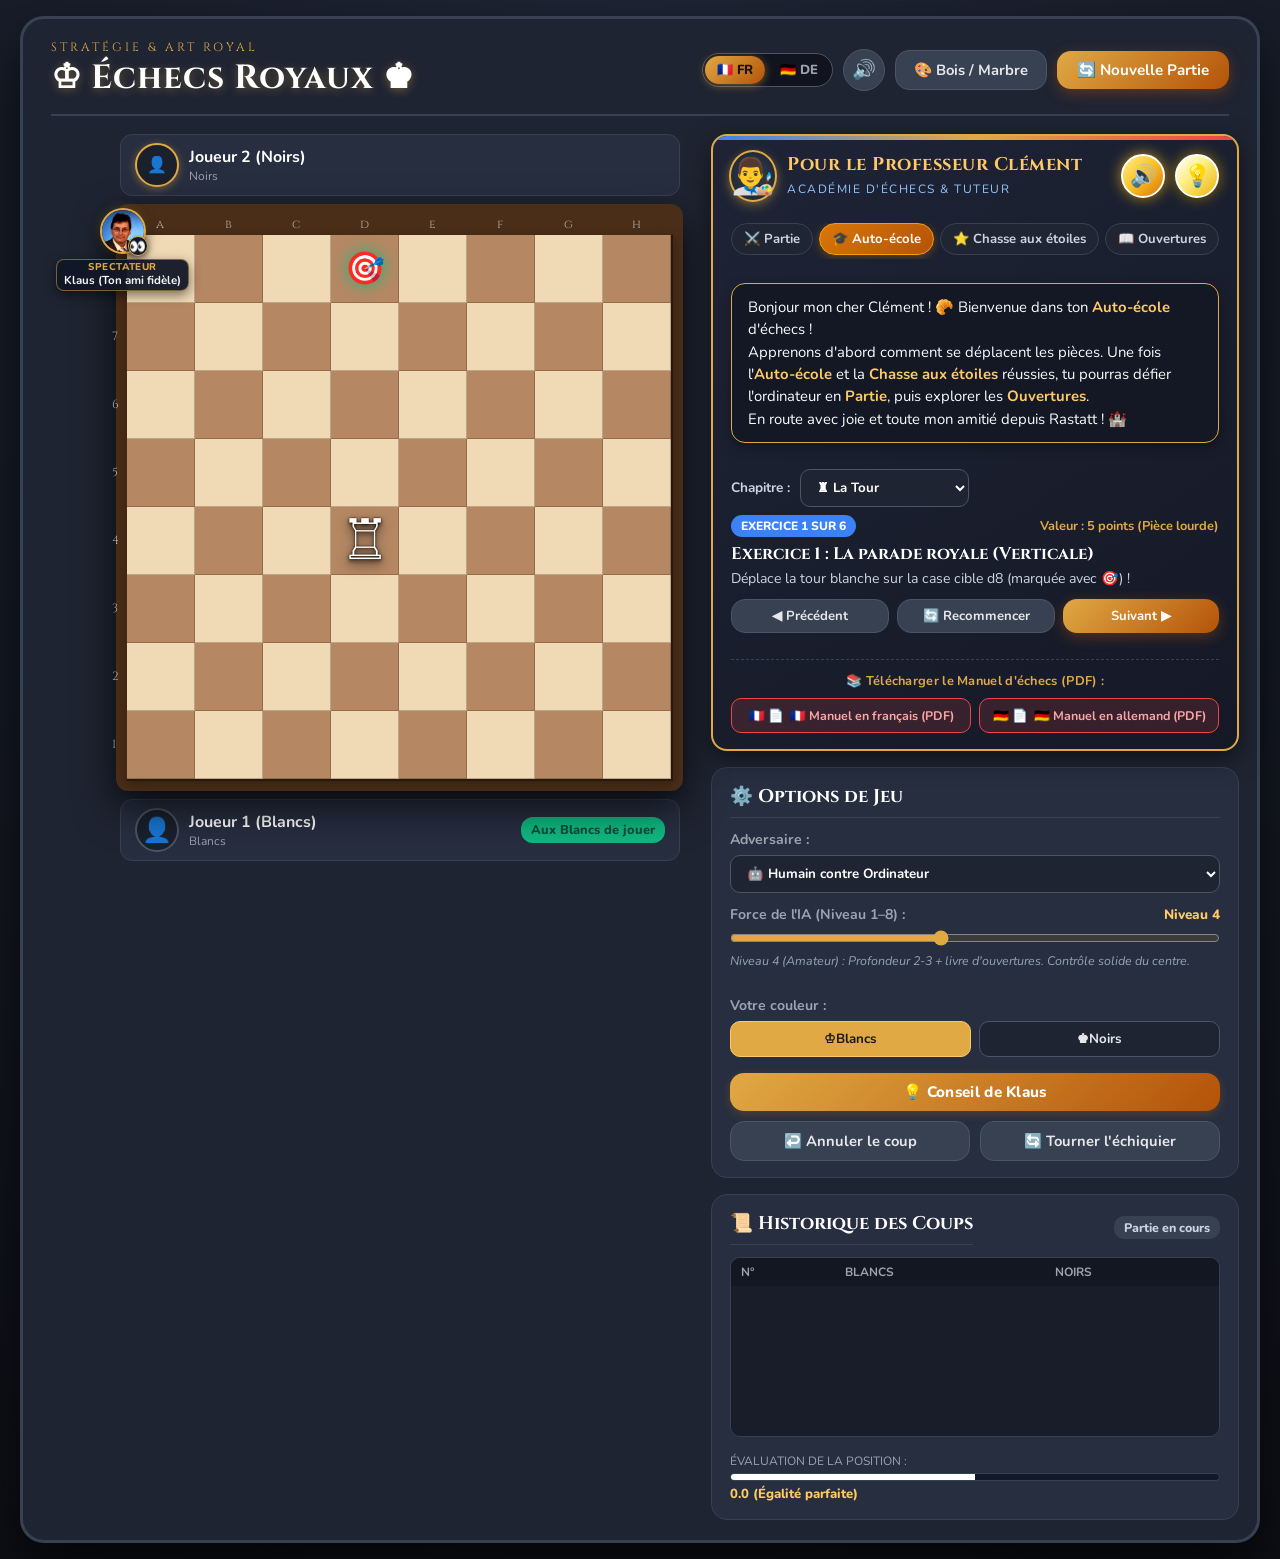
<file: index.html>
<!DOCTYPE html>
<html lang="fr">
<head>
  <meta charset="UTF-8">
  <meta name="viewport" content="width=device-width, initial-scale=1.0">
  <title>Échecs Royaux – Maître &amp; IA</title>
  <link rel="preconnect" href="https://fonts.googleapis.com">
  <link rel="preconnect" href="https://fonts.gstatic.com" crossorigin>
  <link href="https://fonts.googleapis.com/css2?family=Cinzel:wght@600;700;800&family=Nunito:wght@600;700;800&display=swap" rel="stylesheet">
  <link rel="stylesheet" href="chess.css">
</head>
<body>
  <div class="chess-app-container">
    
    <!-- Oberer Kopfbereich mit Sprach-Umschalter -->
    <header class="chess-header">
      <div class="header-branding">
        <span class="chess-subtitle" data-i18n="appSubtitle">Stratégie &amp; Art Royal</span>
        <h1 class="chess-title" data-i18n="appTitle">♔ Échecs Royaux ♚</h1>
      </div>

      <div class="header-actions">
        <!-- Sprachauswahl: FR / DE -->
        <div class="lang-switch-group">
          <button id="btn-lang-fr" class="lang-btn active" title="Français">🇫🇷 FR</button>
          <button id="btn-lang-de" class="lang-btn" title="Deutsch">🇩🇪 DE</button>
        </div>

        <button id="btn-sound" class="btn-icon" title="Son activé/désactivé" data-i18n-title="btnSoundTitle">🔊</button>
        <button id="btn-theme" class="btn-secondary" title="Changer de thème" data-i18n="btnTheme" data-i18n-title="btnThemeTitle">🎨 Bois / Marbre</button>
        <button id="btn-new-game" class="btn-primary" title="Commencer une nouvelle partie" data-i18n="btnNewGame" data-i18n-title="btnNewGameTitle">🔄 Nouvelle Partie</button>
      </div>
    </header>

    <!-- Hauptbereich: Brett & Seitenleiste -->
    <main class="chess-main-layout">
      
      <!-- Linke Spalte / Schachbrett -->
      <section class="board-column">
        
        <!-- Oberer Spieler (Gegner / KI) -->
        <div class="player-bar top-player" id="black-player-bar">
          <div class="player-meta">
            <div class="player-photo-wrap" id="top-player-avatar">🤖</div>
            <div class="player-text">
              <strong id="top-player-name">Ordinateur (Niveau 4)</strong>
              <span class="player-color-tag" id="top-player-color" data-i18n="colorBlack">Noirs</span>
            </div>
          </div>
          <div class="captured-box" id="top-captured">
            <span class="captured-list"></span>
            <span class="material-advantage" id="top-adv"></span>
          </div>
          <div class="thinking-spinner hidden" id="ai-thinking-indicator">
            <div class="spinner-dot"></div>
            <span data-i18n="thinking">Réflexion en cours...</span>
          </div>
        </div>

        <!-- Das 8x8 Schachbrett -->
        <div class="board-wrapper" id="board-wrapper">
          <!-- Zuschauer: Ton ami am linken oberen Eck des Bretts -->
          <div class="board-spectator" id="board-spectator" title="Ton ami fidèle Klaus regarde la partie avec attention 👀" data-i18n-title="spectatorTooltip">
            <div class="spectator-avatar-frame">
              <img src="ami.jpg" alt="Klaus" class="spectator-photo">
              <span class="spectator-eye-badge" title="Schaut zu">👀</span>
            </div>
            <div class="spectator-info">
              <span class="spectator-role" data-i18n="spectatorRole">Spectateur</span>
              <span class="spectator-name" id="spectator-name" data-i18n="spectatorName">Klaus (Ton ami fidèle)</span>
            </div>
          </div>

          <div class="coordinates-top-bottom">
            <span>a</span><span>b</span><span>c</span><span>d</span><span>e</span><span>f</span><span>g</span><span>h</span>
          </div>
          <div class="coordinates-left-right">
            <span>8</span><span>7</span><span>6</span><span>5</span><span>4</span><span>3</span><span>2</span><span>1</span>
          </div>
          <div id="chess-board" class="chess-grid"></div>
        </div>

        <!-- Unterer Spieler (Mensch / Clément) -->
        <div class="player-bar bottom-player" id="white-player-bar">
          <div class="player-meta">
            <div class="player-icon-wrap" id="bottom-player-avatar">👤</div>
            <div class="player-text">
              <strong id="bottom-player-name" data-i18n="playerHuman">Clément (Joueur)</strong>
              <span class="player-color-tag" id="bottom-player-color" data-i18n="colorWhite">Blancs</span>
            </div>
          </div>
          <div class="captured-box" id="bottom-captured">
            <span class="captured-list"></span>
            <span class="material-advantage" id="bottom-adv"></span>
          </div>
          <div class="turn-status-badge" id="turn-badge" data-i18n="turnWhite">Aux Blancs de jouer</div>
        </div>

      </section>

      <!-- Rechte Spalte: Einstellungen, Stärke & Züge-Historie -->
      <aside class="sidebar-column">
        
        <!-- Einstellungen & Level -->
        <div class="panel-box settings-panel">
          <h2 class="panel-title" data-i18n="settingsTitle">⚙️ Options de Jeu</h2>
          
          <div class="setting-row">
            <label for="game-mode" data-i18n="labelOpponent">Adversaire :</label>
            <select id="game-mode" class="custom-select">
              <option value="ai" data-i18n="modeAi">🤖 Humain contre Ordinateur</option>
              <option value="pvp" data-i18n="modePvp">👥 2 Joueurs (en local sur l'appareil)</option>
            </select>
          </div>

          <div class="setting-row" id="level-container">
            <div class="level-header">
              <label for="ai-level" data-i18n="labelAiLevel">Force de l'IA (Niveau 1–8) :</label>
              <span class="level-badge" id="level-display">Niveau 4</span>
            </div>
            <input type="range" id="ai-level" min="1" max="8" value="4" class="custom-slider">
            <div class="level-description" id="level-desc">
              Niveau 4 (Amateur) : Profondeur 2. Anticipe 2 demi-coups, contrôle solide du centre.
            </div>
          </div>

          <div class="setting-row" id="color-select-container">
            <label data-i18n="labelYourColor">Votre couleur :</label>
            <div class="color-toggle-group">
              <button class="color-btn active" data-color="w">♔ <span data-i18n="colorWhite">Blancs</span></button>
              <button class="color-btn" data-color="b">♚ <span data-i18n="colorBlack">Noirs</span></button>
            </div>
          </div>

          <div class="panel-actions">
            <button id="btn-game-hint" class="btn-primary" title="Demander un conseil à Klaus pour le prochain coup" data-i18n="btnGameHint" data-i18n-title="btnGameHintTitle">💡 Conseil de Klaus</button>
            <button id="btn-undo" class="btn-secondary" title="Revenir au coup précédent" data-i18n="btnUndo" data-i18n-title="btnUndoTitle">↩️ Annuler le coup</button>
            <button id="btn-flip" class="btn-secondary" title="Pivoter l'échiquier à 180 degrés" data-i18n="btnFlip" data-i18n-title="btnFlipTitle">🔄 Tourner l'échiquier</button>
          </div>
        </div>

        <!-- Partie-Status & Züge-Protokoll -->
        <div class="panel-box moves-panel">
          <div class="moves-header">
            <h2 class="panel-title" data-i18n="movesTitle">📜 Historique des Coups</h2>
            <span class="status-pill" id="game-status-pill" data-i18n="statusRunning">Partie en cours</span>
          </div>

          <div class="moves-history" id="moves-history">
            <table class="moves-table">
              <thead>
                <tr>
                  <th data-i18n="colMoveNum">N°</th>
                  <th data-i18n="colWhite">Blancs</th>
                  <th data-i18n="colBlack">Noirs</th>
                </tr>
              </thead>
              <tbody id="moves-list"></tbody>
            </table>
          </div>

          <div class="engine-info" id="engine-eval-box">
            <span class="eval-label" data-i18n="evalLabel">Évaluation de la position :</span>
            <div class="eval-bar-wrapper">
              <div class="eval-bar-fill" id="eval-bar" style="width: 50%;"></div>
            </div>
            <span class="eval-score" id="eval-score">0.0 (Égalité parfaite)</span>
          </div>
        </div>

      </aside>
    </main>

  </div>

  <!-- Modal für Bauern-Umwandlung (Pawn Promotion) -->
  <div id="modal-promotion" class="modal-backdrop hidden">
    <div class="modal-content promotion-content">
      <h3 class="promotion-title" data-i18n="promoTitle">Promotion du pion en :</h3>
      <div class="promotion-choices" id="promotion-choices">
        <button class="promo-choice-btn" data-piece="q" data-i18n="pieceQueen">♛ Dame</button>
        <button class="promo-choice-btn" data-piece="r" data-i18n="pieceRook">♜ Tour</button>
        <button class="promo-choice-btn" data-piece="b" data-i18n="pieceBishop">♝ Fou</button>
        <button class="promo-choice-btn" data-piece="n" data-i18n="pieceKnight">♞ Cavalier</button>
      </div>
    </div>
  </div>

  <!-- Modal: Spielende (Schachmatt / Patt / Remis) -->
  <div id="modal-gameover" class="modal-backdrop hidden">
    <div class="modal-content gameover-content">
      <div class="gameover-trophy" id="go-icon">🏆</div>
      <h2 class="gameover-title" id="go-title" data-i18n="goTitleCheckmate">Échec et Mat !</h2>
      <p class="gameover-desc" id="go-desc" data-i18n="goDescCheckmate">Les Blancs remportent la victoire par échec et mat !</p>
      <button id="btn-restart-gameover" class="btn-primary btn-large" data-i18n="btnRestart">Commencer une nouvelle partie</button>
    </div>
  </div>

  <script src="i18n.js"></script>
  <script src="chess.js"></script>
  <script src="tutor.js"></script>
</body>
</html>
</file>
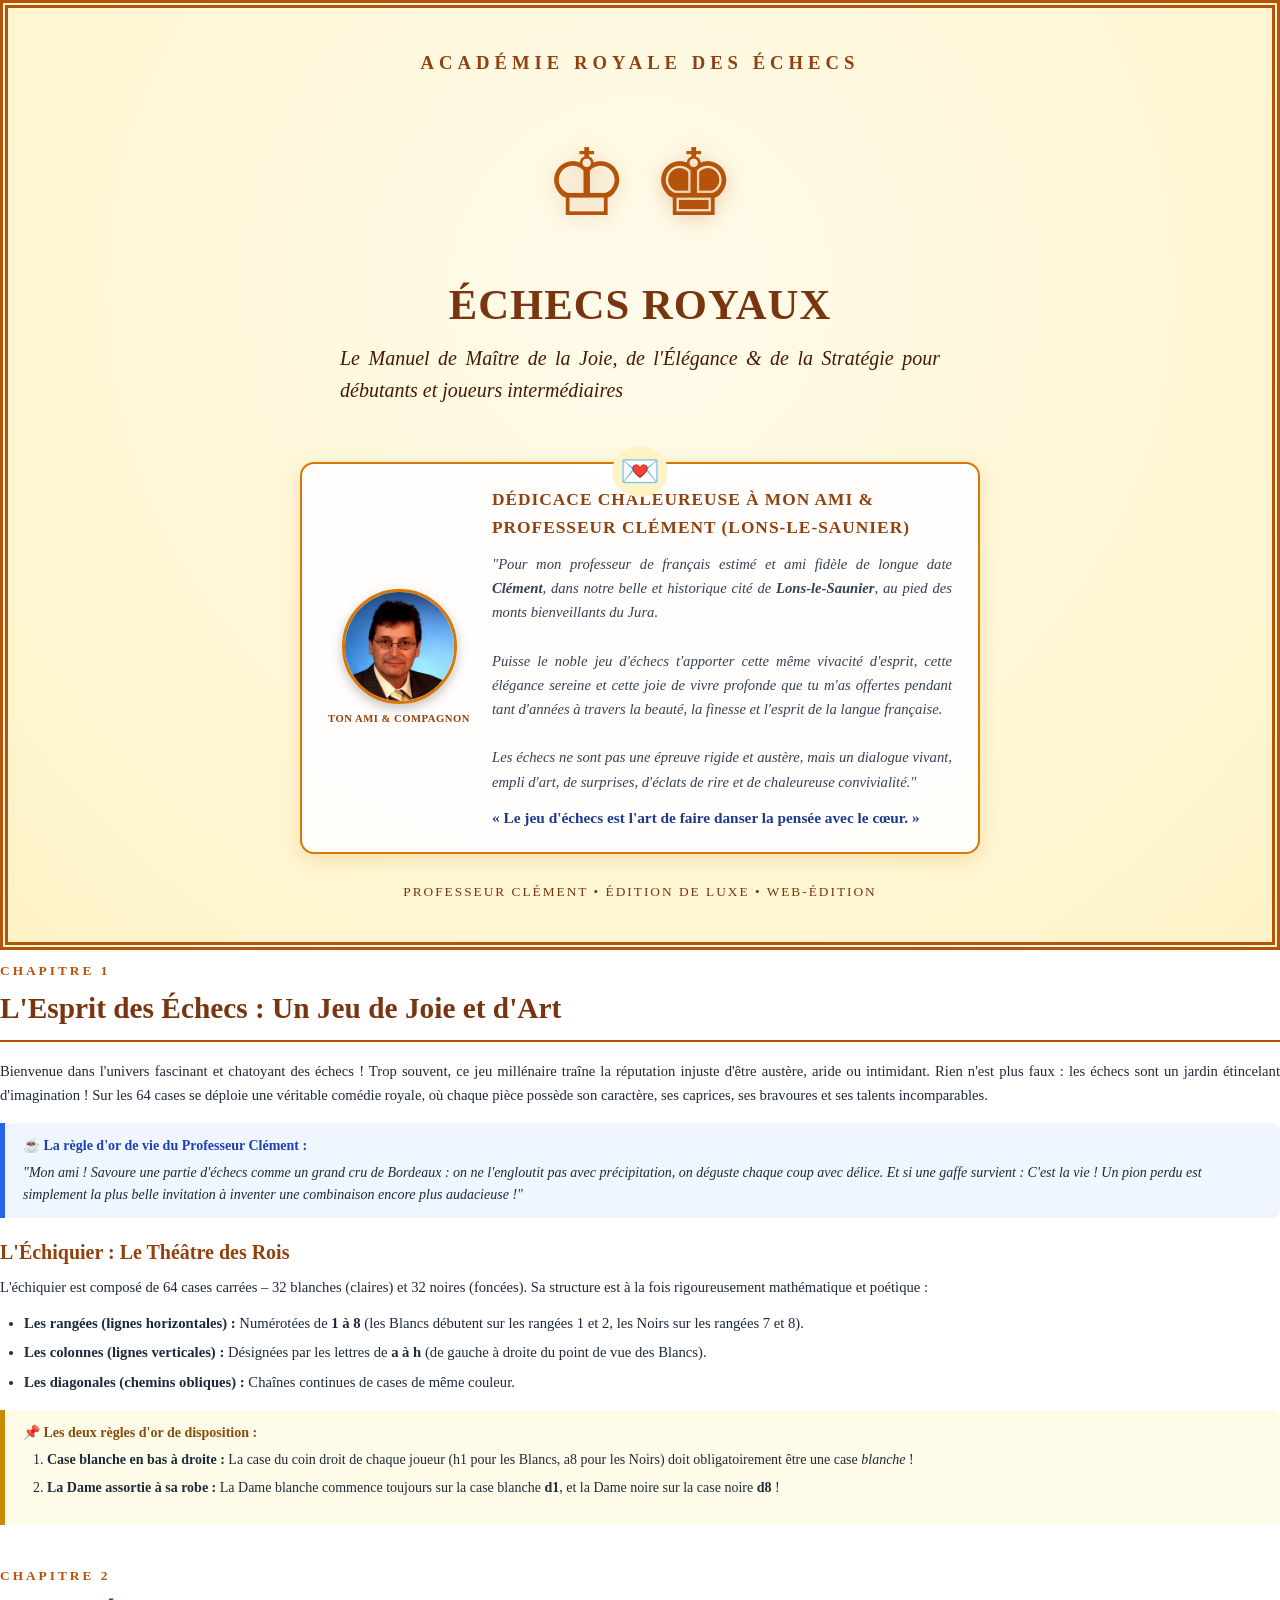
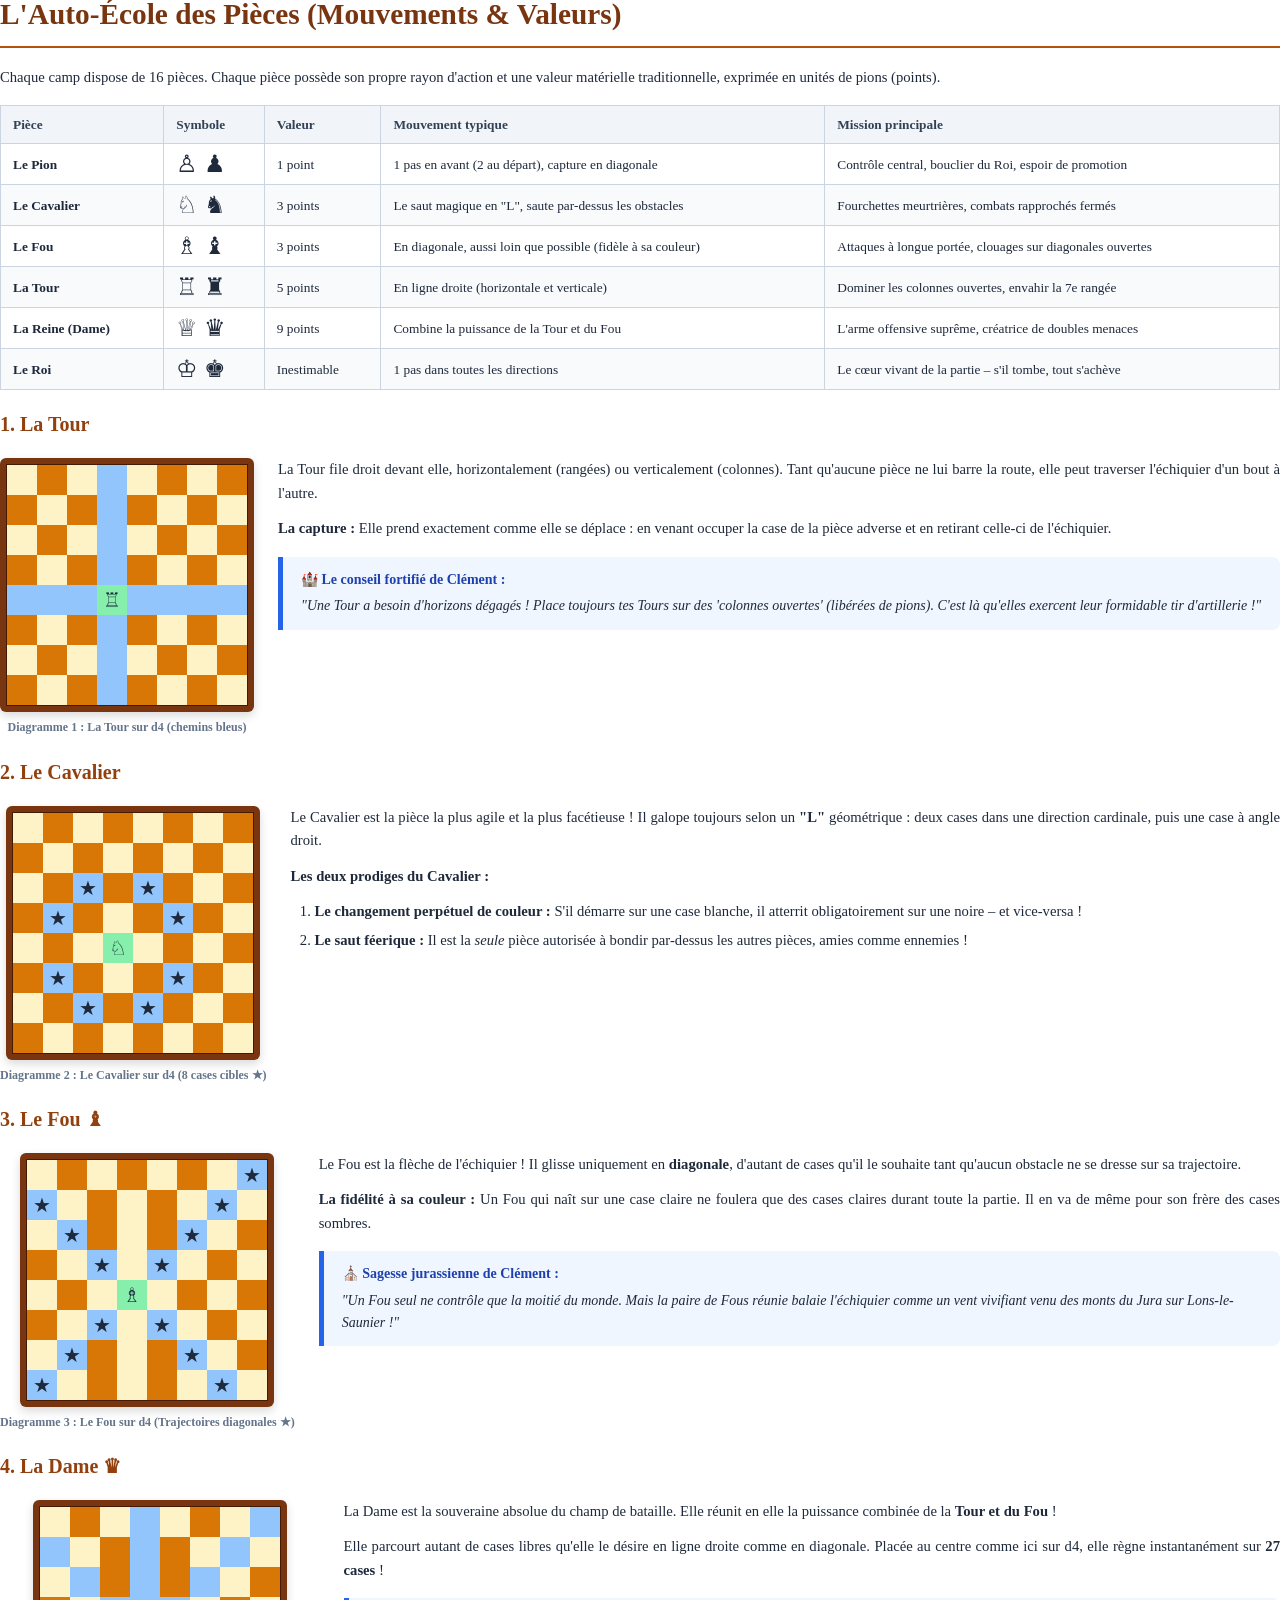
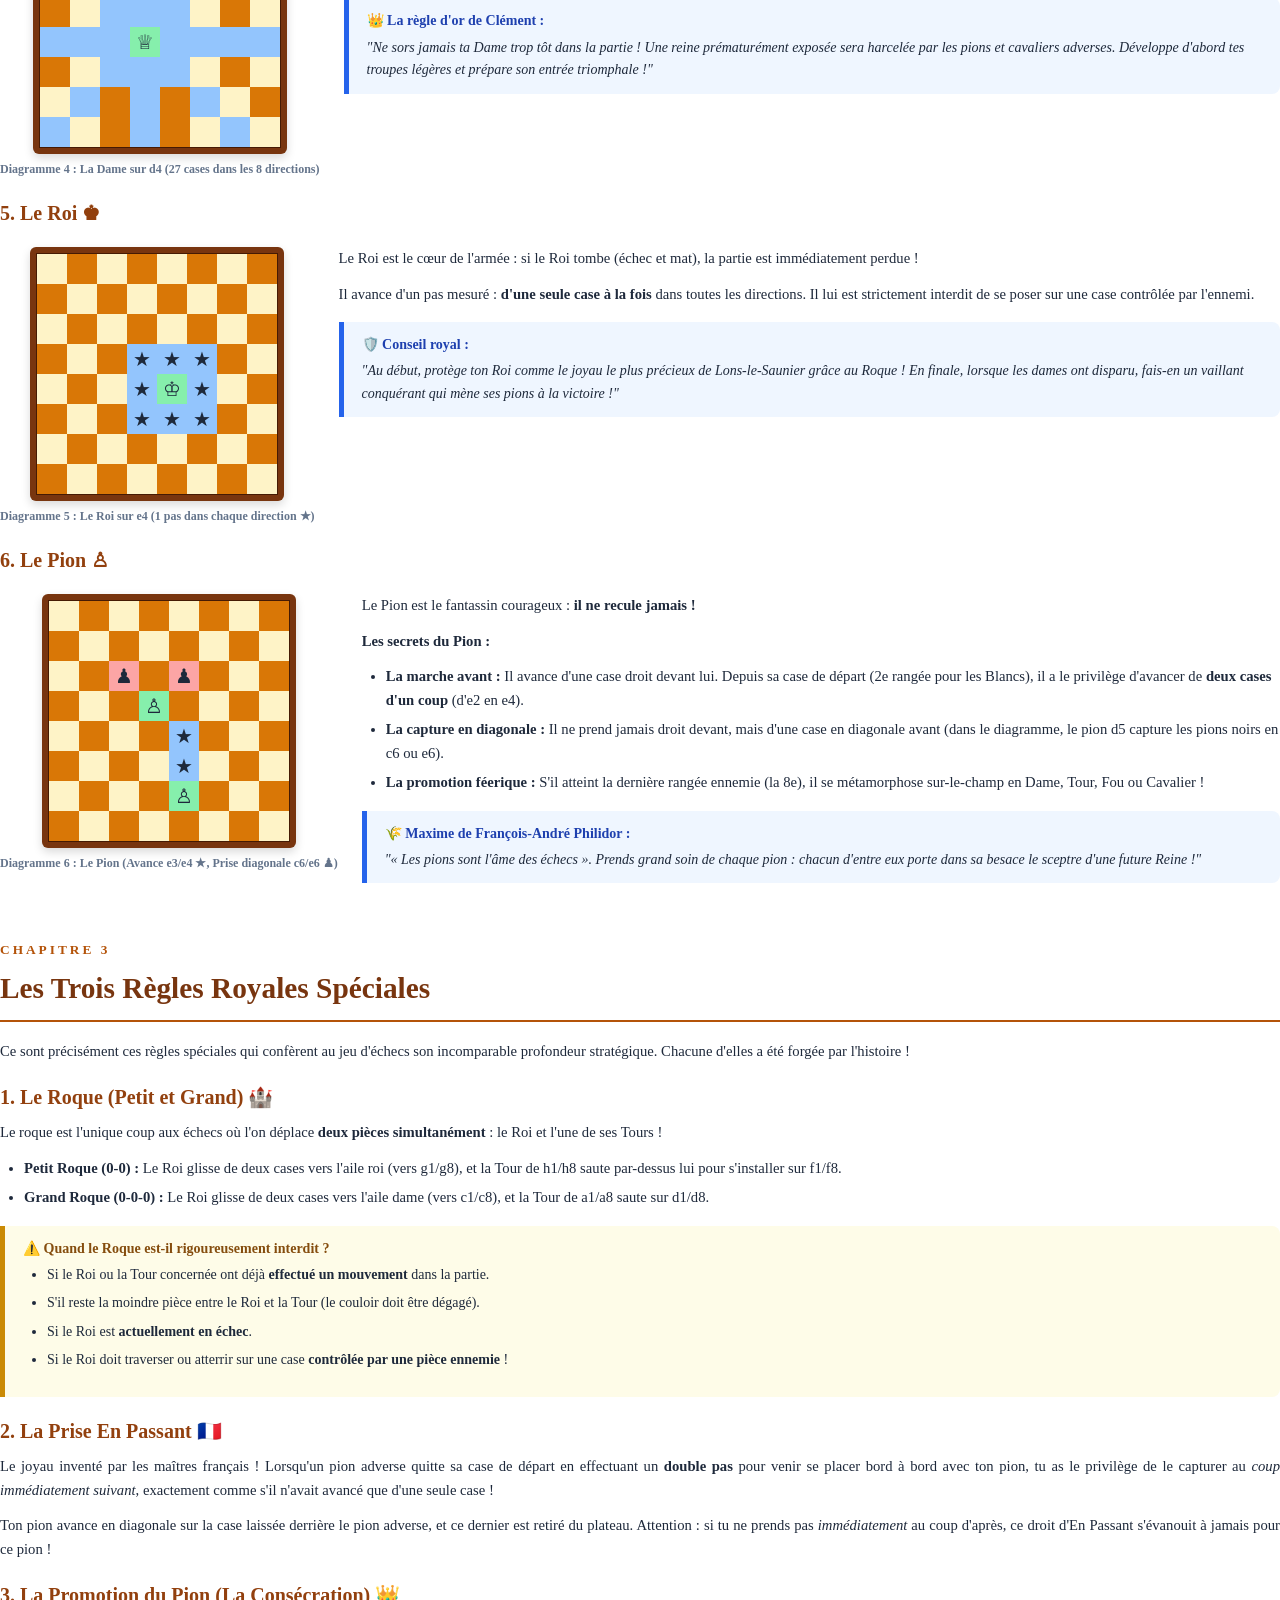
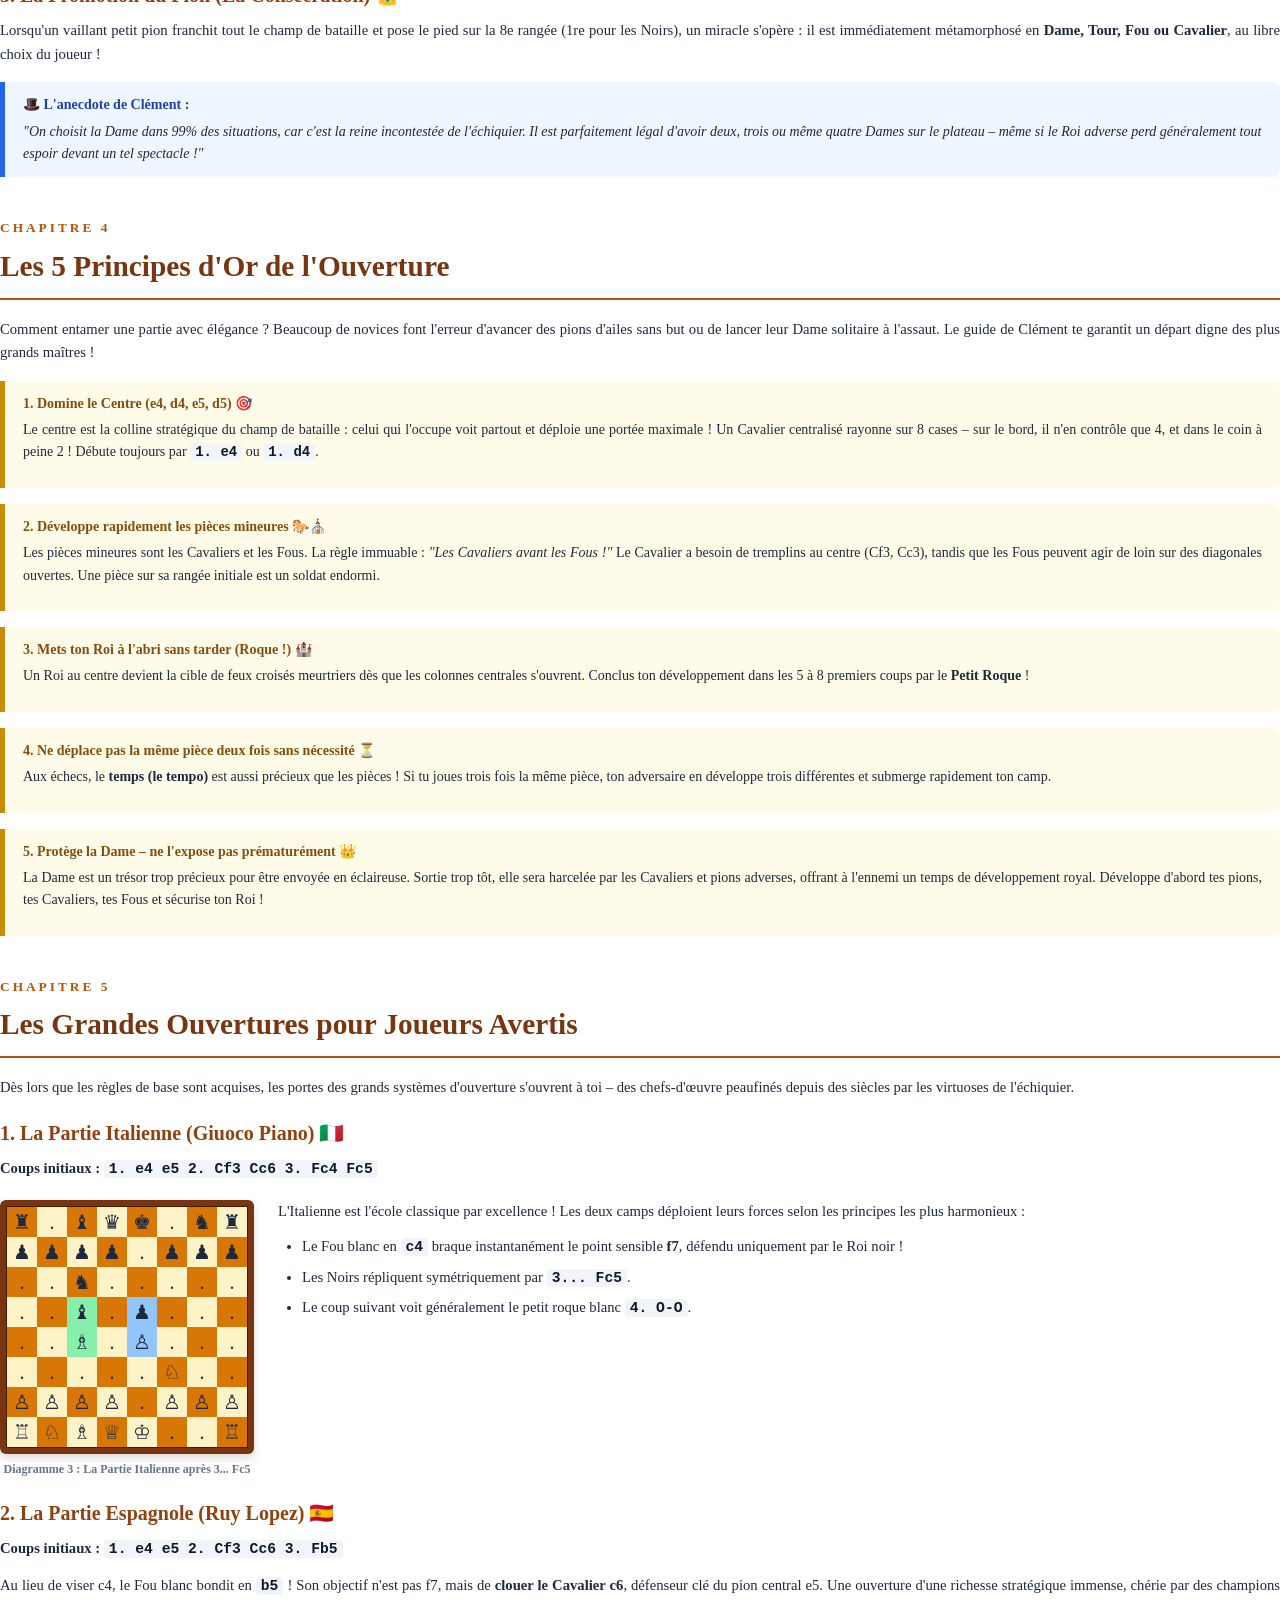
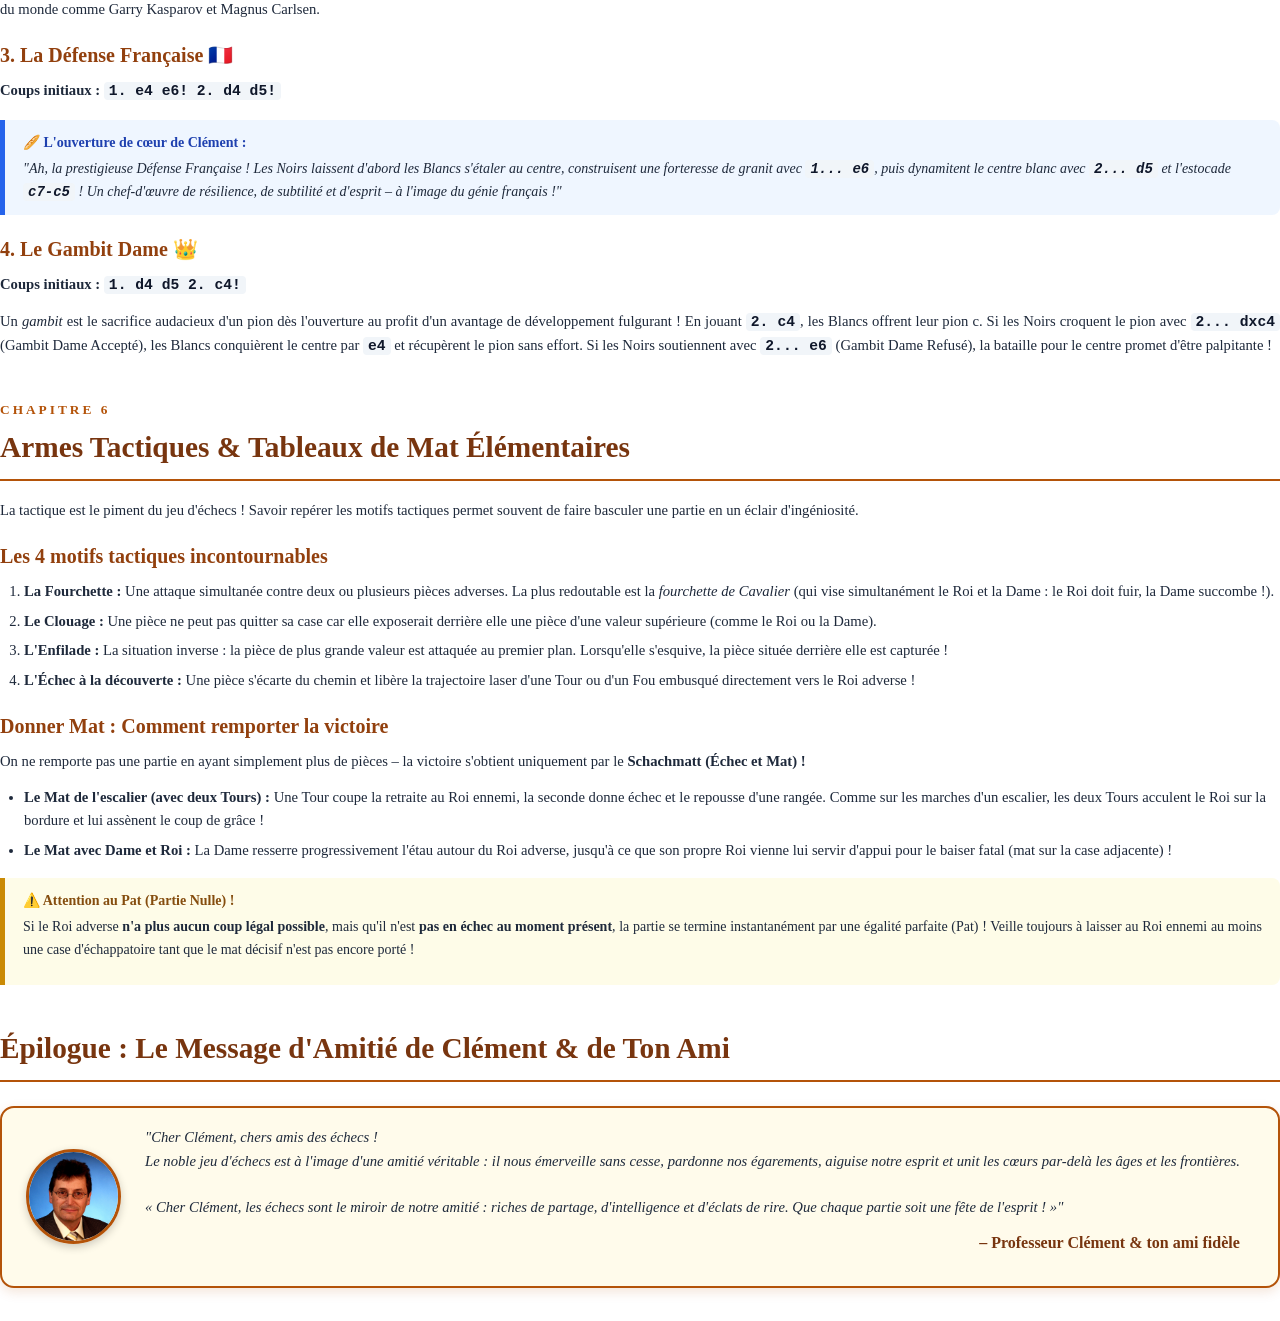
<file: Manuel_Echecs_Professeur_Clement.html>
<!DOCTYPE html>
<html lang="fr">
<head>
  <meta charset="UTF-8">
  <title>Échecs Royaux – Manuel du Professeur Clément</title>
  <style>
    @page {
      size: A4;
      margin: 18mm 16mm 18mm 16mm;
      @bottom-right {
        content: counter(page);
      }
    }

    * {
      box-sizing: border-box;
      margin: 0;
      padding: 0;
    }

    body {
      font-family: 'Georgia', 'Times New Roman', serif;
      color: #1e293b;
      line-height: 1.6;
      background: #fff;
      font-size: 11pt;
    }

    .page-break {
      page-break-after: always;
      break-after: page;
    }

    /* Page de couverture */
    .cover-page {
      height: 100vh;
      min-height: 950px;
      display: flex;
      flex-direction: column;
      justify-content: space-between;
      align-items: center;
      text-align: center;
      padding: 40px 20px;
      border: 8px double #b45309;
      background: radial-gradient(circle at 50% 30%, #fffbeb 0%, #fef3c7 100%);
    }

    .cover-top-badge {
      font-size: 14pt;
      letter-spacing: 5px;
      text-transform: uppercase;
      color: #92400e;
      font-weight: bold;
    }

    .cover-crown {
      font-size: 70pt;
      color: #b45309;
      margin: 20px 0;
      filter: drop-shadow(0 4px 10px rgba(180, 83, 9, 0.3));
    }

    .cover-title {
      font-size: 32pt;
      color: #78350f;
      font-weight: 800;
      line-height: 1.2;
      margin-bottom: 12px;
      letter-spacing: 1px;
    }

    .cover-subtitle {
      font-size: 15pt;
      color: #451a03;
      font-style: italic;
      max-width: 600px;
      margin-bottom: 30px;
    }

    .dedication-box {
      background: rgba(255, 255, 255, 0.92);
      border: 2px solid #d97706;
      border-radius: 14px;
      padding: 22px 26px;
      max-width: 680px;
      margin: 15px auto;
      box-shadow: 0 4px 18px rgba(217, 119, 6, 0.2);
      position: relative;
    }

    .dedication-flex {
      display: flex;
      gap: 22px;
      align-items: center;
      text-align: left;
    }

    .friend-book-photo-wrap {
      display: flex;
      flex-direction: column;
      align-items: center;
      gap: 6px;
      flex-shrink: 0;
    }

    .friend-book-photo {
      width: 115px;
      height: 115px;
      border-radius: 50%;
      border: 3px solid #d97706;
      object-fit: cover;
      box-shadow: 0 4px 12px rgba(0, 0, 0, 0.25);
    }

    .photo-caption {
      font-size: 8pt;
      font-weight: bold;
      color: #92400e;
      text-transform: uppercase;
      letter-spacing: 0.5px;
      text-align: center;
    }

    .epilogue-flex {
      display: flex;
      gap: 24px;
      align-items: center;
      margin-top: 24px;
      background: #fffbeb;
      border: 2px solid #b45309;
      border-radius: 14px;
      padding: 18px 24px;
      box-shadow: 0 4px 12px rgba(180, 83, 9, 0.15);
    }

    .epilogue-photo {
      width: 95px;
      height: 95px;
      border-radius: 50%;
      border: 3px solid #b45309;
      object-fit: cover;
      flex-shrink: 0;
      box-shadow: 0 3px 8px rgba(0,0,0,0.2);
    }

    .dedication-box::before {
      content: '💌';
      font-size: 24pt;
      position: absolute;
      top: -18px;
      left: 50%;
      transform: translateX(-50%);
      background: #fef3c7;
      padding: 0 8px;
      border-radius: 50%;
    }

    .dedication-title {
      font-size: 13pt;
      font-weight: bold;
      color: #92400e;
      margin-bottom: 10px;
      text-transform: uppercase;
      letter-spacing: 1px;
    }

    .dedication-text {
      font-size: 11pt;
      color: #334155;
      font-style: italic;
      line-height: 1.65;
    }

    .dedication-french {
      font-size: 11.5pt;
      color: #1e3a8a;
      font-weight: bold;
      margin-top: 10px;
      display: block;
    }

    .cover-footer {
      font-size: 10pt;
      color: #78350f;
      letter-spacing: 2px;
    }

    /* Style des chapitres */
    .chapter {
      padding-top: 10px;
      margin-bottom: 30px;
    }

    .chapter-num {
      font-size: 10pt;
      text-transform: uppercase;
      letter-spacing: 3px;
      color: #b45309;
      font-weight: bold;
      margin-bottom: 4px;
    }

    h1.chapter-title {
      font-size: 22pt;
      color: #78350f;
      border-bottom: 2px solid #b45309;
      padding-bottom: 8px;
      margin-bottom: 18px;
    }

    h2 {
      font-size: 15pt;
      color: #92400e;
      margin-top: 18px;
      margin-bottom: 8px;
    }

    h3 {
      font-size: 12.5pt;
      color: #1e3a8a;
      margin-top: 14px;
      margin-bottom: 6px;
    }

    p {
      margin-bottom: 12px;
      text-align: justify;
    }

    /* Conseils du Professeur Clément */
    .clement-tip {
      background: #eff6ff;
      border-left: 5px solid #2563eb;
      border-radius: 0 8px 8px 0;
      padding: 12px 18px;
      margin: 16px 0;
      font-size: 10.5pt;
      position: relative;
    }

    .clement-tip-header {
      font-weight: bold;
      color: #1e40af;
      margin-bottom: 4px;
      display: flex;
      align-items: center;
      gap: 6px;
    }

    .clement-tip-text {
      color: #1e293b;
      font-style: italic;
    }

    .wisdom-box {
      background: #fefce8;
      border-left: 5px solid #ca8a04;
      border-radius: 0 8px 8px 0;
      padding: 12px 18px;
      margin: 16px 0;
      font-size: 10.5pt;
    }

    .wisdom-title {
      font-weight: bold;
      color: #854d0e;
      margin-bottom: 4px;
    }

    /* Échiquiers & Diagrammes */
    .diagram-container {
      display: flex;
      gap: 24px;
      align-items: flex-start;
      margin: 18px 0;
      page-break-inside: avoid;
    }

    .diagram-board-wrap {
      flex-shrink: 0;
      text-align: center;
    }

    .board-frame {
      display: inline-block;
      background: #78350f;
      padding: 6px;
      border-radius: 6px;
      box-shadow: 0 4px 10px rgba(0,0,0,0.15);
    }

    .board-grid {
      display: grid;
      grid-template-columns: repeat(8, 30px);
      grid-template-rows: repeat(8, 30px);
      border: 1px solid #451a03;
    }

    .d-sq {
      width: 30px;
      height: 30px;
      display: flex;
      align-items: center;
      justify-content: center;
      font-size: 20px;
      position: relative;
      user-select: none;
    }

    .d-sq.light { background: #fef3c7; }
    .d-sq.dark { background: #d97706; }
    .d-sq.path { background: #93c5fd !important; }
    .d-sq.target { background: #86efac !important; }
    .d-sq.danger { background: #fca5a5 !important; }

    .diagram-caption {
      font-size: 9pt;
      color: #64748b;
      margin-top: 6px;
      font-weight: bold;
    }

    .diagram-explanation {
      flex: 1;
    }

    /* Tableaux */
    table.chess-table {
      width: 100%;
      border-collapse: collapse;
      margin: 16px 0;
      font-size: 10pt;
    }

    table.chess-table th, table.chess-table td {
      border: 1px solid #cbd5e1;
      padding: 8px 12px;
      text-align: left;
    }

    table.chess-table th {
      background: #f1f5f9;
      color: #334155;
      font-weight: bold;
    }

    table.chess-table tr:nth-child(even) {
      background: #f8fafc;
    }

    .piece-symbol-large {
      font-size: 18pt;
      line-height: 1;
    }

    .san-move {
      font-family: monospace;
      font-weight: bold;
      background: #f1f5f9;
      padding: 1px 5px;
      border-radius: 4px;
      color: #0f172a;
    }

    .gold-accent {
      color: #b45309;
      font-weight: bold;
    }

    ul, ol {
      margin-left: 24px;
      margin-bottom: 14px;
    }

    li {
      margin-bottom: 6px;
    }
  </style>
</head>
<body>

  <!-- ===================================================================== -->
  <!-- PAGE DE COUVERTURE -->
  <!-- ===================================================================== -->
  <div class="cover-page page-break">
    <div class="cover-top-badge">Académie Royale des Échecs</div>
    
    <div>
      <div class="cover-crown">♔ ♚</div>
      <h1 class="cover-title">ÉCHECS ROYAUX</h1>
      <p class="cover-subtitle">Le Manuel de Maître de la Joie, de l'Élégance & de la Stratégie pour débutants et joueurs intermédiaires</p>
    </div>

    <!-- DÉDICACE PERSONNELLE AVEC PHOTO DE L'AMI -->
    <div class="dedication-box">
      <div class="dedication-flex">
        <div class="friend-book-photo-wrap">
          <img src="ami.jpg" alt="Ton ami fidèle" class="friend-book-photo">
          <span class="photo-caption">Ton ami &amp; Compagnon</span>
        </div>
        <div>
          <div class="dedication-title">Dédicace chaleureuse à mon ami &amp; professeur Clément (Lons-le-Saunier)</div>
          <p class="dedication-text">
            "Pour mon professeur de français estimé et ami fidèle de longue date <strong>Clément</strong>, dans notre belle et historique cité de <strong>Lons-le-Saunier</strong>, au pied des monts bienveillants du Jura.<br><br>
            Puisse le noble jeu d'échecs t'apporter cette même vivacité d'esprit, cette élégance sereine et cette joie de vivre profonde que tu m'as offertes pendant tant d'années à travers la beauté, la finesse et l'esprit de la langue française.<br><br>
            Les échecs ne sont pas une épreuve rigide et austère, mais un dialogue vivant, empli d'art, de surprises, d'éclats de rire et de chaleureuse convivialité."
          </p>
          <span class="dedication-french">« Le jeu d'échecs est l'art de faire danser la pensée avec le cœur. »</span>
        </div>
      </div>
    </div>

    <div class="cover-footer">
      PROFESSEUR CLÉMENT &bull; ÉDITION DE LUXE &bull; WEB-ÉDITION
    </div>
  </div>

  <!-- ===================================================================== -->
  <!-- CHAPITRE 1: PROLOGUE & PHILOSOPHIE DU JEU D'ÉCHECS -->
  <!-- ===================================================================== -->
  <div class="chapter">
    <div class="chapter-num">Chapitre 1</div>
    <h1 class="chapter-title">L'Esprit des Échecs : Un Jeu de Joie et d'Art</h1>

    <p>
      Bienvenue dans l'univers fascinant et chatoyant des échecs ! Trop souvent, ce jeu millénaire traîne la réputation injuste d'être austère, aride ou intimidant. 
      Rien n'est plus faux : les échecs sont un jardin étincelant d'imagination ! Sur les 64 cases se déploie une véritable comédie royale, où chaque pièce possède son caractère, ses caprices, ses bravoures et ses talents incomparables.
    </p>

    <div class="clement-tip">
      <div class="clement-tip-header">☕ La règle d'or de vie du Professeur Clément :</div>
      <div class="clement-tip-text">
        "Mon ami ! Savoure une partie d'échecs comme un grand cru de Bordeaux : on ne l'engloutit pas avec précipitation, on déguste chaque coup avec délice. Et si une gaffe survient : <em>C'est la vie !</em> Un pion perdu est simplement la plus belle invitation à inventer une combinaison encore plus audacieuse !"
      </div>
    </div>

    <h2>L'Échiquier : Le Théâtre des Rois</h2>
    <p>
      L'échiquier est composé de 64 cases carrées – 32 blanches (claires) et 32 noires (foncées). Sa structure est à la fois rigoureusement mathématique et poétique :
    </p>
    <ul>
      <li><strong>Les rangées (lignes horizontales) :</strong> Numérotées de <strong>1 à 8</strong> (les Blancs débutent sur les rangées 1 et 2, les Noirs sur les rangées 7 et 8).</li>
      <li><strong>Les colonnes (lignes verticales) :</strong> Désignées par les lettres de <strong>a à h</strong> (de gauche à droite du point de vue des Blancs).</li>
      <li><strong>Les diagonales (chemins obliques) :</strong> Chaînes continues de cases de même couleur.</li>
    </ul>

    <div class="wisdom-box">
      <div class="wisdom-title">📌 Les deux règles d'or de disposition :</div>
      <ol>
        <li><strong>Case blanche en bas à droite :</strong> La case du coin droit de chaque joueur (h1 pour les Blancs, a8 pour les Noirs) doit obligatoirement être une case <em>blanche</em> !</li>
        <li><strong>La Dame assortie à sa robe :</strong> La Dame blanche commence toujours sur la case blanche <strong>d1</strong>, et la Dame noire sur la case noire <strong>d8</strong> !</li>
      </ol>
    </div>
  </div>

  <!-- ===================================================================== -->
  <!-- CHAPITRE 2: L'AUTO-ÉCOLE DES PIÈCES -->
  <!-- ===================================================================== -->
  <div class="chapter page-break">
    <div class="chapter-num">Chapitre 2</div>
    <h1 class="chapter-title">L'Auto-École des Pièces (Mouvements & Valeurs)</h1>

    <p>
      Chaque camp dispose de 16 pièces. Chaque pièce possède son propre rayon d'action et une valeur matérielle traditionnelle, exprimée en unités de pions (points).
    </p>

    <!-- TABLEAU DES PIÈCES -->
    <table class="chess-table">
      <thead>
        <tr>
          <th>Pièce</th>
          <th>Symbole</th>
          <th>Valeur</th>
          <th>Mouvement typique</th>
          <th>Mission principale</th>
        </tr>
      </thead>
      <tbody>
        <tr>
          <td><strong>Le Pion</strong></td>
          <td class="piece-symbol-large">♙ ♟</td>
          <td>1 point</td>
          <td>1 pas en avant (2 au départ), capture en diagonale</td>
          <td>Contrôle central, bouclier du Roi, espoir de promotion</td>
        </tr>
        <tr>
          <td><strong>Le Cavalier</strong></td>
          <td class="piece-symbol-large">♘ ♞</td>
          <td>3 points</td>
          <td>Le saut magique en "L", saute par-dessus les obstacles</td>
          <td>Fourchettes meurtrières, combats rapprochés fermés</td>
        </tr>
        <tr>
          <td><strong>Le Fou</strong></td>
          <td class="piece-symbol-large">♗ ♝</td>
          <td>3 points</td>
          <td>En diagonale, aussi loin que possible (fidèle à sa couleur)</td>
          <td>Attaques à longue portée, clouages sur diagonales ouvertes</td>
        </tr>
        <tr>
          <td><strong>La Tour</strong></td>
          <td class="piece-symbol-large">♖ ♜</td>
          <td>5 points</td>
          <td>En ligne droite (horizontale et verticale)</td>
          <td>Dominer les colonnes ouvertes, envahir la 7e rangée</td>
        </tr>
        <tr>
          <td><strong>La Reine (Dame)</strong></td>
          <td class="piece-symbol-large">♕ ♛</td>
          <td>9 points</td>
          <td>Combine la puissance de la Tour et du Fou</td>
          <td>L'arme offensive suprême, créatrice de doubles menaces</td>
        </tr>
        <tr>
          <td><strong>Le Roi</strong></td>
          <td class="piece-symbol-large">♔ ♚</td>
          <td>Inestimable</td>
          <td>1 pas dans toutes les directions</td>
          <td>Le cœur vivant de la partie – s'il tombe, tout s'achève</td>
        </tr>
      </tbody>
    </table>

    <!-- LA TOUR -->
    <h2>1. La Tour</h2>
    <div class="diagram-container">
      <div class="diagram-board-wrap">
        <div class="board-frame">
          <div class="board-grid">
            <div class="d-sq light"></div><div class="d-sq dark"></div><div class="d-sq light"></div><div class="d-sq path"></div><div class="d-sq light"></div><div class="d-sq dark"></div><div class="d-sq light"></div><div class="d-sq dark"></div>
            <div class="d-sq dark"></div><div class="d-sq light"></div><div class="d-sq dark"></div><div class="d-sq path"></div><div class="d-sq dark"></div><div class="d-sq light"></div><div class="d-sq dark"></div><div class="d-sq light"></div>
            <div class="d-sq light"></div><div class="d-sq dark"></div><div class="d-sq light"></div><div class="d-sq path"></div><div class="d-sq light"></div><div class="d-sq dark"></div><div class="d-sq light"></div><div class="d-sq dark"></div>
            <div class="d-sq dark"></div><div class="d-sq light"></div><div class="d-sq dark"></div><div class="d-sq path"></div><div class="d-sq dark"></div><div class="d-sq light"></div><div class="d-sq dark"></div><div class="d-sq light"></div>
            <div class="d-sq path"></div><div class="d-sq path"></div><div class="d-sq path"></div><div class="d-sq target">♖</div><div class="d-sq path"></div><div class="d-sq path"></div><div class="d-sq path"></div><div class="d-sq path"></div>
            <div class="d-sq dark"></div><div class="d-sq light"></div><div class="d-sq dark"></div><div class="d-sq path"></div><div class="d-sq dark"></div><div class="d-sq light"></div><div class="d-sq dark"></div><div class="d-sq light"></div>
            <div class="d-sq light"></div><div class="d-sq dark"></div><div class="d-sq light"></div><div class="d-sq path"></div><div class="d-sq light"></div><div class="d-sq dark"></div><div class="d-sq light"></div><div class="d-sq dark"></div>
            <div class="d-sq dark"></div><div class="d-sq light"></div><div class="d-sq dark"></div><div class="d-sq path"></div><div class="d-sq dark"></div><div class="d-sq light"></div><div class="d-sq dark"></div><div class="d-sq light"></div>
          </div>
        </div>
        <div class="diagram-caption">Diagramme 1 : La Tour sur d4 (chemins bleus)</div>
      </div>
      <div class="diagram-explanation">
        <p>
          La Tour file droit devant elle, horizontalement (rangées) ou verticalement (colonnes). Tant qu'aucune pièce ne lui barre la route, elle peut traverser l'échiquier d'un bout à l'autre.
        </p>
        <p>
          <strong>La capture :</strong> Elle prend exactement comme elle se déplace : en venant occuper la case de la pièce adverse et en retirant celle-ci de l'échiquier.
        </p>
        <div class="clement-tip">
          <div class="clement-tip-header">🏰 Le conseil fortifié de Clément :</div>
          <div class="clement-tip-text">
            "Une Tour a besoin d'horizons dégagés ! Place toujours tes Tours sur des 'colonnes ouvertes' (libérées de pions). C'est là qu'elles exercent leur formidable tir d'artillerie !"
          </div>
        </div>
      </div>
    </div>

    <!-- LE CAVALIER -->
    <h2>2. Le Cavalier</h2>
    <div class="diagram-container">
      <div class="diagram-board-wrap">
        <div class="board-frame">
          <div class="board-grid">
            <div class="d-sq light"></div><div class="d-sq dark"></div><div class="d-sq light"></div><div class="d-sq dark"></div><div class="d-sq light"></div><div class="d-sq dark"></div><div class="d-sq light"></div><div class="d-sq dark"></div>
            <div class="d-sq dark"></div><div class="d-sq light"></div><div class="d-sq dark"></div><div class="d-sq light"></div><div class="d-sq dark"></div><div class="d-sq light"></div><div class="d-sq dark"></div><div class="d-sq light"></div>
            <div class="d-sq light"></div><div class="d-sq dark"></div><div class="d-sq path">★</div><div class="d-sq dark"></div><div class="d-sq path">★</div><div class="d-sq dark"></div><div class="d-sq light"></div><div class="d-sq dark"></div>
            <div class="d-sq dark"></div><div class="d-sq path">★</div><div class="d-sq dark"></div><div class="d-sq light"></div><div class="d-sq dark"></div><div class="d-sq path">★</div><div class="d-sq dark"></div><div class="d-sq light"></div>
            <div class="d-sq light"></div><div class="d-sq dark"></div><div class="d-sq light"></div><div class="d-sq target">♘</div><div class="d-sq light"></div><div class="d-sq dark"></div><div class="d-sq light"></div><div class="d-sq dark"></div>
            <div class="d-sq dark"></div><div class="d-sq path">★</div><div class="d-sq dark"></div><div class="d-sq light"></div><div class="d-sq dark"></div><div class="d-sq path">★</div><div class="d-sq dark"></div><div class="d-sq light"></div>
            <div class="d-sq light"></div><div class="d-sq dark"></div><div class="d-sq path">★</div><div class="d-sq dark"></div><div class="d-sq path">★</div><div class="d-sq dark"></div><div class="d-sq light"></div><div class="d-sq dark"></div>
            <div class="d-sq dark"></div><div class="d-sq light"></div><div class="d-sq dark"></div><div class="d-sq light"></div><div class="d-sq dark"></div><div class="d-sq light"></div><div class="d-sq dark"></div><div class="d-sq light"></div>
          </div>
        </div>
        <div class="diagram-caption">Diagramme 2 : Le Cavalier sur d4 (8 cases cibles ★)</div>
      </div>
      <div class="diagram-explanation">
        <p>
          Le Cavalier est la pièce la plus agile et la plus facétieuse ! Il galope toujours selon un <strong>"L"</strong> géométrique : deux cases dans une direction cardinale, puis une case à angle droit.
        </p>
        <p>
          <strong>Les deux prodiges du Cavalier :</strong>
        </p>
        <ol>
          <li><strong>Le changement perpétuel de couleur :</strong> S'il démarre sur une case blanche, il atterrit obligatoirement sur une noire – et vice-versa !</li>
          <li><strong>Le saut féerique :</strong> Il est la <em>seule</em> pièce autorisée à bondir par-dessus les autres pièces, amies comme ennemies !</li>
        </ol>
      </div>
    </div>

    <!-- 3. LE FOU -->
    <h2>3. Le Fou ♝</h2>
    <div class="diagram-container">
      <div class="diagram-board-wrap">
        <div class="board-frame">
          <div class="board-grid">
            <!-- Fou sur d4 (row 4, col 3) - diagonales blanches -->
            <div class="d-sq light"></div><div class="d-sq dark"></div><div class="d-sq light"></div><div class="d-sq dark"></div><div class="d-sq light"></div><div class="d-sq dark"></div><div class="d-sq light"></div><div class="d-sq path">★</div>
            <div class="d-sq path">★</div><div class="d-sq light"></div><div class="d-sq dark"></div><div class="d-sq light"></div><div class="d-sq dark"></div><div class="d-sq light"></div><div class="d-sq path">★</div><div class="d-sq light"></div>
            <div class="d-sq light"></div><div class="d-sq path">★</div><div class="d-sq dark"></div><div class="d-sq light"></div><div class="d-sq dark"></div><div class="d-sq path">★</div><div class="d-sq light"></div><div class="d-sq dark"></div>
            <div class="d-sq dark"></div><div class="d-sq light"></div><div class="d-sq path">★</div><div class="d-sq light"></div><div class="d-sq path">★</div><div class="d-sq light"></div><div class="d-sq dark"></div><div class="d-sq light"></div>
            <div class="d-sq light"></div><div class="d-sq dark"></div><div class="d-sq light"></div><div class="d-sq target">♗</div><div class="d-sq light"></div><div class="d-sq dark"></div><div class="d-sq light"></div><div class="d-sq dark"></div>
            <div class="d-sq dark"></div><div class="d-sq light"></div><div class="d-sq path">★</div><div class="d-sq light"></div><div class="d-sq path">★</div><div class="d-sq light"></div><div class="d-sq dark"></div><div class="d-sq light"></div>
            <div class="d-sq light"></div><div class="d-sq path">★</div><div class="d-sq dark"></div><div class="d-sq light"></div><div class="d-sq dark"></div><div class="d-sq path">★</div><div class="d-sq light"></div><div class="d-sq dark"></div>
            <div class="d-sq path">★</div><div class="d-sq light"></div><div class="d-sq dark"></div><div class="d-sq light"></div><div class="d-sq dark"></div><div class="d-sq light"></div><div class="d-sq path">★</div><div class="d-sq light"></div>
          </div>
        </div>
        <div class="diagram-caption">Diagramme 3 : Le Fou sur d4 (Trajectoires diagonales ★)</div>
      </div>
      <div class="diagram-explanation">
        <p>
          Le Fou est la flèche de l'échiquier ! Il glisse uniquement en <strong>diagonale</strong>, d'autant de cases qu'il le souhaite tant qu'aucun obstacle ne se dresse sur sa trajectoire.
        </p>
        <p>
          <strong>La fidélité à sa couleur :</strong> Un Fou qui naît sur une case claire ne foulera que des cases claires durant toute la partie. Il en va de même pour son frère des cases sombres.
        </p>
        <div class="clement-tip">
          <div class="clement-tip-header">⛪ Sagesse jurassienne de Clément :</div>
          <div class="clement-tip-text">
            "Un Fou seul ne contrôle que la moitié du monde. Mais la paire de Fous réunie balaie l'échiquier comme un vent vivifiant venu des monts du Jura sur Lons-le-Saunier !"
          </div>
        </div>
      </div>
    </div>

    <!-- 4. LA DAME -->
    <h2>4. La Dame ♛</h2>
    <div class="diagram-container">
      <div class="diagram-board-wrap">
        <div class="board-frame">
          <div class="board-grid">
            <!-- Dame sur d4 (row 4, col 3) - 27 cases cibles ! -->
            <div class="d-sq light"></div><div class="d-sq dark"></div><div class="d-sq light"></div><div class="d-sq path"></div><div class="d-sq light"></div><div class="d-sq dark"></div><div class="d-sq light"></div><div class="d-sq path"></div>
            <div class="d-sq path"></div><div class="d-sq light"></div><div class="d-sq dark"></div><div class="d-sq path"></div><div class="d-sq dark"></div><div class="d-sq light"></div><div class="d-sq path"></div><div class="d-sq light"></div>
            <div class="d-sq light"></div><div class="d-sq path"></div><div class="d-sq dark"></div><div class="d-sq path"></div><div class="d-sq dark"></div><div class="d-sq path"></div><div class="d-sq light"></div><div class="d-sq dark"></div>
            <div class="d-sq dark"></div><div class="d-sq light"></div><div class="d-sq path"></div><div class="d-sq path"></div><div class="d-sq path"></div><div class="d-sq light"></div><div class="d-sq dark"></div><div class="d-sq light"></div>
            <div class="d-sq path"></div><div class="d-sq path"></div><div class="d-sq path"></div><div class="d-sq target">♕</div><div class="d-sq path"></div><div class="d-sq path"></div><div class="d-sq path"></div><div class="d-sq path"></div>
            <div class="d-sq dark"></div><div class="d-sq light"></div><div class="d-sq path"></div><div class="d-sq path"></div><div class="d-sq path"></div><div class="d-sq light"></div><div class="d-sq dark"></div><div class="d-sq light"></div>
            <div class="d-sq light"></div><div class="d-sq path"></div><div class="d-sq dark"></div><div class="d-sq path"></div><div class="d-sq dark"></div><div class="d-sq path"></div><div class="d-sq light"></div><div class="d-sq dark"></div>
            <div class="d-sq path"></div><div class="d-sq light"></div><div class="d-sq dark"></div><div class="d-sq path"></div><div class="d-sq dark"></div><div class="d-sq light"></div><div class="d-sq path"></div><div class="d-sq light"></div>
          </div>
        </div>
        <div class="diagram-caption">Diagramme 4 : La Dame sur d4 (27 cases dans les 8 directions)</div>
      </div>
      <div class="diagram-explanation">
        <p>
          La Dame est la souveraine absolue du champ de bataille. Elle réunit en elle la puissance combinée de la <strong>Tour et du Fou</strong> !
        </p>
        <p>
          Elle parcourt autant de cases libres qu'elle le désire en ligne droite comme en diagonale. Placée au centre comme ici sur d4, elle règne instantanément sur <strong>27 cases</strong> !
        </p>
        <div class="clement-tip">
          <div class="clement-tip-header">👑 La règle d'or de Clément :</div>
          <div class="clement-tip-text">
            "Ne sors jamais ta Dame trop tôt dans la partie ! Une reine prématurément exposée sera harcelée par les pions et cavaliers adverses. Développe d'abord tes troupes légères et prépare son entrée triomphale !"
          </div>
        </div>
      </div>
    </div>

    <!-- 5. LE ROI -->
    <h2>5. Le Roi ♚</h2>
    <div class="diagram-container">
      <div class="diagram-board-wrap">
        <div class="board-frame">
          <div class="board-grid">
            <!-- Roi sur e4 (row 4, col 4) -->
            <div class="d-sq light"></div><div class="d-sq dark"></div><div class="d-sq light"></div><div class="d-sq dark"></div><div class="d-sq light"></div><div class="d-sq dark"></div><div class="d-sq light"></div><div class="d-sq dark"></div>
            <div class="d-sq dark"></div><div class="d-sq light"></div><div class="d-sq dark"></div><div class="d-sq light"></div><div class="d-sq dark"></div><div class="d-sq light"></div><div class="d-sq dark"></div><div class="d-sq light"></div>
            <div class="d-sq light"></div><div class="d-sq dark"></div><div class="d-sq light"></div><div class="d-sq dark"></div><div class="d-sq light"></div><div class="d-sq dark"></div><div class="d-sq light"></div><div class="d-sq dark"></div>
            <div class="d-sq dark"></div><div class="d-sq light"></div><div class="d-sq dark"></div><div class="d-sq path">★</div><div class="d-sq path">★</div><div class="d-sq path">★</div><div class="d-sq dark"></div><div class="d-sq light"></div>
            <div class="d-sq light"></div><div class="d-sq dark"></div><div class="d-sq light"></div><div class="d-sq path">★</div><div class="d-sq target">♔</div><div class="d-sq path">★</div><div class="d-sq light"></div><div class="d-sq dark"></div>
            <div class="d-sq dark"></div><div class="d-sq light"></div><div class="d-sq dark"></div><div class="d-sq path">★</div><div class="d-sq path">★</div><div class="d-sq path">★</div><div class="d-sq dark"></div><div class="d-sq light"></div>
            <div class="d-sq light"></div><div class="d-sq dark"></div><div class="d-sq light"></div><div class="d-sq dark"></div><div class="d-sq light"></div><div class="d-sq dark"></div><div class="d-sq light"></div><div class="d-sq dark"></div>
            <div class="d-sq dark"></div><div class="d-sq light"></div><div class="d-sq dark"></div><div class="d-sq light"></div><div class="d-sq dark"></div><div class="d-sq light"></div><div class="d-sq dark"></div><div class="d-sq light"></div>
          </div>
        </div>
        <div class="diagram-caption">Diagramme 5 : Le Roi sur e4 (1 pas dans chaque direction ★)</div>
      </div>
      <div class="diagram-explanation">
        <p>
          Le Roi est le cœur de l'armée : si le Roi tombe (échec et mat), la partie est immédiatement perdue !
        </p>
        <p>
          Il avance d'un pas mesuré : <strong>d'une seule case à la fois</strong> dans toutes les directions. Il lui est strictement interdit de se poser sur une case contrôlée par l'ennemi.
        </p>
        <div class="clement-tip">
          <div class="clement-tip-header">🛡️ Conseil royal :</div>
          <div class="clement-tip-text">
            "Au début, protège ton Roi comme le joyau le plus précieux de Lons-le-Saunier grâce au Roque ! En finale, lorsque les dames ont disparu, fais-en un vaillant conquérant qui mène ses pions à la victoire !"
          </div>
        </div>
      </div>
    </div>

    <!-- 6. LE PION -->
    <h2>6. Le Pion ♙</h2>
    <div class="diagram-container">
      <div class="diagram-board-wrap">
        <div class="board-frame">
          <div class="board-grid">
            <!-- Pion e2 (avance e3/e4) et pion d5 (capture c6/e6) -->
            <div class="d-sq light"></div><div class="d-sq dark"></div><div class="d-sq light"></div><div class="d-sq dark"></div><div class="d-sq light"></div><div class="d-sq dark"></div><div class="d-sq light"></div><div class="d-sq dark"></div>
            <div class="d-sq dark"></div><div class="d-sq light"></div><div class="d-sq dark"></div><div class="d-sq light"></div><div class="d-sq dark"></div><div class="d-sq light"></div><div class="d-sq dark"></div><div class="d-sq light"></div>
            <div class="d-sq light"></div><div class="d-sq dark"></div><div class="d-sq danger">♟</div><div class="d-sq dark"></div><div class="d-sq danger">♟</div><div class="d-sq dark"></div><div class="d-sq light"></div><div class="d-sq dark"></div>
            <div class="d-sq dark"></div><div class="d-sq light"></div><div class="d-sq dark"></div><div class="d-sq target">♙</div><div class="d-sq dark"></div><div class="d-sq light"></div><div class="d-sq dark"></div><div class="d-sq light"></div>
            <div class="d-sq light"></div><div class="d-sq dark"></div><div class="d-sq light"></div><div class="d-sq dark"></div><div class="d-sq path">★</div><div class="d-sq dark"></div><div class="d-sq light"></div><div class="d-sq dark"></div>
            <div class="d-sq dark"></div><div class="d-sq light"></div><div class="d-sq dark"></div><div class="d-sq light"></div><div class="d-sq path">★</div><div class="d-sq light"></div><div class="d-sq dark"></div><div class="d-sq light"></div>
            <div class="d-sq light"></div><div class="d-sq dark"></div><div class="d-sq light"></div><div class="d-sq dark"></div><div class="d-sq target">♙</div><div class="d-sq dark"></div><div class="d-sq light"></div><div class="d-sq dark"></div>
            <div class="d-sq dark"></div><div class="d-sq light"></div><div class="d-sq dark"></div><div class="d-sq light"></div><div class="d-sq dark"></div><div class="d-sq light"></div><div class="d-sq dark"></div><div class="d-sq light"></div>
          </div>
        </div>
        <div class="diagram-caption">Diagramme 6 : Le Pion (Avance e3/e4 ★, Prise diagonale c6/e6 ♟)</div>
      </div>
      <div class="diagram-explanation">
        <p>
          Le Pion est le fantassin courageux : <strong>il ne recule jamais !</strong>
        </p>
        <p>
          <strong>Les secrets du Pion :</strong>
        </p>
        <ul>
          <li><strong>La marche avant :</strong> Il avance d'une case droit devant lui. Depuis sa case de départ (2e rangée pour les Blancs), il a le privilège d'avancer de <strong>deux cases d'un coup</strong> (d'e2 en e4).</li>
          <li><strong>La capture en diagonale :</strong> Il ne prend jamais droit devant, mais d'une case en diagonale avant (dans le diagramme, le pion d5 capture les pions noirs en c6 ou e6).</li>
          <li><strong>La promotion féerique :</strong> S'il atteint la dernière rangée ennemie (la 8e), il se métamorphose sur-le-champ en Dame, Tour, Fou ou Cavalier !</li>
        </ul>
        <div class="clement-tip">
          <div class="clement-tip-header">🌾 Maxime de François-André Philidor :</div>
          <div class="clement-tip-text">
            "« Les pions sont l'âme des échecs ». Prends grand soin de chaque pion : chacun d'entre eux porte dans sa besace le sceptre d'une future Reine !"
          </div>
        </div>
      </div>
    </div>
  </div>

  <!-- ===================================================================== -->
  <!-- CHAPITRE 3: LES TROIS RÈGLES SPÉCIALES -->
  <!-- ===================================================================== -->
  <div class="chapter page-break">
    <div class="chapter-num">Chapitre 3</div>
    <h1 class="chapter-title">Les Trois Règles Royales Spéciales</h1>

    <p>
      Ce sont précisément ces règles spéciales qui confèrent au jeu d'échecs son incomparable profondeur stratégique. Chacune d'elles a été forgée par l'histoire !
    </p>

    <h2>1. Le Roque (Petit et Grand) 🏰</h2>
    <p>
      Le roque est l'unique coup aux échecs où l'on déplace <strong>deux pièces simultanément</strong> : le Roi et l'une de ses Tours !
    </p>
    <ul>
      <li><strong>Petit Roque (0-0) :</strong> Le Roi glisse de deux cases vers l'aile roi (vers g1/g8), et la Tour de h1/h8 saute par-dessus lui pour s'installer sur f1/f8.</li>
      <li><strong>Grand Roque (0-0-0) :</strong> Le Roi glisse de deux cases vers l'aile dame (vers c1/c8), et la Tour de a1/a8 saute sur d1/d8.</li>
    </ul>

    <div class="wisdom-box">
      <div class="wisdom-title">⚠️ Quand le Roque est-il rigoureusement interdit ?</div>
      <ul>
        <li>Si le Roi ou la Tour concernée ont déjà <strong>effectué un mouvement</strong> dans la partie.</li>
        <li>S'il reste la moindre pièce entre le Roi et la Tour (le couloir doit être dégagé).</li>
        <li>Si le Roi est <strong>actuellement en échec</strong>.</li>
        <li>Si le Roi doit traverser ou atterrir sur une case <strong>contrôlée par une pièce ennemie</strong> !</li>
      </ul>
    </div>

    <h2>2. La Prise En Passant 🇫🇷</h2>
    <p>
      Le joyau inventé par les maîtres français ! Lorsqu'un pion adverse quitte sa case de départ en effectuant un <strong>double pas</strong> pour venir se placer bord à bord avec ton pion, tu as le privilège de le capturer au <em>coup immédiatement suivant</em>, exactement comme s'il n'avait avancé que d'une seule case !
    </p>
    <p>
      Ton pion avance en diagonale sur la case laissée derrière le pion adverse, et ce dernier est retiré du plateau. Attention : si tu ne prends pas <em>immédiatement</em> au coup d'après, ce droit d'En Passant s'évanouit à jamais pour ce pion !
    </p>

    <h2>3. La Promotion du Pion (La Consécration) 👑</h2>
    <p>
      Lorsqu'un vaillant petit pion franchit tout le champ de bataille et pose le pied sur la 8e rangée (1re pour les Noirs), un miracle s'opère : 
      il est immédiatement métamorphosé en <strong>Dame, Tour, Fou ou Cavalier</strong>, au libre choix du joueur !
    </p>
    <div class="clement-tip">
      <div class="clement-tip-header">🎩 L'anecdote de Clément :</div>
      <div class="clement-tip-text">
        "On choisit la Dame dans 99% des situations, car c'est la reine incontestée de l'échiquier. Il est parfaitement légal d'avoir deux, trois ou même quatre Dames sur le plateau – même si le Roi adverse perd généralement tout espoir devant un tel spectacle !"
      </div>
    </div>
  </div>

  <!-- ===================================================================== -->
  <!-- CHAPITRE 4: LES 5 PRINCIPES D'OR DE L'OUVERTURE -->
  <!-- ===================================================================== -->
  <div class="chapter page-break">
    <div class="chapter-num">Chapitre 4</div>
    <h1 class="chapter-title">Les 5 Principes d'Or de l'Ouverture</h1>

    <p>
      Comment entamer une partie avec élégance ? Beaucoup de novices font l'erreur d'avancer des pions d'ailes sans but ou de lancer leur Dame solitaire à l'assaut. Le guide de Clément te garantit un départ digne des plus grands maîtres !
    </p>

    <div class="wisdom-box">
      <div class="wisdom-title">1. Domine le Centre (e4, d4, e5, d5) 🎯</div>
      <p>
        Le centre est la colline stratégique du champ de bataille : celui qui l'occupe voit partout et déploie une portée maximale ! Un Cavalier centralisé rayonne sur 8 cases – sur le bord, il n'en contrôle que 4, et dans le coin à peine 2 ! Débute toujours par <span class="san-move">1. e4</span> ou <span class="san-move">1. d4</span>.
      </p>
    </div>

    <div class="wisdom-box">
      <div class="wisdom-title">2. Développe rapidement les pièces mineures 🐎⛪</div>
      <p>
        Les pièces mineures sont les Cavaliers et les Fous. La règle immuable : <em>"Les Cavaliers avant les Fous !"</em> Le Cavalier a besoin de tremplins au centre (Cf3, Cc3), tandis que les Fous peuvent agir de loin sur des diagonales ouvertes. Une pièce sur sa rangée initiale est un soldat endormi.
      </p>
    </div>

    <div class="wisdom-box">
      <div class="wisdom-title">3. Mets ton Roi à l'abri sans tarder (Roque !) 🏰</div>
      <p>
        Un Roi au centre devient la cible de feux croisés meurtriers dès que les colonnes centrales s'ouvrent. Conclus ton développement dans les 5 à 8 premiers coups par le <strong>Petit Roque</strong> !
      </p>
    </div>

    <div class="wisdom-box">
      <div class="wisdom-title">4. Ne déplace pas la même pièce deux fois sans nécessité ⏳</div>
      <p>
        Aux échecs, le <strong>temps (le tempo)</strong> est aussi précieux que les pièces ! Si tu joues trois fois la même pièce, ton adversaire en développe trois différentes et submerge rapidement ton camp.
      </p>
    </div>

    <div class="wisdom-box">
      <div class="wisdom-title">5. Protège la Dame – ne l'expose pas prématurément 👑</div>
      <p>
        La Dame est un trésor trop précieux pour être envoyée en éclaireuse. Sortie trop tôt, elle sera harcelée par les Cavaliers et pions adverses, offrant à l'ennemi un temps de développement royal. Développe d'abord tes pions, tes Cavaliers, tes Fous et sécurise ton Roi !
      </p>
    </div>
  </div>

  <!-- ===================================================================== -->
  <!-- CHAPITRE 5: LES GRANDES OUVERTURES DE MAÎTRES -->
  <!-- ===================================================================== -->
  <div class="chapter page-break">
    <div class="chapter-num">Chapitre 5</div>
    <h1 class="chapter-title">Les Grandes Ouvertures pour Joueurs Avertis</h1>

    <p>
      Dès lors que les règles de base sont acquises, les portes des grands systèmes d'ouverture s'ouvrent à toi – des chefs-d'œuvre peaufinés depuis des siècles par les virtuoses de l'échiquier.
    </p>

    <!-- ITALIENNE -->
    <h2>1. La Partie Italienne (Giuoco Piano) 🇮🇹</h2>
    <p><strong>Coups initiaux :</strong> <span class="san-move">1. e4 e5 2. Cf3 Cc6 3. Fc4 Fc5</span></p>
    <div class="diagram-container">
      <div class="diagram-board-wrap">
        <div class="board-frame">
          <div class="board-grid">
            <div class="d-sq dark">♜</div><div class="d-sq light">.</div><div class="d-sq dark">♝</div><div class="d-sq light">♛</div><div class="d-sq dark">♚</div><div class="d-sq light">.</div><div class="d-sq dark">♞</div><div class="d-sq light">♜</div>
            <div class="d-sq light">♟</div><div class="d-sq dark">♟</div><div class="d-sq light">♟</div><div class="d-sq dark">♟</div><div class="d-sq light">.</div><div class="d-sq dark">♟</div><div class="d-sq light">♟</div><div class="d-sq dark">♟</div>
            <div class="d-sq dark">.</div><div class="d-sq light">.</div><div class="d-sq dark">♞</div><div class="d-sq light">.</div><div class="d-sq dark">.</div><div class="d-sq light">.</div><div class="d-sq dark">.</div><div class="d-sq light">.</div>
            <div class="d-sq light">.</div><div class="d-sq dark">.</div><div class="d-sq target">♝</div><div class="d-sq dark">.</div><div class="d-sq path">♟</div><div class="d-sq dark">.</div><div class="d-sq light">.</div><div class="d-sq dark">.</div>
            <div class="d-sq dark">.</div><div class="d-sq light">.</div><div class="d-sq target">♗</div><div class="d-sq light">.</div><div class="d-sq path">♙</div><div class="d-sq light">.</div><div class="d-sq dark">.</div><div class="d-sq light">.</div>
            <div class="d-sq light">.</div><div class="d-sq dark">.</div><div class="d-sq light">.</div><div class="d-sq dark">.</div><div class="d-sq light">.</div><div class="d-sq dark">♘</div><div class="d-sq light">.</div><div class="d-sq dark">.</div>
            <div class="d-sq dark">♙</div><div class="d-sq light">♙</div><div class="d-sq dark">♙</div><div class="d-sq light">♙</div><div class="d-sq dark">.</div><div class="d-sq light">♙</div><div class="d-sq dark">♙</div><div class="d-sq light">♙</div>
            <div class="d-sq light">♖</div><div class="d-sq dark">♘</div><div class="d-sq light">♗</div><div class="d-sq dark">♕</div><div class="d-sq light">♔</div><div class="d-sq dark">.</div><div class="d-sq light">.</div><div class="d-sq dark">♖</div>
          </div>
        </div>
        <div class="diagram-caption">Diagramme 3 : La Partie Italienne après 3... Fc5</div>
      </div>
      <div class="diagram-explanation">
        <p>
          L'Italienne est l'école classique par excellence ! Les deux camps déploient leurs forces selon les principes les plus harmonieux :
        </p>
        <ul>
          <li>Le Fou blanc en <span class="san-move">c4</span> braque instantanément le point sensible <strong>f7</strong>, défendu uniquement par le Roi noir !</li>
          <li>Les Noirs répliquent symétriquement par <span class="san-move">3... Fc5</span>.</li>
          <li>Le coup suivant voit généralement le petit roque blanc <span class="san-move">4. O-O</span>.</li>
        </ul>
      </div>
    </div>

    <!-- ESPAGNOLE -->
    <h2>2. La Partie Espagnole (Ruy Lopez) 🇪🇸</h2>
    <p><strong>Coups initiaux :</strong> <span class="san-move">1. e4 e5 2. Cf3 Cc6 3. Fb5</span></p>
    <p>
      Au lieu de viser c4, le Fou blanc bondit en <span class="san-move">b5</span> ! Son objectif n'est pas f7, mais de <strong>clouer le Cavalier c6</strong>, défenseur clé du pion central e5. Une ouverture d'une richesse stratégique immense, chérie par des champions du monde comme Garry Kasparov et Magnus Carlsen.
    </p>

    <!-- FRANÇAISE -->
    <h2>3. La Défense Française 🇫🇷</h2>
    <p><strong>Coups initiaux :</strong> <span class="san-move">1. e4 e6! 2. d4 d5!</span></p>
    <div class="clement-tip">
      <div class="clement-tip-header">🥖 L'ouverture de cœur de Clément :</div>
      <div class="clement-tip-text">
        "Ah, la prestigieuse Défense Française ! Les Noirs laissent d'abord les Blancs s'étaler au centre, construisent une forteresse de granit avec <span class="san-move">1... e6</span>, puis dynamitent le centre blanc avec <span class="san-move">2... d5</span> et l'estocade <span class="san-move">c7-c5</span> ! 
        Un chef-d'œuvre de résilience, de subtilité et d'esprit – à l'image du génie français !"
      </div>
    </div>

    <!-- GAMBIT DAME -->
    <h2>4. Le Gambit Dame 👑</h2>
    <p><strong>Coups initiaux :</strong> <span class="san-move">1. d4 d5 2. c4!</span></p>
    <p>
      Un <em>gambit</em> est le sacrifice audacieux d'un pion dès l'ouverture au profit d'un avantage de développement fulgurant ! En jouant <span class="san-move">2. c4</span>, les Blancs offrent leur pion c. Si les Noirs croquent le pion avec <span class="san-move">2... dxc4</span> (Gambit Dame Accepté), les Blancs conquièrent le centre par <span class="san-move">e4</span> et récupèrent le pion sans effort. Si les Noirs soutiennent avec <span class="san-move">2... e6</span> (Gambit Dame Refusé), la bataille pour le centre promet d'être palpitante !
    </p>
  </div>

  <!-- ===================================================================== -->
  <!-- CHAPITRE 6: TACTIQUES & TABLEAUX DE MAT -->
  <!-- ===================================================================== -->
  <div class="chapter page-break">
    <div class="chapter-num">Chapitre 6</div>
    <h1 class="chapter-title">Armes Tactiques & Tableaux de Mat Élémentaires</h1>

    <p>
      La tactique est le piment du jeu d'échecs ! Savoir repérer les motifs tactiques permet souvent de faire basculer une partie en un éclair d'ingéniosité.
    </p>

    <h2>Les 4 motifs tactiques incontournables</h2>
    <ol>
      <li>
        <strong>La Fourchette :</strong> Une attaque simultanée contre deux ou plusieurs pièces adverses. La plus redoutable est la <em>fourchette de Cavalier</em> (qui vise simultanément le Roi et la Dame : le Roi doit fuir, la Dame succombe !).
      </li>
      <li>
        <strong>Le Clouage :</strong> Une pièce ne peut pas quitter sa case car elle exposerait derrière elle une pièce d'une valeur supérieure (comme le Roi ou la Dame).
      </li>
      <li>
        <strong>L'Enfilade :</strong> La situation inverse : la pièce de plus grande valeur est attaquée au premier plan. Lorsqu'elle s'esquive, la pièce située derrière elle est capturée !
      </li>
      <li>
        <strong>L'Échec à la découverte :</strong> Une pièce s'écarte du chemin et libère la trajectoire laser d'une Tour ou d'un Fou embusqué directement vers le Roi adverse !
      </li>
    </ol>

    <h2>Donner Mat : Comment remporter la victoire</h2>
    <p>
      On ne remporte pas une partie en ayant simplement plus de pièces – la victoire s'obtient uniquement par le <strong>Schachmatt (Échec et Mat) !</strong>
    </p>
    <ul>
      <li><strong>Le Mat de l'escalier (avec deux Tours) :</strong> Une Tour coupe la retraite au Roi ennemi, la seconde donne échec et le repousse d'une rangée. Comme sur les marches d'un escalier, les deux Tours acculent le Roi sur la bordure et lui assènent le coup de grâce !</li>
      <li><strong>Le Mat avec Dame et Roi :</strong> La Dame resserre progressivement l'étau autour du Roi adverse, jusqu'à ce que son propre Roi vienne lui servir d'appui pour le baiser fatal (mat sur la case adjacente) !</li>
    </ul>

    <div class="wisdom-box">
      <div class="wisdom-title">⚠️ Attention au Pat (Partie Nulle) !</div>
      <p>
        Si le Roi adverse <strong>n'a plus aucun coup légal possible</strong>, mais qu'il n'est <strong>pas en échec au moment présent</strong>, la partie se termine instantanément par une égalité parfaite (Pat) ! Veille toujours à laisser au Roi ennemi au moins une case d'échappatoire tant que le mat décisif n'est pas encore porté !
      </p>
    </div>

    <!-- ÉPILOGUE AVEC PHOTO DE L'AMI -->
    <h1 class="chapter-title" style="margin-top: 40px;">Épilogue : Le Message d'Amitié de Clément &amp; de Ton Ami</h1>
    <div class="epilogue-flex">
      <img src="ami.jpg" alt="Ton ami fidèle" class="epilogue-photo">
      <div>
        <p style="margin-bottom: 8px;">
          <em>
            "Cher Clément, chers amis des échecs !<br>
            Le noble jeu d'échecs est à l'image d'une amitié véritable : il nous émerveille sans cesse, pardonne nos égarements, aiguise notre esprit et unit les cœurs par-delà les âges et les frontières.<br><br>
            « Cher Clément, les échecs sont le miroir de notre amitié : riches de partage, d'intelligence et d'éclats de rire. 
            Que chaque partie soit une fête de l'esprit ! »"
          </em>
        </p>
        <p style="text-align: right; font-weight: bold; color: #78350f; font-size: 12pt; margin-top: 10px;">
          – Professeur Clément &amp; ton ami fidèle
        </p>
      </div>
    </div>
  </div>

</body>
</html>
</file>
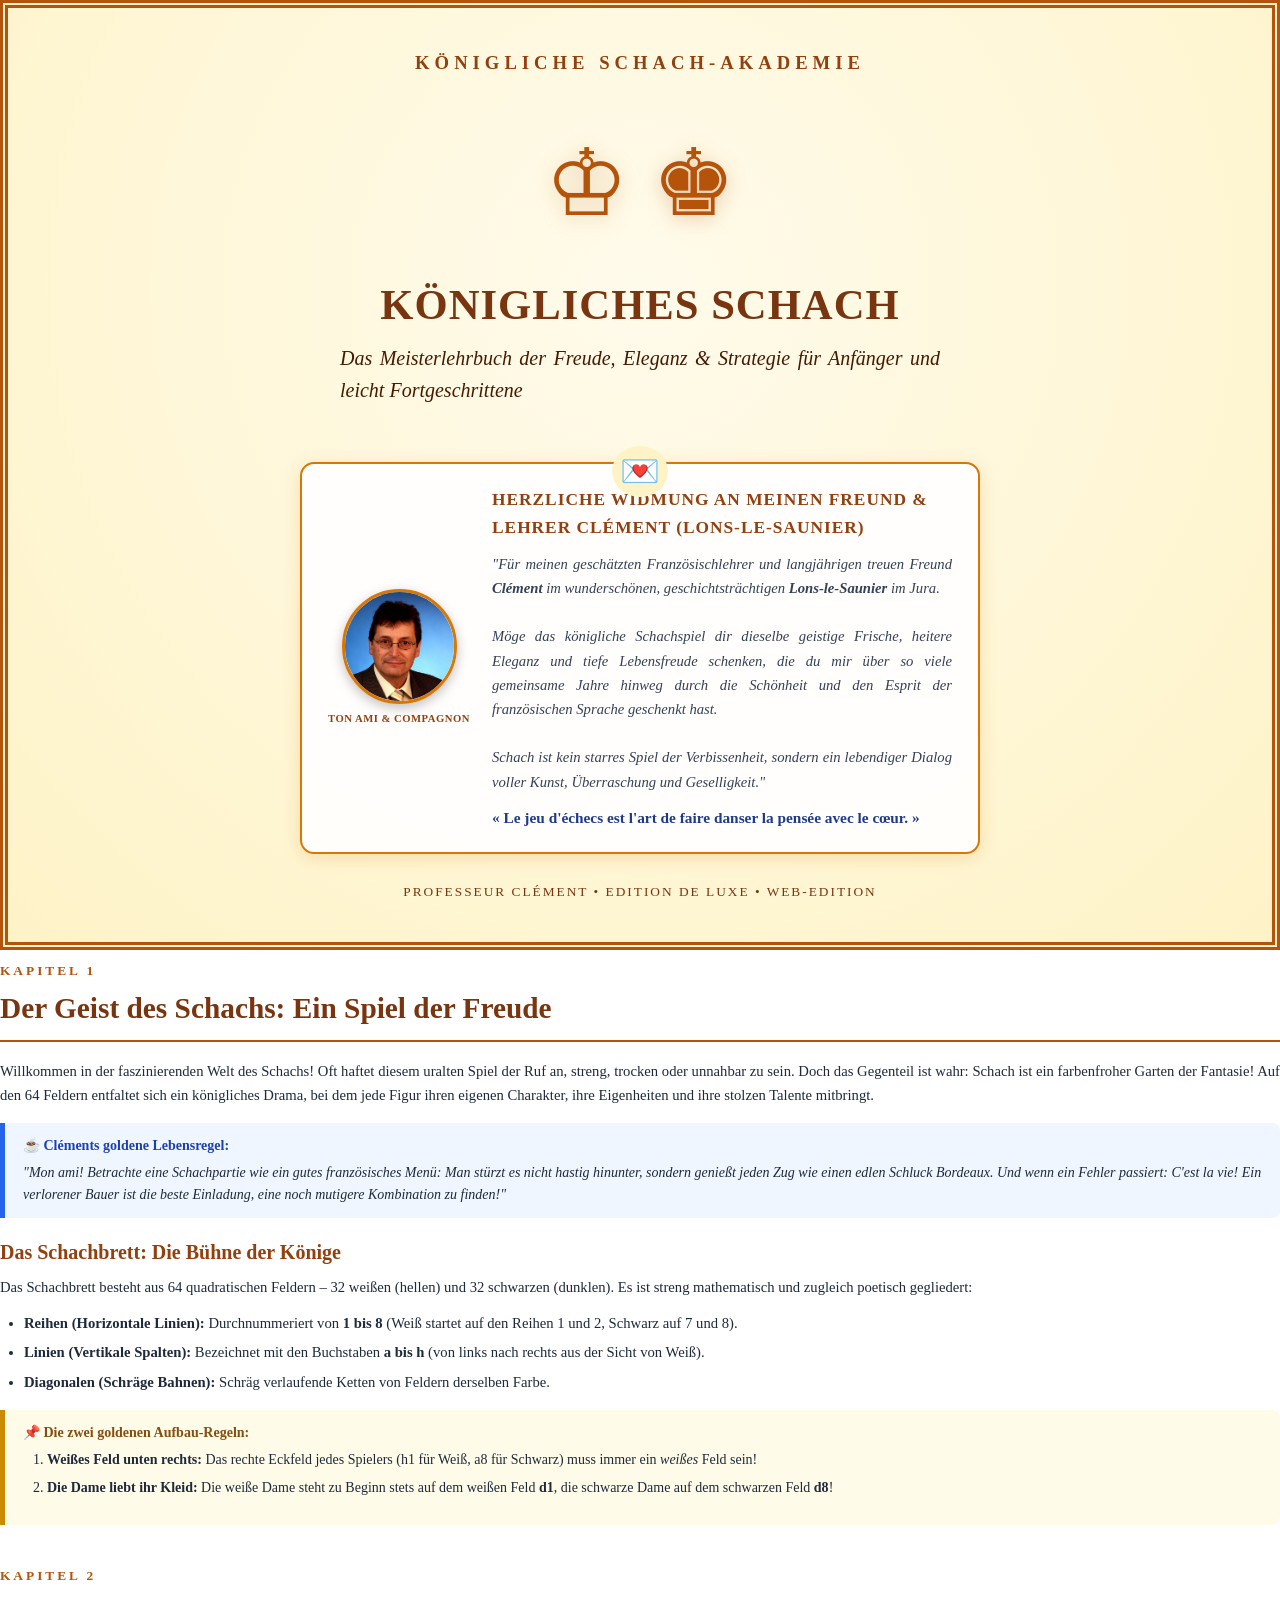
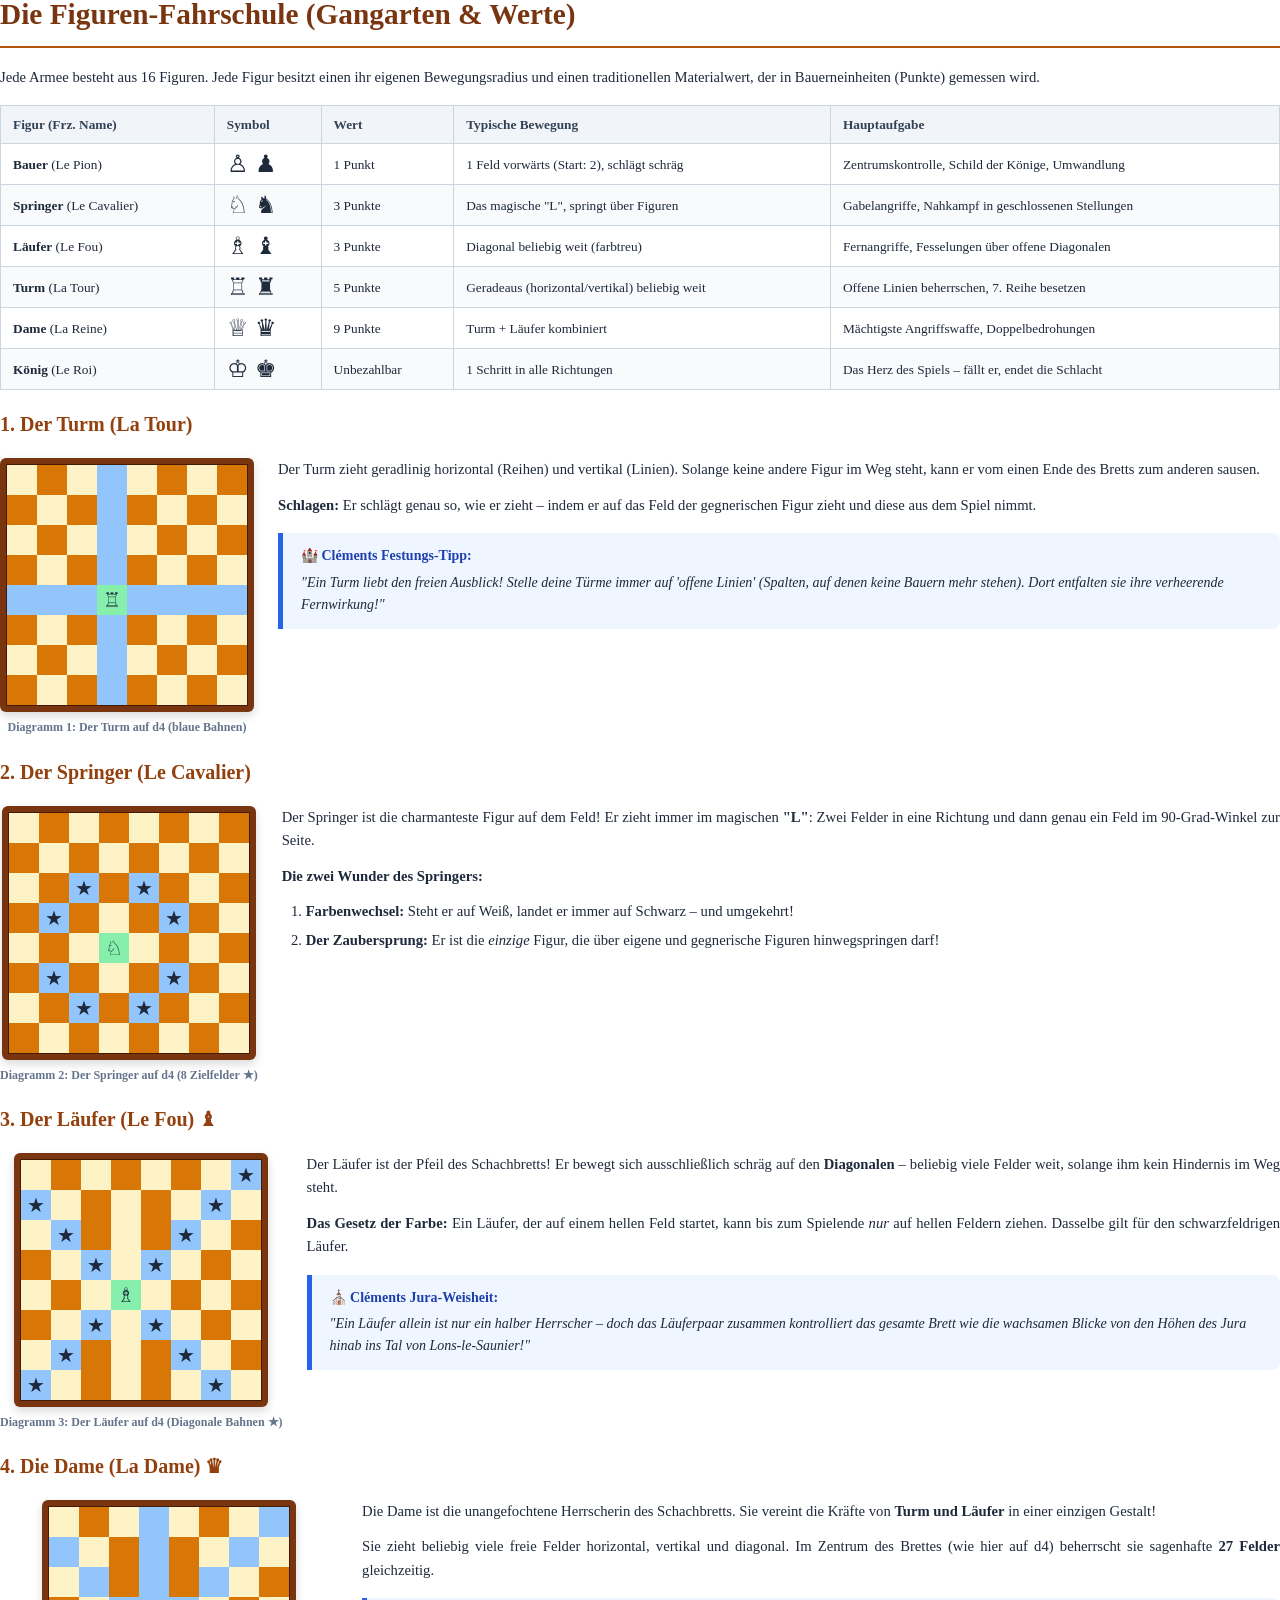
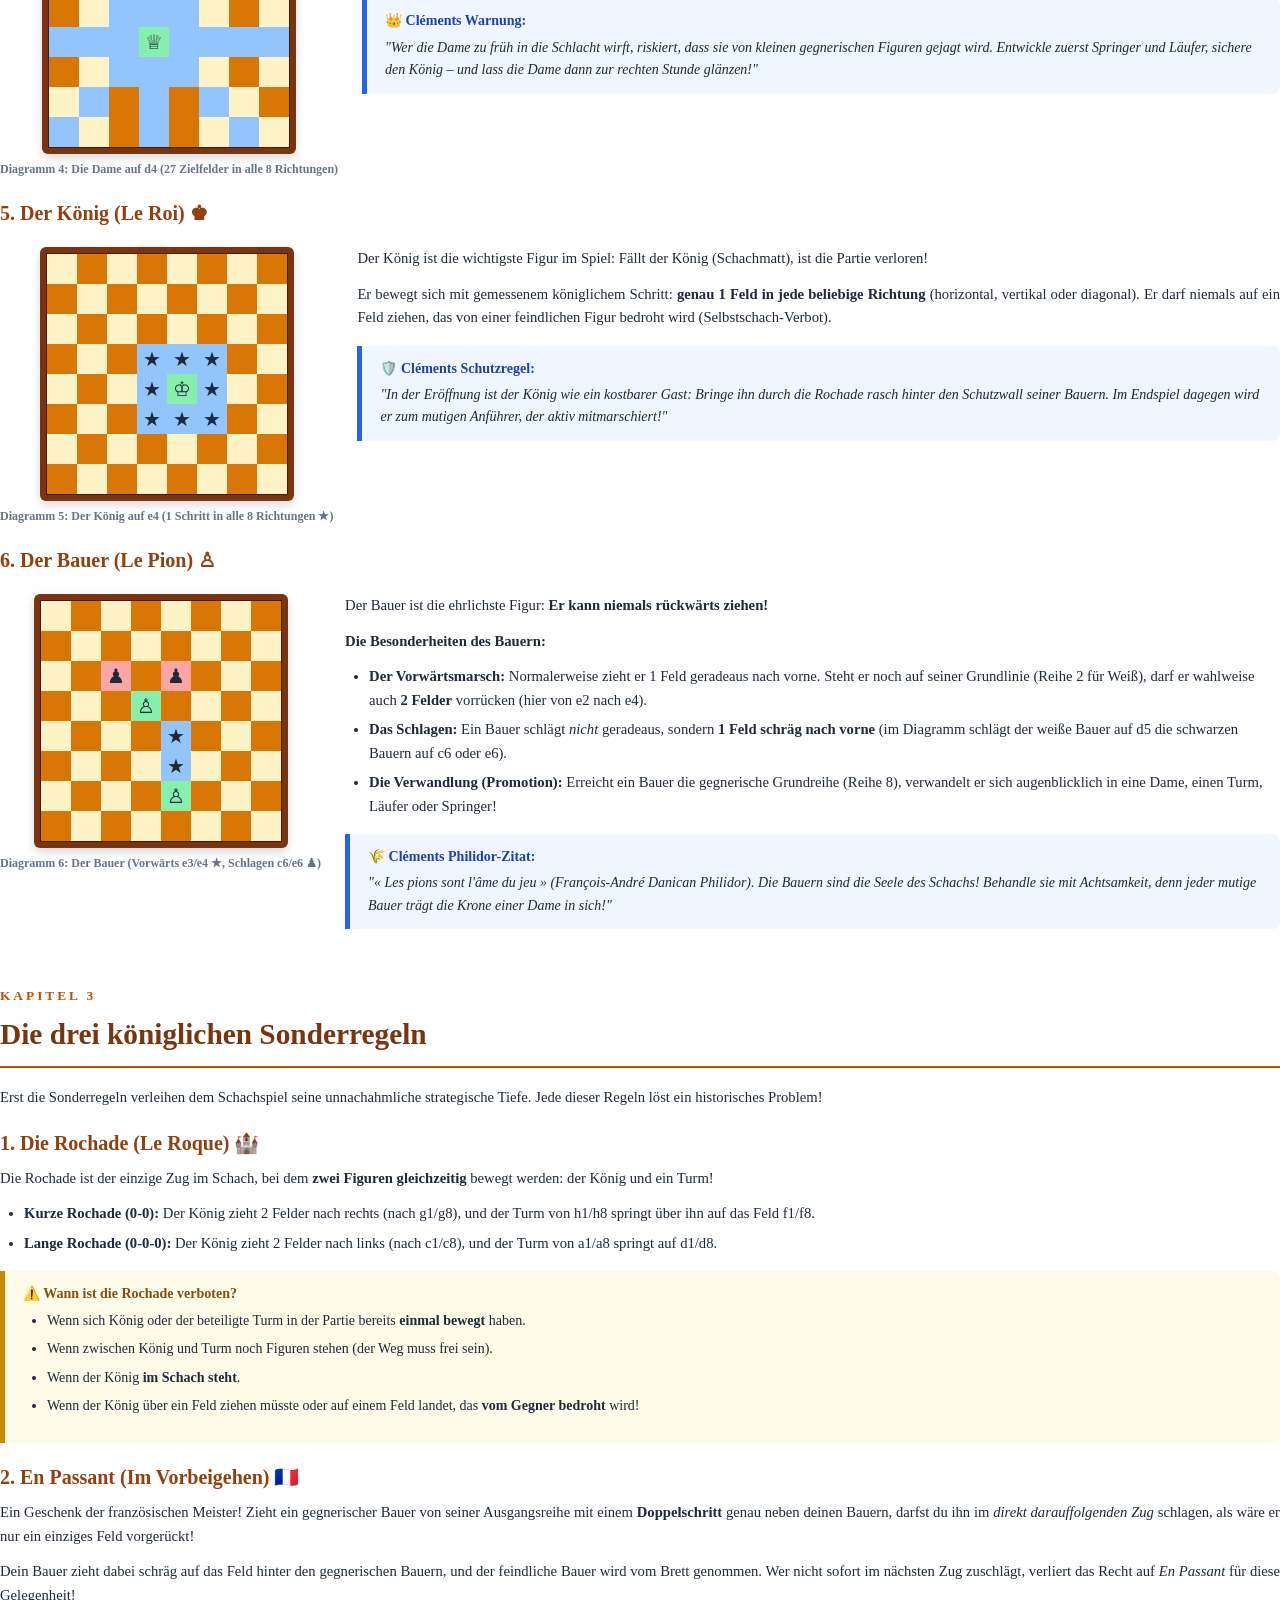
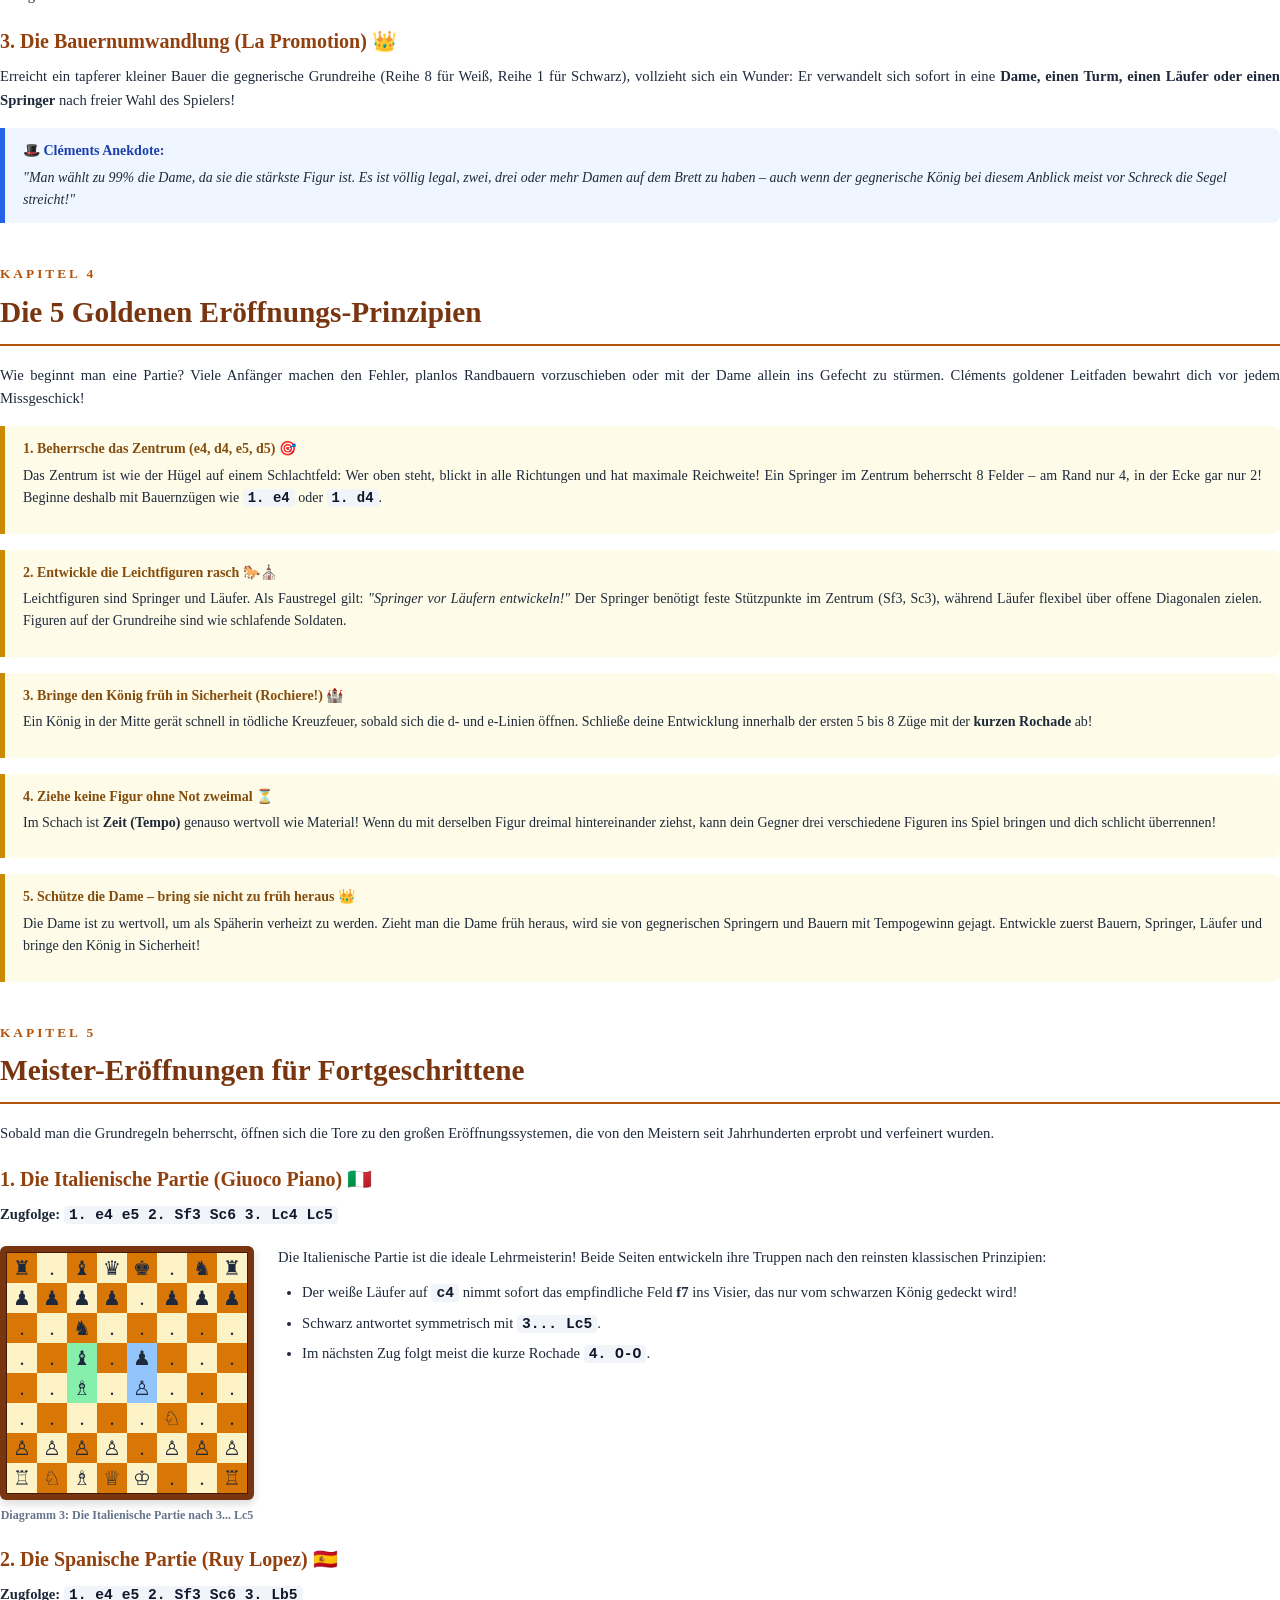
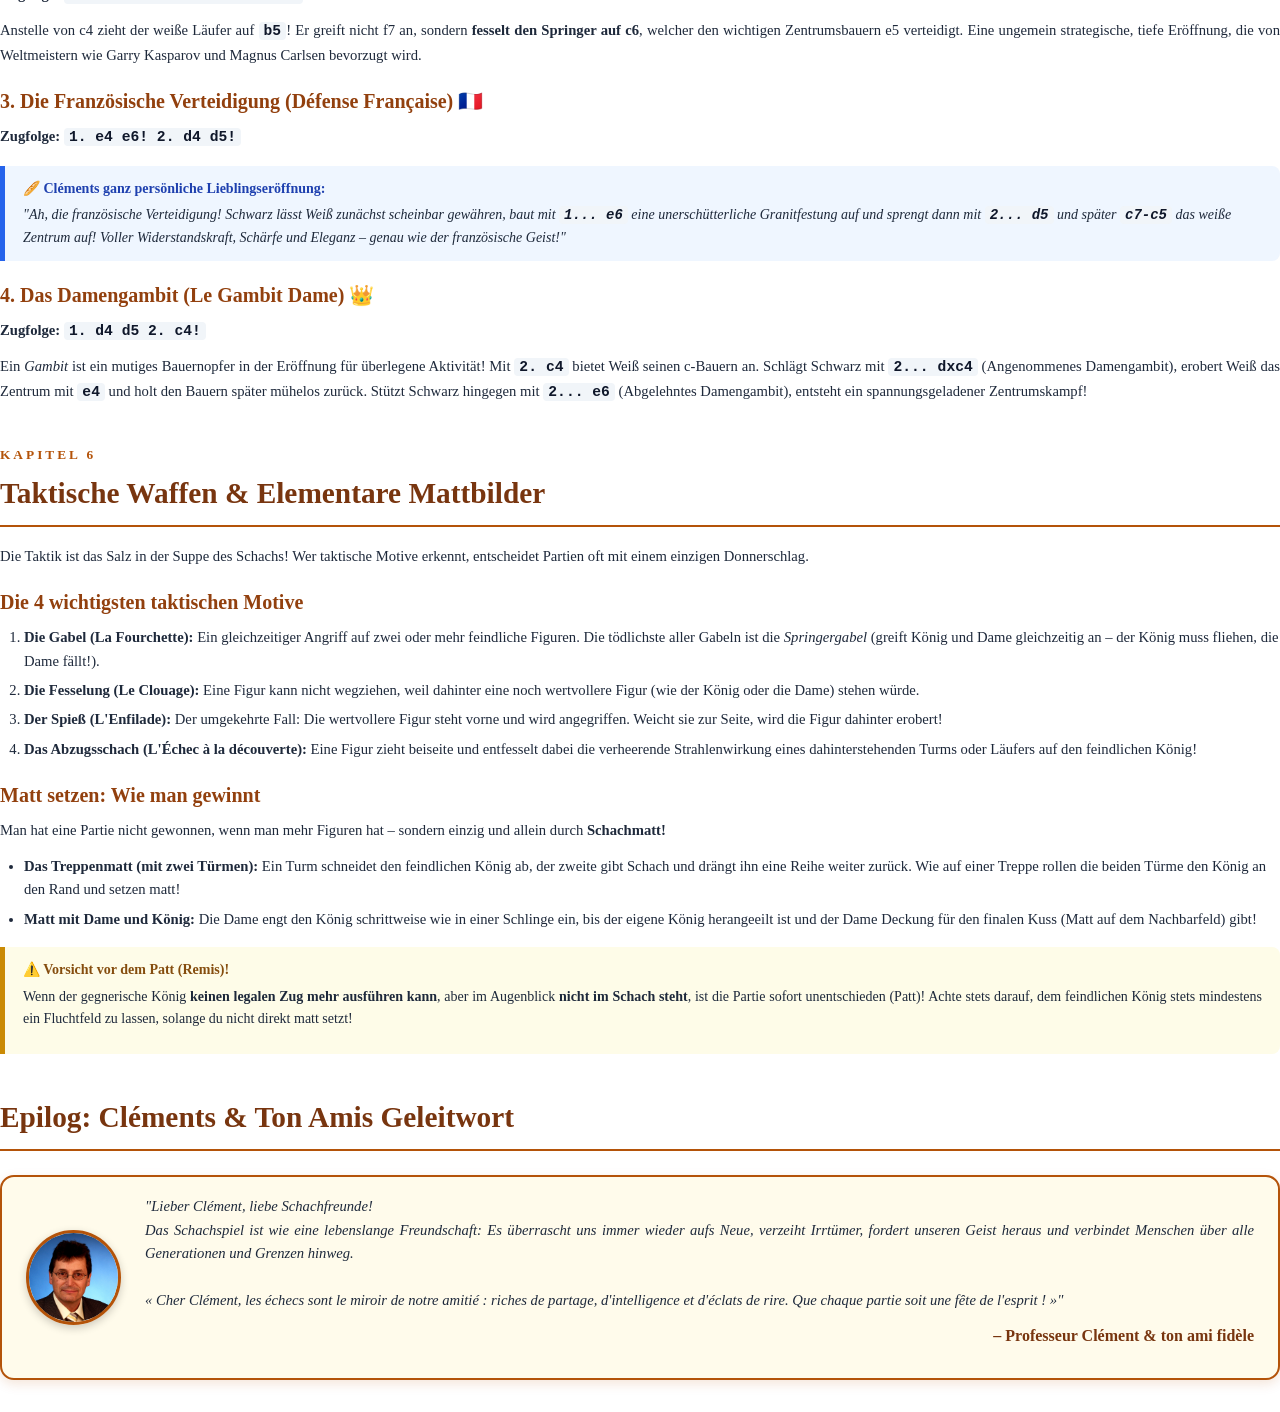
<file: Schach_Lehrbuch_Professeur_Clement.html>
<!DOCTYPE html>
<html lang="de">
<head>
  <meta charset="UTF-8">
  <title>Königliches Schach – Lehrbuch mit Professeur Clément</title>
  <style>
    @page {
      size: A4;
      margin: 18mm 16mm 18mm 16mm;
      @bottom-right {
        content: counter(page);
      }
    }

    * {
      box-sizing: border-box;
      margin: 0;
      padding: 0;
    }

    body {
      font-family: 'Georgia', 'Times New Roman', serif;
      color: #1e293b;
      line-height: 1.6;
      background: #fff;
      font-size: 11pt;
    }

    .page-break {
      page-break-after: always;
      break-after: page;
    }

    /* Deckblatt */
    .cover-page {
      height: 100vh;
      min-height: 950px;
      display: flex;
      flex-direction: column;
      justify-content: space-between;
      align-items: center;
      text-align: center;
      padding: 40px 20px;
      border: 8px double #b45309;
      background: radial-gradient(circle at 50% 30%, #fffbeb 0%, #fef3c7 100%);
    }

    .cover-top-badge {
      font-size: 14pt;
      letter-spacing: 5px;
      text-transform: uppercase;
      color: #92400e;
      font-weight: bold;
    }

    .cover-crown {
      font-size: 70pt;
      color: #b45309;
      margin: 20px 0;
      filter: drop-shadow(0 4px 10px rgba(180, 83, 9, 0.3));
    }

    .cover-title {
      font-size: 32pt;
      color: #78350f;
      font-weight: 800;
      line-height: 1.2;
      margin-bottom: 12px;
      letter-spacing: 1px;
    }

    .cover-subtitle {
      font-size: 15pt;
      color: #451a03;
      font-style: italic;
      max-width: 600px;
      margin-bottom: 30px;
    }

    .dedication-box {
      background: rgba(255, 255, 255, 0.92);
      border: 2px solid #d97706;
      border-radius: 14px;
      padding: 22px 26px;
      max-width: 680px;
      margin: 15px auto;
      box-shadow: 0 4px 18px rgba(217, 119, 6, 0.2);
      position: relative;
    }

    .dedication-flex {
      display: flex;
      gap: 22px;
      align-items: center;
      text-align: left;
    }

    .friend-book-photo-wrap {
      display: flex;
      flex-direction: column;
      align-items: center;
      gap: 6px;
      flex-shrink: 0;
    }

    .friend-book-photo {
      width: 115px;
      height: 115px;
      border-radius: 50%;
      border: 3px solid #d97706;
      object-fit: cover;
      box-shadow: 0 4px 12px rgba(0, 0, 0, 0.25);
    }

    .photo-caption {
      font-size: 8pt;
      font-weight: bold;
      color: #92400e;
      text-transform: uppercase;
      letter-spacing: 0.5px;
      text-align: center;
    }

    .epilogue-flex {
      display: flex;
      gap: 24px;
      align-items: center;
      margin-top: 24px;
      background: #fffbeb;
      border: 2px solid #b45309;
      border-radius: 14px;
      padding: 18px 24px;
      box-shadow: 0 4px 12px rgba(180, 83, 9, 0.15);
    }

    .epilogue-photo {
      width: 95px;
      height: 95px;
      border-radius: 50%;
      border: 3px solid #b45309;
      object-fit: cover;
      flex-shrink: 0;
      box-shadow: 0 3px 8px rgba(0,0,0,0.2);
    }

    .dedication-box::before {
      content: '💌';
      font-size: 24pt;
      position: absolute;
      top: -18px;
      left: 50%;
      transform: translateX(-50%);
      background: #fef3c7;
      padding: 0 8px;
      border-radius: 50%;
    }

    .dedication-title {
      font-size: 13pt;
      font-weight: bold;
      color: #92400e;
      margin-bottom: 10px;
      text-transform: uppercase;
      letter-spacing: 1px;
    }

    .dedication-text {
      font-size: 11pt;
      color: #334155;
      font-style: italic;
      line-height: 1.65;
    }

    .dedication-french {
      font-size: 11.5pt;
      color: #1e3a8a;
      font-weight: bold;
      margin-top: 10px;
      display: block;
    }

    .cover-footer {
      font-size: 10pt;
      color: #78350f;
      letter-spacing: 2px;
    }

    /* Kapitel-Layout */
    .chapter {
      padding-top: 10px;
      margin-bottom: 30px;
    }

    .chapter-num {
      font-size: 10pt;
      text-transform: uppercase;
      letter-spacing: 3px;
      color: #b45309;
      font-weight: bold;
      margin-bottom: 4px;
    }

    h1.chapter-title {
      font-size: 22pt;
      color: #78350f;
      border-bottom: 2px solid #b45309;
      padding-bottom: 8px;
      margin-bottom: 18px;
    }

    h2 {
      font-size: 15pt;
      color: #92400e;
      margin-top: 18px;
      margin-bottom: 8px;
    }

    h3 {
      font-size: 12.5pt;
      color: #1e3a8a;
      margin-top: 14px;
      margin-bottom: 6px;
    }

    p {
      margin-bottom: 12px;
      text-align: justify;
    }

    /* Zitat / Clément Box */
    .clement-tip {
      background: #eff6ff;
      border-left: 5px solid #2563eb;
      border-radius: 0 8px 8px 0;
      padding: 12px 18px;
      margin: 16px 0;
      font-size: 10.5pt;
      position: relative;
    }

    .clement-tip-header {
      font-weight: bold;
      color: #1e40af;
      margin-bottom: 4px;
      display: flex;
      align-items: center;
      gap: 6px;
    }

    .clement-tip-text {
      color: #1e293b;
      font-style: italic;
    }

    .wisdom-box {
      background: #fefce8;
      border-left: 5px solid #ca8a04;
      border-radius: 0 8px 8px 0;
      padding: 12px 18px;
      margin: 16px 0;
      font-size: 10.5pt;
    }

    .wisdom-title {
      font-weight: bold;
      color: #854d0e;
      margin-bottom: 4px;
    }

    /* Schachbrett-Diagramme */
    .diagram-container {
      display: flex;
      gap: 24px;
      align-items: flex-start;
      margin: 18px 0;
      page-break-inside: avoid;
    }

    .diagram-board-wrap {
      flex-shrink: 0;
      text-align: center;
    }

    .board-frame {
      display: inline-block;
      background: #78350f;
      padding: 6px;
      border-radius: 6px;
      box-shadow: 0 4px 10px rgba(0,0,0,0.15);
    }

    .board-grid {
      display: grid;
      grid-template-columns: repeat(8, 30px);
      grid-template-rows: repeat(8, 30px);
      border: 1px solid #451a03;
    }

    .d-sq {
      width: 30px;
      height: 30px;
      display: flex;
      align-items: center;
      justify-content: center;
      font-size: 20px;
      position: relative;
      user-select: none;
    }

    .d-sq.light { background: #fef3c7; }
    .d-sq.dark { background: #d97706; }
    .d-sq.path { background: #93c5fd !important; }
    .d-sq.target { background: #86efac !important; }
    .d-sq.danger { background: #fca5a5 !important; }

    .diagram-caption {
      font-size: 9pt;
      color: #64748b;
      margin-top: 6px;
      font-weight: bold;
    }

    .diagram-explanation {
      flex: 1;
    }

    /* Tabellen */
    table.chess-table {
      width: 100%;
      border-collapse: collapse;
      margin: 16px 0;
      font-size: 10pt;
    }

    table.chess-table th, table.chess-table td {
      border: 1px solid #cbd5e1;
      padding: 8px 12px;
      text-align: left;
    }

    table.chess-table th {
      background: #f1f5f9;
      color: #334155;
      font-weight: bold;
    }

    table.chess-table tr:nth-child(even) {
      background: #f8fafc;
    }

    .piece-symbol-large {
      font-size: 18pt;
      line-height: 1;
    }

    /* Fußnoten & Hervorhebungen */
    .san-move {
      font-family: monospace;
      font-weight: bold;
      background: #f1f5f9;
      padding: 1px 5px;
      border-radius: 4px;
      color: #0f172a;
    }

    .gold-accent {
      color: #b45309;
      font-weight: bold;
    }

    ul, ol {
      margin-left: 24px;
      margin-bottom: 14px;
    }

    li {
      margin-bottom: 6px;
    }
  </style>
</head>
<body>

  <!-- ===================================================================== -->
  <!-- DECKBLATT (PAGE DE COUVERTURE) -->
  <!-- ===================================================================== -->
  <div class="cover-page page-break">
    <div class="cover-top-badge">Königliche Schach-Akademie</div>
    
    <div>
      <div class="cover-crown">♔ ♚</div>
      <h1 class="cover-title">KÖNIGLICHES SCHACH</h1>
      <p class="cover-subtitle">Das Meisterlehrbuch der Freude, Eleganz & Strategie für Anfänger und leicht Fortgeschrittene</p>
    </div>

    <!-- PERSÖNLICHE WIDMUNG MIT FOTO DES FREUNDES -->
    <div class="dedication-box">
      <div class="dedication-flex">
        <div class="friend-book-photo-wrap">
          <img src="ami.jpg" alt="Ton ami fidèle" class="friend-book-photo">
          <span class="photo-caption">Ton ami &amp; Compagnon</span>
        </div>
        <div>
          <div class="dedication-title">Herzliche Widmung an meinen Freund &amp; Lehrer Clément (Lons-le-Saunier)</div>
          <p class="dedication-text">
            "Für meinen geschätzten Französischlehrer und langjährigen treuen Freund <strong>Clément</strong> im wunderschönen, geschichtsträchtigen <strong>Lons-le-Saunier</strong> im Jura.<br><br>
            Möge das königliche Schachspiel dir dieselbe geistige Frische, heitere Eleganz und tiefe Lebensfreude schenken, 
            die du mir über so viele gemeinsame Jahre hinweg durch die Schönheit und den Esprit der französischen Sprache geschenkt hast.<br><br>
            Schach ist kein starres Spiel der Verbissenheit, sondern ein lebendiger Dialog voller Kunst, Überraschung und Geselligkeit."
          </p>
          <span class="dedication-french">« Le jeu d'échecs est l'art de faire danser la pensée avec le cœur. »</span>
        </div>
      </div>
    </div>

    <div class="cover-footer">
      PROFESSEUR CLÉMENT &bull; EDITION DE LUXE &bull; WEB-EDITION
    </div>
  </div>

  <!-- ===================================================================== -->
  <!-- KAPITEL 1: PROLOG & DIE PHILOSOPHIE DES SCHACHS -->
  <!-- ===================================================================== -->
  <div class="chapter">
    <div class="chapter-num">Kapitel 1</div>
    <h1 class="chapter-title">Der Geist des Schachs: Ein Spiel der Freude</h1>

    <p>
      Willkommen in der faszinierenden Welt des Schachs! Oft haftet diesem uralten Spiel der Ruf an, streng, trocken oder unnahbar zu sein. 
      Doch das Gegenteil ist wahr: Schach ist ein farbenfroher Garten der Fantasie! Auf den 64 Feldern entfaltet sich ein königliches Drama, 
      bei dem jede Figur ihren eigenen Charakter, ihre Eigenheiten und ihre stolzen Talente mitbringt.
    </p>

    <div class="clement-tip">
      <div class="clement-tip-header">☕ Cléments goldene Lebensregel:</div>
      <div class="clement-tip-text">
        "Mon ami! Betrachte eine Schachpartie wie ein gutes französisches Menü: Man stürzt es nicht hastig hinunter, sondern genießt jeden Zug 
        wie einen edlen Schluck Bordeaux. Und wenn ein Fehler passiert: <em>C'est la vie!</em> Ein verlorener Bauer ist die beste Einladung, 
        eine noch mutigere Kombination zu finden!"
      </div>
    </div>

    <h2>Das Schachbrett: Die Bühne der Könige</h2>
    <p>
      Das Schachbrett besteht aus 64 quadratischen Feldern – 32 weißen (hellen) und 32 schwarzen (dunklen). Es ist streng mathematisch und 
      zugleich poetisch gegliedert:
    </p>
    <ul>
      <li><strong>Reihen (Horizontale Linien):</strong> Durchnummeriert von <strong>1 bis 8</strong> (Weiß startet auf den Reihen 1 und 2, Schwarz auf 7 und 8).</li>
      <li><strong>Linien (Vertikale Spalten):</strong> Bezeichnet mit den Buchstaben <strong>a bis h</strong> (von links nach rechts aus der Sicht von Weiß).</li>
      <li><strong>Diagonalen (Schräge Bahnen):</strong> Schräg verlaufende Ketten von Feldern derselben Farbe.</li>
    </ul>

    <div class="wisdom-box">
      <div class="wisdom-title">📌 Die zwei goldenen Aufbau-Regeln:</div>
      <ol>
        <li><strong>Weißes Feld unten rechts:</strong> Das rechte Eckfeld jedes Spielers (h1 für Weiß, a8 für Schwarz) muss immer ein <em>weißes</em> Feld sein!</li>
        <li><strong>Die Dame liebt ihr Kleid:</strong> Die weiße Dame steht zu Beginn stets auf dem weißen Feld <strong>d1</strong>, die schwarze Dame auf dem schwarzen Feld <strong>d8</strong>!</li>
      </ol>
    </div>
  </div>

  <!-- ===================================================================== -->
  <!-- KAPITEL 2: DIE FIGUREN-FAHRSCHULE -->
  <!-- ===================================================================== -->
  <div class="chapter page-break">
    <div class="chapter-num">Kapitel 2</div>
    <h1 class="chapter-title">Die Figuren-Fahrschule (Gangarten & Werte)</h1>

    <p>
      Jede Armee besteht aus 16 Figuren. Jede Figur besitzt einen ihr eigenen Bewegungsradius und einen traditionellen Materialwert, 
      der in Bauerneinheiten (Punkte) gemessen wird.
    </p>

    <!-- TABELLE DER FIGUREN -->
    <table class="chess-table">
      <thead>
        <tr>
          <th>Figur (Frz. Name)</th>
          <th>Symbol</th>
          <th>Wert</th>
          <th>Typische Bewegung</th>
          <th>Hauptaufgabe</th>
        </tr>
      </thead>
      <tbody>
        <tr>
          <td><strong>Bauer</strong> (Le Pion)</td>
          <td class="piece-symbol-large">♙ ♟</td>
          <td>1 Punkt</td>
          <td>1 Feld vorwärts (Start: 2), schlägt schräg</td>
          <td>Zentrumskontrolle, Schild der Könige, Umwandlung</td>
        </tr>
        <tr>
          <td><strong>Springer</strong> (Le Cavalier)</td>
          <td class="piece-symbol-large">♘ ♞</td>
          <td>3 Punkte</td>
          <td>Das magische "L", springt über Figuren</td>
          <td>Gabelangriffe, Nahkampf in geschlossenen Stellungen</td>
        </tr>
        <tr>
          <td><strong>Läufer</strong> (Le Fou)</td>
          <td class="piece-symbol-large">♗ ♝</td>
          <td>3 Punkte</td>
          <td>Diagonal beliebig weit (farbtreu)</td>
          <td>Fernangriffe, Fesselungen über offene Diagonalen</td>
        </tr>
        <tr>
          <td><strong>Turm</strong> (La Tour)</td>
          <td class="piece-symbol-large">♖ ♜</td>
          <td>5 Punkte</td>
          <td>Geradeaus (horizontal/vertikal) beliebig weit</td>
          <td>Offene Linien beherrschen, 7. Reihe besetzen</td>
        </tr>
        <tr>
          <td><strong>Dame</strong> (La Reine)</td>
          <td class="piece-symbol-large">♕ ♛</td>
          <td>9 Punkte</td>
          <td>Turm + Läufer kombiniert</td>
          <td>Mächtigste Angriffswaffe, Doppelbedrohungen</td>
        </tr>
        <tr>
          <td><strong>König</strong> (Le Roi)</td>
          <td class="piece-symbol-large">♔ ♚</td>
          <td>Unbezahlbar</td>
          <td>1 Schritt in alle Richtungen</td>
          <td>Das Herz des Spiels – fällt er, endet die Schlacht</td>
        </tr>
      </tbody>
    </table>

    <!-- TURM ERKLÄRUNG & DIAGRAMM -->
    <h2>1. Der Turm (La Tour)</h2>
    <div class="diagram-container">
      <div class="diagram-board-wrap">
        <div class="board-frame">
          <div class="board-grid">
            <!-- R4 C3: Turm auf d4 (row 4, col 3) -->
            <!-- Zeile 0 (8) -->
            <div class="d-sq light"></div><div class="d-sq dark"></div><div class="d-sq light"></div><div class="d-sq path"></div><div class="d-sq light"></div><div class="d-sq dark"></div><div class="d-sq light"></div><div class="d-sq dark"></div>
            <!-- Zeile 1 (7) -->
            <div class="d-sq dark"></div><div class="d-sq light"></div><div class="d-sq dark"></div><div class="d-sq path"></div><div class="d-sq dark"></div><div class="d-sq light"></div><div class="d-sq dark"></div><div class="d-sq light"></div>
            <!-- Zeile 2 (6) -->
            <div class="d-sq light"></div><div class="d-sq dark"></div><div class="d-sq light"></div><div class="d-sq path"></div><div class="d-sq light"></div><div class="d-sq dark"></div><div class="d-sq light"></div><div class="d-sq dark"></div>
            <!-- Zeile 3 (5) -->
            <div class="d-sq dark"></div><div class="d-sq light"></div><div class="d-sq dark"></div><div class="d-sq path"></div><div class="d-sq dark"></div><div class="d-sq light"></div><div class="d-sq dark"></div><div class="d-sq light"></div>
            <!-- Zeile 4 (4) d4 -->
            <div class="d-sq path"></div><div class="d-sq path"></div><div class="d-sq path"></div><div class="d-sq target">♖</div><div class="d-sq path"></div><div class="d-sq path"></div><div class="d-sq path"></div><div class="d-sq path"></div>
            <!-- Zeile 5 (3) -->
            <div class="d-sq dark"></div><div class="d-sq light"></div><div class="d-sq dark"></div><div class="d-sq path"></div><div class="d-sq dark"></div><div class="d-sq light"></div><div class="d-sq dark"></div><div class="d-sq light"></div>
            <!-- Zeile 6 (2) -->
            <div class="d-sq light"></div><div class="d-sq dark"></div><div class="d-sq light"></div><div class="d-sq path"></div><div class="d-sq light"></div><div class="d-sq dark"></div><div class="d-sq light"></div><div class="d-sq dark"></div>
            <!-- Zeile 7 (1) -->
            <div class="d-sq dark"></div><div class="d-sq light"></div><div class="d-sq dark"></div><div class="d-sq path"></div><div class="d-sq dark"></div><div class="d-sq light"></div><div class="d-sq dark"></div><div class="d-sq light"></div>
          </div>
        </div>
        <div class="diagram-caption">Diagramm 1: Der Turm auf d4 (blaue Bahnen)</div>
      </div>
      <div class="diagram-explanation">
        <p>
          Der Turm zieht geradlinig horizontal (Reihen) und vertikal (Linien). Solange keine andere Figur im Weg steht, kann er vom einen Ende des Bretts 
          zum anderen sausen.
        </p>
        <p>
          <strong>Schlagen:</strong> Er schlägt genau so, wie er zieht – indem er auf das Feld der gegnerischen Figur zieht und diese aus dem Spiel nimmt.
        </p>
        <div class="clement-tip">
          <div class="clement-tip-header">🏰 Cléments Festungs-Tipp:</div>
          <div class="clement-tip-text">
            "Ein Turm liebt den freien Ausblick! Stelle deine Türme immer auf 'offene Linien' (Spalten, auf denen keine Bauern mehr stehen). 
            Dort entfalten sie ihre verheerende Fernwirkung!"
          </div>
        </div>
      </div>
    </div>

    <!-- SPRINGER ERKLÄRUNG & DIAGRAMM -->
    <h2>2. Der Springer (Le Cavalier)</h2>
    <div class="diagram-container">
      <div class="diagram-board-wrap">
        <div class="board-frame">
          <div class="board-grid">
            <!-- Springer auf d4 (row 4, col 3) -->
            <!-- Zeile 0 (8) -->
            <div class="d-sq light"></div><div class="d-sq dark"></div><div class="d-sq light"></div><div class="d-sq dark"></div><div class="d-sq light"></div><div class="d-sq dark"></div><div class="d-sq light"></div><div class="d-sq dark"></div>
            <!-- Zeile 1 (7) -->
            <div class="d-sq dark"></div><div class="d-sq light"></div><div class="d-sq dark"></div><div class="d-sq light"></div><div class="d-sq dark"></div><div class="d-sq light"></div><div class="d-sq dark"></div><div class="d-sq light"></div>
            <!-- Zeile 2 (6): Zielfelder c6(col 2) und e6(col 4) -->
            <div class="d-sq light"></div><div class="d-sq dark"></div><div class="d-sq path">★</div><div class="d-sq dark"></div><div class="d-sq path">★</div><div class="d-sq dark"></div><div class="d-sq light"></div><div class="d-sq dark"></div>
            <!-- Zeile 3 (5): Zielfelder b5(col 1) und f5(col 5) -->
            <div class="d-sq dark"></div><div class="d-sq path">★</div><div class="d-sq dark"></div><div class="d-sq light"></div><div class="d-sq dark"></div><div class="d-sq path">★</div><div class="d-sq dark"></div><div class="d-sq light"></div>
            <!-- Zeile 4 (4): Springer d4 -->
            <div class="d-sq light"></div><div class="d-sq dark"></div><div class="d-sq light"></div><div class="d-sq target">♘</div><div class="d-sq light"></div><div class="d-sq dark"></div><div class="d-sq light"></div><div class="d-sq dark"></div>
            <!-- Zeile 5 (3): Zielfelder b3(col 1) und f3(col 5) -->
            <div class="d-sq dark"></div><div class="d-sq path">★</div><div class="d-sq dark"></div><div class="d-sq light"></div><div class="d-sq dark"></div><div class="d-sq path">★</div><div class="d-sq dark"></div><div class="d-sq light"></div>
            <!-- Zeile 6 (2): Zielfelder c2(col 2) und e2(col 4) -->
            <div class="d-sq light"></div><div class="d-sq dark"></div><div class="d-sq path">★</div><div class="d-sq dark"></div><div class="d-sq path">★</div><div class="d-sq dark"></div><div class="d-sq light"></div><div class="d-sq dark"></div>
            <!-- Zeile 7 (1) -->
            <div class="d-sq dark"></div><div class="d-sq light"></div><div class="d-sq dark"></div><div class="d-sq light"></div><div class="d-sq dark"></div><div class="d-sq light"></div><div class="d-sq dark"></div><div class="d-sq light"></div>
          </div>
        </div>
        <div class="diagram-caption">Diagramm 2: Der Springer auf d4 (8 Zielfelder ★)</div>
      </div>
      <div class="diagram-explanation">
        <p>
          Der Springer ist die charmanteste Figur auf dem Feld! Er zieht immer im magischen <strong>"L"</strong>: Zwei Felder in eine Richtung 
          und dann genau ein Feld im 90-Grad-Winkel zur Seite.
        </p>
        <p>
          <strong>Die zwei Wunder des Springers:</strong>
        </p>
        <ol>
          <li><strong>Farbenwechsel:</strong> Steht er auf Weiß, landet er immer auf Schwarz – und umgekehrt!</li>
          <li><strong>Der Zaubersprung:</strong> Er ist die <em>einzige</em> Figur, die über eigene und gegnerische Figuren hinwegspringen darf!</li>
        </ol>
      </div>
    </div>

    <!-- 3. DER LÄUFER (LE FOU) -->
    <h2>3. Der Läufer (Le Fou) ♝</h2>
    <div class="diagram-container">
      <div class="diagram-board-wrap">
        <div class="board-frame">
          <div class="board-grid">
            <!-- Läufer auf d4 (row 4, col 3) - weiße Diagonale -->
            <!-- Zeile 0 (8) -->
            <div class="d-sq light"></div><div class="d-sq dark"></div><div class="d-sq light"></div><div class="d-sq dark"></div><div class="d-sq light"></div><div class="d-sq dark"></div><div class="d-sq light"></div><div class="d-sq path">★</div>
            <!-- Zeile 1 (7) -->
            <div class="d-sq path">★</div><div class="d-sq light"></div><div class="d-sq dark"></div><div class="d-sq light"></div><div class="d-sq dark"></div><div class="d-sq light"></div><div class="d-sq path">★</div><div class="d-sq light"></div>
            <!-- Zeile 2 (6) -->
            <div class="d-sq light"></div><div class="d-sq path">★</div><div class="d-sq dark"></div><div class="d-sq light"></div><div class="d-sq dark"></div><div class="d-sq path">★</div><div class="d-sq light"></div><div class="d-sq dark"></div>
            <!-- Zeile 3 (5) -->
            <div class="d-sq dark"></div><div class="d-sq light"></div><div class="d-sq path">★</div><div class="d-sq light"></div><div class="d-sq path">★</div><div class="d-sq light"></div><div class="d-sq dark"></div><div class="d-sq light"></div>
            <!-- Zeile 4 (4) Läufer d4 -->
            <div class="d-sq light"></div><div class="d-sq dark"></div><div class="d-sq light"></div><div class="d-sq target">♗</div><div class="d-sq light"></div><div class="d-sq dark"></div><div class="d-sq light"></div><div class="d-sq dark"></div>
            <!-- Zeile 5 (3) -->
            <div class="d-sq dark"></div><div class="d-sq light"></div><div class="d-sq path">★</div><div class="d-sq light"></div><div class="d-sq path">★</div><div class="d-sq light"></div><div class="d-sq dark"></div><div class="d-sq light"></div>
            <!-- Zeile 6 (2) -->
            <div class="d-sq light"></div><div class="d-sq path">★</div><div class="d-sq dark"></div><div class="d-sq light"></div><div class="d-sq dark"></div><div class="d-sq path">★</div><div class="d-sq light"></div><div class="d-sq dark"></div>
            <!-- Zeile 7 (1) -->
            <div class="d-sq path">★</div><div class="d-sq light"></div><div class="d-sq dark"></div><div class="d-sq light"></div><div class="d-sq dark"></div><div class="d-sq light"></div><div class="d-sq path">★</div><div class="d-sq light"></div>
          </div>
        </div>
        <div class="diagram-caption">Diagramm 3: Der Läufer auf d4 (Diagonale Bahnen ★)</div>
      </div>
      <div class="diagram-explanation">
        <p>
          Der Läufer ist der Pfeil des Schachbretts! Er bewegt sich ausschließlich schräg auf den <strong>Diagonalen</strong> – beliebig viele Felder weit, solange ihm kein Hindernis im Weg steht.
        </p>
        <p>
          <strong>Das Gesetz der Farbe:</strong> Ein Läufer, der auf einem hellen Feld startet, kann bis zum Spielende <em>nur</em> auf hellen Feldern ziehen. Dasselbe gilt für den schwarzfeldrigen Läufer.
        </p>
        <div class="clement-tip">
          <div class="clement-tip-header">⛪ Cléments Jura-Weisheit:</div>
          <div class="clement-tip-text">
            "Ein Läufer allein ist nur ein halber Herrscher – doch das Läuferpaar zusammen kontrolliert das gesamte Brett wie die wachsamen Blicke von den Höhen des Jura hinab ins Tal von Lons-le-Saunier!"
          </div>
        </div>
      </div>
    </div>

    <!-- 4. DIE DAME (LA DAME) -->
    <h2>4. Die Dame (La Dame) ♛</h2>
    <div class="diagram-container">
      <div class="diagram-board-wrap">
        <div class="board-frame">
          <div class="board-grid">
            <!-- Dame auf d4 (row 4, col 3) - Turm + Läufer kombiniert -->
            <!-- Zeile 0 (8) -->
            <div class="d-sq light"></div><div class="d-sq dark"></div><div class="d-sq light"></div><div class="d-sq path"></div><div class="d-sq light"></div><div class="d-sq dark"></div><div class="d-sq light"></div><div class="d-sq path"></div>
            <!-- Zeile 1 (7) -->
            <div class="d-sq path"></div><div class="d-sq light"></div><div class="d-sq dark"></div><div class="d-sq path"></div><div class="d-sq dark"></div><div class="d-sq light"></div><div class="d-sq path"></div><div class="d-sq light"></div>
            <!-- Zeile 2 (6) -->
            <div class="d-sq light"></div><div class="d-sq path"></div><div class="d-sq dark"></div><div class="d-sq path"></div><div class="d-sq dark"></div><div class="d-sq path"></div><div class="d-sq light"></div><div class="d-sq dark"></div>
            <!-- Zeile 3 (5) -->
            <div class="d-sq dark"></div><div class="d-sq light"></div><div class="d-sq path"></div><div class="d-sq path"></div><div class="d-sq path"></div><div class="d-sq light"></div><div class="d-sq dark"></div><div class="d-sq light"></div>
            <!-- Zeile 4 (4) Dame d4 -->
            <div class="d-sq path"></div><div class="d-sq path"></div><div class="d-sq path"></div><div class="d-sq target">♕</div><div class="d-sq path"></div><div class="d-sq path"></div><div class="d-sq path"></div><div class="d-sq path"></div>
            <!-- Zeile 5 (3) -->
            <div class="d-sq dark"></div><div class="d-sq light"></div><div class="d-sq path"></div><div class="d-sq path"></div><div class="d-sq path"></div><div class="d-sq light"></div><div class="d-sq dark"></div><div class="d-sq light"></div>
            <!-- Zeile 6 (2) -->
            <div class="d-sq light"></div><div class="d-sq path"></div><div class="d-sq dark"></div><div class="d-sq path"></div><div class="d-sq dark"></div><div class="d-sq path"></div><div class="d-sq light"></div><div class="d-sq dark"></div>
            <!-- Zeile 7 (1) -->
            <div class="d-sq path"></div><div class="d-sq light"></div><div class="d-sq dark"></div><div class="d-sq path"></div><div class="d-sq dark"></div><div class="d-sq light"></div><div class="d-sq path"></div><div class="d-sq light"></div>
          </div>
        </div>
        <div class="diagram-caption">Diagramm 4: Die Dame auf d4 (27 Zielfelder in alle 8 Richtungen)</div>
      </div>
      <div class="diagram-explanation">
        <p>
          Die Dame ist die unangefochtene Herrscherin des Schachbretts. Sie vereint die Kräfte von <strong>Turm und Läufer</strong> in einer einzigen Gestalt!
        </p>
        <p>
          Sie zieht beliebig viele freie Felder horizontal, vertikal und diagonal. Im Zentrum des Brettes (wie hier auf d4) beherrscht sie sagenhafte <strong>27 Felder</strong> gleichzeitig.
        </p>
        <div class="clement-tip">
          <div class="clement-tip-header">👑 Cléments Warnung:</div>
          <div class="clement-tip-text">
            "Wer die Dame zu früh in die Schlacht wirft, riskiert, dass sie von kleinen gegnerischen Figuren gejagt wird. Entwickle zuerst Springer und Läufer, sichere den König – und lass die Dame dann zur rechten Stunde glänzen!"
          </div>
        </div>
      </div>
    </div>

    <!-- 5. DER KÖNIG (LE ROI) -->
    <h2>5. Der König (Le Roi) ♚</h2>
    <div class="diagram-container">
      <div class="diagram-board-wrap">
        <div class="board-frame">
          <div class="board-grid">
            <!-- König auf e4 (row 4, col 4) -->
            <!-- Zeile 0 (8) -->
            <div class="d-sq light"></div><div class="d-sq dark"></div><div class="d-sq light"></div><div class="d-sq dark"></div><div class="d-sq light"></div><div class="d-sq dark"></div><div class="d-sq light"></div><div class="d-sq dark"></div>
            <!-- Zeile 1 (7) -->
            <div class="d-sq dark"></div><div class="d-sq light"></div><div class="d-sq dark"></div><div class="d-sq light"></div><div class="d-sq dark"></div><div class="d-sq light"></div><div class="d-sq dark"></div><div class="d-sq light"></div>
            <!-- Zeile 2 (6) -->
            <div class="d-sq light"></div><div class="d-sq dark"></div><div class="d-sq light"></div><div class="d-sq dark"></div><div class="d-sq light"></div><div class="d-sq dark"></div><div class="d-sq light"></div><div class="d-sq dark"></div>
            <!-- Zeile 3 (5): d5, e5, f5 -->
            <div class="d-sq dark"></div><div class="d-sq light"></div><div class="d-sq dark"></div><div class="d-sq path">★</div><div class="d-sq path">★</div><div class="d-sq path">★</div><div class="d-sq dark"></div><div class="d-sq light"></div>
            <!-- Zeile 4 (4): d4, König e4, f4 -->
            <div class="d-sq light"></div><div class="d-sq dark"></div><div class="d-sq light"></div><div class="d-sq path">★</div><div class="d-sq target">♔</div><div class="d-sq path">★</div><div class="d-sq light"></div><div class="d-sq dark"></div>
            <!-- Zeile 5 (3): d3, e3, f3 -->
            <div class="d-sq dark"></div><div class="d-sq light"></div><div class="d-sq dark"></div><div class="d-sq path">★</div><div class="d-sq path">★</div><div class="d-sq path">★</div><div class="d-sq dark"></div><div class="d-sq light"></div>
            <!-- Zeile 6 (2) -->
            <div class="d-sq light"></div><div class="d-sq dark"></div><div class="d-sq light"></div><div class="d-sq dark"></div><div class="d-sq light"></div><div class="d-sq dark"></div><div class="d-sq light"></div><div class="d-sq dark"></div>
            <!-- Zeile 7 (1) -->
            <div class="d-sq dark"></div><div class="d-sq light"></div><div class="d-sq dark"></div><div class="d-sq light"></div><div class="d-sq dark"></div><div class="d-sq light"></div><div class="d-sq dark"></div><div class="d-sq light"></div>
          </div>
        </div>
        <div class="diagram-caption">Diagramm 5: Der König auf e4 (1 Schritt in alle 8 Richtungen ★)</div>
      </div>
      <div class="diagram-explanation">
        <p>
          Der König ist die wichtigste Figur im Spiel: Fällt der König (Schachmatt), ist die Partie verloren!
        </p>
        <p>
          Er bewegt sich mit gemessenem königlichem Schritt: <strong>genau 1 Feld in jede beliebige Richtung</strong> (horizontal, vertikal oder diagonal). Er darf niemals auf ein Feld ziehen, das von einer feindlichen Figur bedroht wird (Selbstschach-Verbot).
        </p>
        <div class="clement-tip">
          <div class="clement-tip-header">🛡️ Cléments Schutzregel:</div>
          <div class="clement-tip-text">
            "In der Eröffnung ist der König wie ein kostbarer Gast: Bringe ihn durch die Rochade rasch hinter den Schutzwall seiner Bauern. Im Endspiel dagegen wird er zum mutigen Anführer, der aktiv mitmarschiert!"
          </div>
        </div>
      </div>
    </div>

    <!-- 6. DER BAUER (LE PION) -->
    <h2>6. Der Bauer (Le Pion) ♙</h2>
    <div class="diagram-container">
      <div class="diagram-board-wrap">
        <div class="board-frame">
          <div class="board-grid">
            <!-- Bauer auf e2 zieht e3/e4; Bauer auf d5 schlägt c6/e6 -->
            <!-- Zeile 0 (8) -->
            <div class="d-sq light"></div><div class="d-sq dark"></div><div class="d-sq light"></div><div class="d-sq dark"></div><div class="d-sq light"></div><div class="d-sq dark"></div><div class="d-sq light"></div><div class="d-sq dark"></div>
            <!-- Zeile 1 (7) -->
            <div class="d-sq dark"></div><div class="d-sq light"></div><div class="d-sq dark"></div><div class="d-sq light"></div><div class="d-sq dark"></div><div class="d-sq light"></div><div class="d-sq dark"></div><div class="d-sq light"></div>
            <!-- Zeile 2 (6): c6 und e6 sind Schlagfelder für Bauer d5 -->
            <div class="d-sq light"></div><div class="d-sq dark"></div><div class="d-sq danger">♟</div><div class="d-sq dark"></div><div class="d-sq danger">♟</div><div class="d-sq dark"></div><div class="d-sq light"></div><div class="d-sq dark"></div>
            <!-- Zeile 3 (5): Bauer auf d5 -->
            <div class="d-sq dark"></div><div class="d-sq light"></div><div class="d-sq dark"></div><div class="d-sq target">♙</div><div class="d-sq dark"></div><div class="d-sq light"></div><div class="d-sq dark"></div><div class="d-sq light"></div>
            <!-- Zeile 4 (4): Zielfeld e4 (Doppelschritt) -->
            <div class="d-sq light"></div><div class="d-sq dark"></div><div class="d-sq light"></div><div class="d-sq dark"></div><div class="d-sq path">★</div><div class="d-sq dark"></div><div class="d-sq light"></div><div class="d-sq dark"></div>
            <!-- Zeile 5 (3): Zielfeld e3 (Einzelschritt) -->
            <div class="d-sq dark"></div><div class="d-sq light"></div><div class="d-sq dark"></div><div class="d-sq light"></div><div class="d-sq path">★</div><div class="d-sq light"></div><div class="d-sq dark"></div><div class="d-sq light"></div>
            <!-- Zeile 6 (2): Ausgangsbauer auf e2 -->
            <div class="d-sq light"></div><div class="d-sq dark"></div><div class="d-sq light"></div><div class="d-sq dark"></div><div class="d-sq target">♙</div><div class="d-sq dark"></div><div class="d-sq light"></div><div class="d-sq dark"></div>
            <!-- Zeile 7 (1) -->
            <div class="d-sq dark"></div><div class="d-sq light"></div><div class="d-sq dark"></div><div class="d-sq light"></div><div class="d-sq dark"></div><div class="d-sq light"></div><div class="d-sq dark"></div><div class="d-sq light"></div>
          </div>
        </div>
        <div class="diagram-caption">Diagramm 6: Der Bauer (Vorwärts e3/e4 ★, Schlagen c6/e6 ♟)</div>
      </div>
      <div class="diagram-explanation">
        <p>
          Der Bauer ist die ehrlichste Figur: <strong>Er kann niemals rückwärts ziehen!</strong>
        </p>
        <p>
          <strong>Die Besonderheiten des Bauern:</strong>
        </p>
        <ul>
          <li><strong>Der Vorwärtsmarsch:</strong> Normalerweise zieht er 1 Feld geradeaus nach vorne. Steht er noch auf seiner Grundlinie (Reihe 2 für Weiß), darf er wahlweise auch <strong>2 Felder</strong> vorrücken (hier von e2 nach e4).</li>
          <li><strong>Das Schlagen:</strong> Ein Bauer schlägt <em>nicht</em> geradeaus, sondern <strong>1 Feld schräg nach vorne</strong> (im Diagramm schlägt der weiße Bauer auf d5 die schwarzen Bauern auf c6 oder e6).</li>
          <li><strong>Die Verwandlung (Promotion):</strong> Erreicht ein Bauer die gegnerische Grundreihe (Reihe 8), verwandelt er sich augenblicklich in eine Dame, einen Turm, Läufer oder Springer!</li>
        </ul>
        <div class="clement-tip">
          <div class="clement-tip-header">🌾 Cléments Philidor-Zitat:</div>
          <div class="clement-tip-text">
            "« Les pions sont l'âme du jeu » (François-André Danican Philidor). Die Bauern sind die Seele des Schachs! Behandle sie mit Achtsamkeit, denn jeder mutige Bauer trägt die Krone einer Dame in sich!"
          </div>
        </div>
      </div>
    </div>
  </div>

  <!-- ===================================================================== -->
  <!-- KAPITEL 3: DIE SONDERREGELN (ROCHADE, EN PASSANT, PROMOTION) -->
  <!-- ===================================================================== -->
  <div class="chapter page-break">
    <div class="chapter-num">Kapitel 3</div>
    <h1 class="chapter-title">Die drei königlichen Sonderregeln</h1>

    <p>
      Erst die Sonderregeln verleihen dem Schachspiel seine unnachahmliche strategische Tiefe. Jede dieser Regeln löst ein historisches Problem!
    </p>

    <h2>1. Die Rochade (Le Roque) 🏰</h2>
    <p>
      Die Rochade ist der einzige Zug im Schach, bei dem <strong>zwei Figuren gleichzeitig</strong> bewegt werden: der König und ein Turm!
    </p>
    <ul>
      <li><strong>Kurze Rochade (0-0):</strong> Der König zieht 2 Felder nach rechts (nach g1/g8), und der Turm von h1/h8 springt über ihn auf das Feld f1/f8.</li>
      <li><strong>Lange Rochade (0-0-0):</strong> Der König zieht 2 Felder nach links (nach c1/c8), und der Turm von a1/a8 springt auf d1/d8.</li>
    </ul>

    <div class="wisdom-box">
      <div class="wisdom-title">⚠️ Wann ist die Rochade verboten?</div>
      <ul>
        <li>Wenn sich König oder der beteiligte Turm in der Partie bereits <strong>einmal bewegt</strong> haben.</li>
        <li>Wenn zwischen König und Turm noch Figuren stehen (der Weg muss frei sein).</li>
        <li>Wenn der König <strong>im Schach steht</strong>.</li>
        <li>Wenn der König über ein Feld ziehen müsste oder auf einem Feld landet, das <strong>vom Gegner bedroht</strong> wird!</li>
      </ul>
    </div>

    <h2>2. En Passant (Im Vorbeigehen) 🇫🇷</h2>
    <p>
      Ein Geschenk der französischen Meister! Zieht ein gegnerischer Bauer von seiner Ausgangsreihe mit einem <strong>Doppelschritt</strong> 
      genau neben deinen Bauern, darfst du ihn im <em>direkt darauffolgenden Zug</em> schlagen, als wäre er nur ein einziges Feld vorgerückt!
    </p>
    <p>
      Dein Bauer zieht dabei schräg auf das Feld hinter den gegnerischen Bauern, und der feindliche Bauer wird vom Brett genommen. 
      Wer nicht sofort im nächsten Zug zuschlägt, verliert das Recht auf <em>En Passant</em> für diese Gelegenheit!
    </p>

    <h2>3. Die Bauernumwandlung (La Promotion) 👑</h2>
    <p>
      Erreicht ein tapferer kleiner Bauer die gegnerische Grundreihe (Reihe 8 für Weiß, Reihe 1 für Schwarz), vollzieht sich ein Wunder: 
      Er verwandelt sich sofort in eine <strong>Dame, einen Turm, einen Läufer oder einen Springer</strong> nach freier Wahl des Spielers!
    </p>
    <div class="clement-tip">
      <div class="clement-tip-header">🎩 Cléments Anekdote:</div>
      <div class="clement-tip-text">
        "Man wählt zu 99% die Dame, da sie die stärkste Figur ist. Es ist völlig legal, zwei, drei oder mehr Damen auf dem Brett zu haben – 
        auch wenn der gegnerische König bei diesem Anblick meist vor Schreck die Segel streicht!"
      </div>
    </div>
  </div>

  <!-- ===================================================================== -->
  <!-- KAPITEL 4: DIE 5 GOLDENEN ERÖFFNUNGS-PRINZIPIEN -->
  <!-- ===================================================================== -->
  <div class="chapter page-break">
    <div class="chapter-num">Kapitel 4</div>
    <h1 class="chapter-title">Die 5 Goldenen Eröffnungs-Prinzipien</h1>

    <p>
      Wie beginnt man eine Partie? Viele Anfänger machen den Fehler, planlos Randbauern vorzuschieben oder mit der Dame allein ins Gefecht 
      zu stürmen. Cléments goldener Leitfaden bewahrt dich vor jedem Missgeschick!
    </p>

    <div class="wisdom-box">
      <div class="wisdom-title">1. Beherrsche das Zentrum (e4, d4, e5, d5) 🎯</div>
      <p>
        Das Zentrum ist wie der Hügel auf einem Schlachtfeld: Wer oben steht, blickt in alle Richtungen und hat maximale Reichweite! 
        Ein Springer im Zentrum beherrscht 8 Felder – am Rand nur 4, in der Ecke gar nur 2! Beginne deshalb mit Bauernzügen wie <span class="san-move">1. e4</span> oder <span class="san-move">1. d4</span>.
      </p>
    </div>

    <div class="wisdom-box">
      <div class="wisdom-title">2. Entwickle die Leichtfiguren rasch 🐎⛪</div>
      <p>
        Leichtfiguren sind Springer und Läufer. Als Faustregel gilt: <em>"Springer vor Läufern entwickeln!"</em> Der Springer benötigt feste 
        Stützpunkte im Zentrum (Sf3, Sc3), während Läufer flexibel über offene Diagonalen zielen. Figuren auf der Grundreihe sind wie schlafende Soldaten.
      </p>
    </div>

    <div class="wisdom-box">
      <div class="wisdom-title">3. Bringe den König früh in Sicherheit (Rochiere!) 🏰</div>
      <p>
        Ein König in der Mitte gerät schnell in tödliche Kreuzfeuer, sobald sich die d- und e-Linien öffnen. Schließe deine Entwicklung 
        innerhalb der ersten 5 bis 8 Züge mit der <strong>kurzen Rochade</strong> ab!
      </p>
    </div>

    <div class="wisdom-box">
      <div class="wisdom-title">4. Ziehe keine Figur ohne Not zweimal ⏳</div>
      <p>
        Im Schach ist <strong>Zeit (Tempo)</strong> genauso wertvoll wie Material! Wenn du mit derselben Figur dreimal hintereinander ziehst, 
        kann dein Gegner drei verschiedene Figuren ins Spiel bringen und dich schlicht überrennen!
      </p>
    </div>

    <div class="wisdom-box">
      <div class="wisdom-title">5. Schütze die Dame – bring sie nicht zu früh heraus 👑</div>
      <p>
        Die Dame ist zu wertvoll, um als Späherin verheizt zu werden. Zieht man die Dame früh heraus, wird sie von gegnerischen Springern 
        und Bauern mit Tempogewinn gejagt. Entwickle zuerst Bauern, Springer, Läufer und bringe den König in Sicherheit!
      </p>
    </div>
  </div>

  <!-- ===================================================================== -->
  <!-- KAPITEL 5: DIE BERÜHMTESTEN ERÖFFNUNGEN -->
  <!-- ===================================================================== -->
  <div class="chapter page-break">
    <div class="chapter-num">Kapitel 5</div>
    <h1 class="chapter-title">Meister-Eröffnungen für Fortgeschrittene</h1>

    <p>
      Sobald man die Grundregeln beherrscht, öffnen sich die Tore zu den großen Eröffnungssystemen, die von den Meistern seit Jahrhunderten 
      erprobt und verfeinert wurden.
    </p>

    <!-- ITALIENISCH -->
    <h2>1. Die Italienische Partie (Giuoco Piano) 🇮🇹</h2>
    <p><strong>Zugfolge:</strong> <span class="san-move">1. e4 e5 2. Sf3 Sc6 3. Lc4 Lc5</span></p>
    <div class="diagram-container">
      <div class="diagram-board-wrap">
        <div class="board-frame">
          <div class="board-grid">
            <!-- Italienisch: e4(row 4 col 4), e5(row 3 col 4), Sf3(row 5 col 5), Sc6(row 2 col 2), Lc4(row 4 col 2), Lc5(row 3 col 2) -->
            <!-- 8 -->
            <div class="d-sq dark">♜</div><div class="d-sq light">.</div><div class="d-sq dark">♝</div><div class="d-sq light">♛</div><div class="d-sq dark">♚</div><div class="d-sq light">.</div><div class="d-sq dark">♞</div><div class="d-sq light">♜</div>
            <!-- 7 -->
            <div class="d-sq light">♟</div><div class="d-sq dark">♟</div><div class="d-sq light">♟</div><div class="d-sq dark">♟</div><div class="d-sq light">.</div><div class="d-sq dark">♟</div><div class="d-sq light">♟</div><div class="d-sq dark">♟</div>
            <!-- 6 -->
            <div class="d-sq dark">.</div><div class="d-sq light">.</div><div class="d-sq dark">♞</div><div class="d-sq light">.</div><div class="d-sq dark">.</div><div class="d-sq light">.</div><div class="d-sq dark">.</div><div class="d-sq light">.</div>
            <!-- 5 -->
            <div class="d-sq light">.</div><div class="d-sq dark">.</div><div class="d-sq target">♝</div><div class="d-sq dark">.</div><div class="d-sq path">♟</div><div class="d-sq dark">.</div><div class="d-sq light">.</div><div class="d-sq dark">.</div>
            <!-- 4 -->
            <div class="d-sq dark">.</div><div class="d-sq light">.</div><div class="d-sq target">♗</div><div class="d-sq light">.</div><div class="d-sq path">♙</div><div class="d-sq light">.</div><div class="d-sq dark">.</div><div class="d-sq light">.</div>
            <!-- 3 -->
            <div class="d-sq light">.</div><div class="d-sq dark">.</div><div class="d-sq light">.</div><div class="d-sq dark">.</div><div class="d-sq light">.</div><div class="d-sq dark">♘</div><div class="d-sq light">.</div><div class="d-sq dark">.</div>
            <!-- 2 -->
            <div class="d-sq dark">♙</div><div class="d-sq light">♙</div><div class="d-sq dark">♙</div><div class="d-sq light">♙</div><div class="d-sq dark">.</div><div class="d-sq light">♙</div><div class="d-sq dark">♙</div><div class="d-sq light">♙</div>
            <!-- 1 -->
            <div class="d-sq light">♖</div><div class="d-sq dark">♘</div><div class="d-sq light">♗</div><div class="d-sq dark">♕</div><div class="d-sq light">♔</div><div class="d-sq dark">.</div><div class="d-sq light">.</div><div class="d-sq dark">♖</div>
          </div>
        </div>
        <div class="diagram-caption">Diagramm 3: Die Italienische Partie nach 3... Lc5</div>
      </div>
      <div class="diagram-explanation">
        <p>
          Die Italienische Partie ist die ideale Lehrmeisterin! Beide Seiten entwickeln ihre Truppen nach den reinsten klassischen Prinzipien:
        </p>
        <ul>
          <li>Der weiße Läufer auf <span class="san-move">c4</span> nimmt sofort das empfindliche Feld <strong>f7</strong> ins Visier, das nur vom schwarzen König gedeckt wird!</li>
          <li>Schwarz antwortet symmetrisch mit <span class="san-move">3... Lc5</span>.</li>
          <li>Im nächsten Zug folgt meist die kurze Rochade <span class="san-move">4. O-O</span>.</li>
        </ul>
      </div>
    </div>

    <!-- SPANISCH -->
    <h2>2. Die Spanische Partie (Ruy Lopez) 🇪🇸</h2>
    <p><strong>Zugfolge:</strong> <span class="san-move">1. e4 e5 2. Sf3 Sc6 3. Lb5</span></p>
    <p>
      Anstelle von c4 zieht der weiße Läufer auf <span class="san-move">b5</span>! Er greift nicht f7 an, sondern <strong>fesselt den Springer auf c6</strong>, 
      welcher den wichtigen Zentrumsbauern e5 verteidigt. Eine ungemein strategische, tiefe Eröffnung, die von Weltmeistern wie Garry Kasparov 
      und Magnus Carlsen bevorzugt wird.
    </p>

    <!-- FRANZÖSISCH -->
    <h2>3. Die Französische Verteidigung (Défense Française) 🇫🇷</h2>
    <p><strong>Zugfolge:</strong> <span class="san-move">1. e4 e6! 2. d4 d5!</span></p>
    <div class="clement-tip">
      <div class="clement-tip-header">🥖 Cléments ganz persönliche Lieblingseröffnung:</div>
      <div class="clement-tip-text">
        "Ah, die französische Verteidigung! Schwarz lässt Weiß zunächst scheinbar gewähren, baut mit <span class="san-move">1... e6</span> eine unerschütterliche 
        Granitfestung auf und sprengt dann mit <span class="san-move">2... d5</span> und später <span class="san-move">c7-c5</span> das weiße Zentrum auf! 
        Voller Widerstandskraft, Schärfe und Eleganz – genau wie der französische Geist!"
      </div>
    </div>

    <!-- DAMENGAMBIT -->
    <h2>4. Das Damengambit (Le Gambit Dame) 👑</h2>
    <p><strong>Zugfolge:</strong> <span class="san-move">1. d4 d5 2. c4!</span></p>
    <p>
      Ein <em>Gambit</em> ist ein mutiges Bauernopfer in der Eröffnung für überlegene Aktivität! Mit <span class="san-move">2. c4</span> bietet Weiß 
      seinen c-Bauern an. Schlägt Schwarz mit <span class="san-move">2... dxc4</span> (Angenommenes Damengambit), erobert Weiß das Zentrum mit <span class="san-move">e4</span> 
      und holt den Bauern später mühelos zurück. Stützt Schwarz hingegen mit <span class="san-move">2... e6</span> (Abgelehntes Damengambit), entsteht ein spannungsgeladener 
      Zentrumskampf!
    </p>
  </div>

  <!-- ===================================================================== -->
  <!-- KAPITEL 6: TAKTISCHE WAFFEN & MATTBILDER -->
  <!-- ===================================================================== -->
  <div class="chapter page-break">
    <div class="chapter-num">Kapitel 6</div>
    <h1 class="chapter-title">Taktische Waffen & Elementare Mattbilder</h1>

    <p>
      Die Taktik ist das Salz in der Suppe des Schachs! Wer taktische Motive erkennt, entscheidet Partien oft mit einem einzigen Donnerschlag.
    </p>

    <h2>Die 4 wichtigsten taktischen Motive</h2>
    <ol>
      <li>
        <strong>Die Gabel (La Fourchette):</strong> Ein gleichzeitiger Angriff auf zwei oder mehr feindliche Figuren. Die tödlichste aller Gabeln 
        ist die <em>Springergabel</em> (greift König und Dame gleichzeitig an – der König muss fliehen, die Dame fällt!).
      </li>
      <li>
        <strong>Die Fesselung (Le Clouage):</strong> Eine Figur kann nicht wegziehen, weil dahinter eine noch wertvollere Figur (wie der König oder die Dame) 
        stehen würde.
      </li>
      <li>
        <strong>Der Spieß (L'Enfilade):</strong> Der umgekehrte Fall: Die wertvollere Figur steht vorne und wird angegriffen. Weicht sie zur Seite, 
        wird die Figur dahinter erobert!
      </li>
      <li>
        <strong>Das Abzugsschach (L'Échec à la découverte):</strong> Eine Figur zieht beiseite und entfesselt dabei die verheerende Strahlenwirkung 
        eines dahinterstehenden Turms oder Läufers auf den feindlichen König!
      </li>
    </ol>

    <h2>Matt setzen: Wie man gewinnt</h2>
    <p>
      Man hat eine Partie nicht gewonnen, wenn man mehr Figuren hat – sondern einzig und allein durch <strong>Schachmatt!</strong>
    </p>
    <ul>
      <li><strong>Das Treppenmatt (mit zwei Türmen):</strong> Ein Turm schneidet den feindlichen König ab, der zweite gibt Schach und drängt ihn eine Reihe weiter zurück. Wie auf einer Treppe rollen die beiden Türme den König an den Rand und setzen matt!</li>
      <li><strong>Matt mit Dame und König:</strong> Die Dame engt den König schrittweise wie in einer Schlinge ein, bis der eigene König herangeeilt ist und der Dame Deckung für den finalen Kuss (Matt auf dem Nachbarfeld) gibt!</li>
    </ul>

    <div class="wisdom-box">
      <div class="wisdom-title">⚠️ Vorsicht vor dem Patt (Remis)!</div>
      <p>
        Wenn der gegnerische König <strong>keinen legalen Zug mehr ausführen kann</strong>, aber im Augenblick <strong>nicht im Schach steht</strong>, 
        ist die Partie sofort unentschieden (Patt)! Achte stets darauf, dem feindlichen König stets mindestens ein Fluchtfeld zu lassen, 
        solange du nicht direkt matt setzt!
      </p>
    </div>

    <!-- SCHLUSSWORT MIT BILD DES FREUNDES -->
    <h1 class="chapter-title" style="margin-top: 40px;">Epilog: Cléments &amp; Ton Amis Geleitwort</h1>
    <div class="epilogue-flex">
      <img src="ami.jpg" alt="Ton ami fidèle" class="epilogue-photo">
      <div>
        <p style="margin-bottom: 8px;">
          <em>
            "Lieber Clément, liebe Schachfreunde!<br>
            Das Schachspiel ist wie eine lebenslange Freundschaft: Es überrascht uns immer wieder aufs Neue, verzeiht Irrtümer, fordert unseren Geist 
            heraus und verbindet Menschen über alle Generationen und Grenzen hinweg.<br><br>
            « Cher Clément, les échecs sont le miroir de notre amitié : riches de partage, d'intelligence et d'éclats de rire. 
            Que chaque partie soit une fête de l'esprit ! »"
          </em>
        </p>
        <p style="text-align: right; font-weight: bold; color: #78350f; font-size: 12pt; margin-top: 10px;">
          – Professeur Clément &amp; ton ami fidèle
        </p>
      </div>
    </div>
  </div>

</body>
</html>
</file>
<file: chess.css>
/* ==========================================================================
   Königliches Schach – Premium Styles & Themes
   ========================================================================== */

:root {
  --bg-primary: #151821;
  --bg-secondary: #1f2432;
  --bg-panel: #272e40;
  --text-main: #f3f4f6;
  --text-muted: #9ca3af;
  --accent-gold: #e0a944;
  --accent-gold-bright: #ffca65;
  --accent-blue: #3b82f6;
  --accent-danger: #ef4444;

  /* Klassisches Holz-Thema (Standard) */
  --board-border: #4a2e18;
  --board-light: #f0d9b5;
  --board-dark: #b58863;
  --board-grid: rgba(60, 35, 15, 0.28);
  --highlight-select: rgba(255, 215, 0, 0.65);
  --highlight-last: rgba(205, 210, 106, 0.5);
  --highlight-dot: rgba(20, 85, 30, 0.45);
  --highlight-capture: rgba(220, 38, 38, 0.45);

  --font-serif: 'Cinzel', serif;
  --font-sans: 'Nunito', sans-serif;
}

/* Marmor / Slate Thema */
body.theme-slate {
  --board-border: #334155;
  --board-light: #e2e8f0;
  --board-dark: #64748b;
  --board-grid: rgba(15, 23, 42, 0.32);
  --highlight-select: rgba(56, 189, 248, 0.65);
  --highlight-last: rgba(99, 102, 241, 0.45);
  --highlight-dot: rgba(14, 165, 233, 0.5);
  --highlight-capture: rgba(239, 68, 68, 0.55);
}

* {
  box-sizing: border-box;
  margin: 0;
  padding: 0;
  user-select: none;
  -webkit-user-select: none;
}

body {
  background: radial-gradient(circle at 50% 10%, #202738 0%, #0d0f15 100%);
  color: var(--text-main);
  font-family: var(--font-sans);
  min-height: 100vh;
  display: flex;
  justify-content: center;
  align-items: center;
  padding: 16px;
}

.chess-app-container {
  width: 100%;
  max-width: 1240px;
  background: var(--bg-secondary);
  border: 3px solid #374151;
  border-radius: 24px;
  padding: 20px 28px;
  box-shadow: 0 25px 60px rgba(0, 0, 0, 0.7);
  display: flex;
  flex-direction: column;
  gap: 18px;
}

/* Header */
.chess-header {
  display: flex;
  justify-content: space-between;
  align-items: center;
  border-bottom: 2px solid #374151;
  padding-bottom: 14px;
}

.header-branding {
  display: flex;
  flex-direction: column;
}

.chess-subtitle {
  font-family: var(--font-serif);
  font-size: 0.75rem;
  letter-spacing: 3px;
  text-transform: uppercase;
  color: var(--accent-gold);
}

.chess-title {
  font-family: var(--font-serif);
  font-size: 2.1rem;
  color: #fff;
  letter-spacing: 1px;
  text-shadow: 0 2px 10px rgba(224, 169, 68, 0.4);
}

.header-actions {
  display: flex;
  gap: 10px;
  align-items: center;
}

/* Buttons */
button, .btn-nav {
  font-family: var(--font-sans);
  font-weight: 700;
  cursor: pointer;
  border: none;
  border-radius: 14px;
  transition: all 0.2s cubic-bezier(0.34, 1.56, 0.64, 1);
  display: inline-flex;
  align-items: center;
  justify-content: center;
  text-decoration: none;
}

button:active, .btn-nav:active {
  transform: scale(0.96);
}

.btn-nav {
  background: #1e3a2f;
  color: #a7f3d0;
  border: 1px solid #059669;
  padding: 8px 16px;
  font-size: 0.9rem;
}

.btn-nav:hover {
  background: #065f46;
  color: #fff;
}

.btn-icon {
  background: #374151;
  color: #fff;
  width: 42px;
  height: 42px;
  font-size: 1.2rem;
  border-radius: 50%;
  border: 1px solid #4b5563;
}

.btn-icon:hover {
  background: #4b5563;
}

.btn-secondary {
  background: #374151;
  color: #e5e7eb;
  padding: 9px 18px;
  font-size: 0.92rem;
  border: 1px solid #4b5563;
}

.btn-secondary:hover {
  background: #4b5563;
  color: #fff;
}

.btn-primary {
  background: linear-gradient(135deg, #e0a944, #b45309);
  color: #fff;
  padding: 9px 20px;
  font-size: 0.95rem;
  box-shadow: 0 4px 14px rgba(180, 83, 9, 0.4);
}

.btn-primary:hover {
  transform: translateY(-2px);
  box-shadow: 0 6px 18px rgba(180, 83, 9, 0.5);
}

/* Haupt-Layout */
.chess-main-layout {
  display: grid;
  grid-template-columns: auto 1fr;
  gap: 28px;
  align-items: start;
  padding-left: 65px;
}

/* Brett-Spalte */
.board-column {
  display: flex;
  flex-direction: column;
  gap: 8px;
  align-items: center;
}

/* Spieler-Balken */
.player-bar {
  width: 560px;
  background: var(--bg-panel);
  border: 1px solid #374151;
  border-radius: 12px;
  padding: 8px 14px;
  display: flex;
  align-items: center;
  justify-content: space-between;
}

.player-meta {
  display: flex;
  align-items: center;
  gap: 10px;
}

.player-icon {
  font-size: 1.6rem;
}

.player-text {
  display: flex;
  flex-direction: column;
}

.player-text strong {
  font-size: 1rem;
  color: #fff;
}

.player-color-tag {
  font-size: 0.75rem;
  color: var(--text-muted);
}

.captured-box {
  display: flex;
  align-items: center;
  gap: 6px;
}

.captured-list {
  font-size: 1.25rem;
  letter-spacing: -2px;
  display: flex;
  gap: 2px;
}

.material-advantage {
  font-size: 0.82rem;
  font-weight: 800;
  color: var(--accent-gold-bright);
}

.turn-status-badge {
  background: #10b981;
  color: #064e3b;
  font-weight: 800;
  font-size: 0.8rem;
  padding: 4px 10px;
  border-radius: 12px;
  animation: pulseBadge 1.5s infinite;
}

/* Globale Hilfsklasse für Ausblendung */
.hidden {
  display: none !important;
}

.thinking-spinner {
  display: flex;
  align-items: center;
  gap: 6px;
  font-size: 0.85rem;
  color: var(--accent-gold);
  font-weight: 700;
}

.thinking-spinner.hidden {
  display: none !important;
}

.spinner-dot {
  width: 12px;
  height: 12px;
  border: 2px solid var(--accent-gold);
  border-top-color: transparent;
  border-radius: 50%;
  animation: spin 0.8s linear infinite;
}

/* Schachbrett Wrapper & Koordinaten */
.board-wrapper {
  position: relative;
  background: var(--board-border);
  border: 10px solid var(--board-border);
  border-radius: 12px;
  box-shadow: 0 16px 40px rgba(0, 0, 0, 0.7);
  display: flex;
  flex-direction: column;
}

.coordinates-top-bottom {
  display: grid;
  grid-template-columns: repeat(8, 68px);
  text-align: center;
  font-size: 0.75rem;
  font-family: var(--font-serif);
  color: rgba(255, 255, 255, 0.6);
  padding: 2px 0;
}

.coordinates-left-right {
  position: absolute;
  left: -14px;
  top: 20px;
  height: calc(8 * 68px);
  display: flex;
  flex-direction: column;
  justify-content: space-around;
  font-size: 0.75rem;
  font-family: var(--font-serif);
  color: rgba(255, 255, 255, 0.6);
}

.chess-grid {
  position: relative;
  display: grid;
  grid-template-columns: repeat(8, 68px);
  grid-template-rows: repeat(8, 68px);
  border-top: 1px solid var(--board-grid, rgba(0, 0, 0, 0.25));
  border-left: 1px solid var(--board-grid, rgba(0, 0, 0, 0.25));
  border-right: 2px solid rgba(0, 0, 0, 0.45);
  border-bottom: 2px solid rgba(0, 0, 0, 0.45);
  box-shadow: 0 4px 12px rgba(0, 0, 0, 0.3);
}

/* Kachel */
.square {
  width: 68px;
  height: 68px;
  display: flex;
  align-items: center;
  justify-content: center;
  position: relative;
  cursor: pointer;
  box-sizing: border-box;
  border-right: 1px solid var(--board-grid, rgba(0, 0, 0, 0.25));
  border-bottom: 1px solid var(--board-grid, rgba(0, 0, 0, 0.25));
}

.square.light {
  background-color: var(--board-light);
}

.square.dark {
  background-color: var(--board-dark);
}

/* Hervorhebungen */
.square.selected {
  background-color: var(--highlight-select) !important;
}

.square.last-move {
  background-color: var(--highlight-last) !important;
}

.square.check {
  background: radial-gradient(circle, #ef4444 0%, transparent 80%) !important;
  animation: pulseCheck 1s infinite alternate;
}

/* Mögliche Züge */
.square.valid-move::after {
  content: "";
  position: absolute;
  width: 22px;
  height: 22px;
  background-color: var(--highlight-dot);
  border-radius: 50%;
  pointer-events: none;
  z-index: 5;
  transition: transform 0.15s ease;
}

.square.valid-move:hover::after {
  transform: scale(1.3);
}

.square.valid-capture::after {
  content: "";
  position: absolute;
  width: 60px;
  height: 60px;
  border: 5px solid var(--highlight-capture);
  border-radius: 50%;
  pointer-events: none;
  z-index: 5;
}

/* Schachfiguren */
.piece {
  font-size: 3.5rem;
  line-height: 1;
  position: relative;
  z-index: 10;
  transition: transform 0.15s cubic-bezier(0.34, 1.56, 0.64, 1);
  filter: drop-shadow(0 4px 6px rgba(0, 0, 0, 0.5));
}

.piece.white {
  color: #fff;
  text-shadow: 0 0 2px #000, 0 2px 4px rgba(0, 0, 0, 0.8);
}

.piece.black {
  color: #1a1a1a;
  text-shadow: 0 0 2px #fff, 0 2px 4px rgba(0, 0, 0, 0.9);
}

.square:hover .piece {
  transform: scale(1.1);
}

/* Seitenleiste / Panels */
.sidebar-column {
  display: flex;
  flex-direction: column;
  gap: 16px;
}

.panel-box {
  background: var(--bg-panel);
  border: 1px solid #374151;
  border-radius: 16px;
  padding: 16px 18px;
  display: flex;
  flex-direction: column;
  gap: 12px;
}

.panel-title {
  font-family: var(--font-serif);
  font-size: 1.15rem;
  color: #fff;
  border-bottom: 1px solid #374151;
  padding-bottom: 8px;
}

.setting-row {
  display: flex;
  flex-direction: column;
  gap: 6px;
}

.setting-row label {
  font-size: 0.88rem;
  color: var(--text-muted);
  font-weight: 700;
}

.custom-select {
  background: #1f2432;
  color: #fff;
  border: 1px solid #4b5563;
  padding: 8px 12px;
  border-radius: 10px;
  font-family: var(--font-sans);
  font-weight: 700;
}

.level-header {
  display: flex;
  justify-content: space-between;
  align-items: center;
}

.level-badge {
  font-size: 0.85rem;
  font-weight: 800;
  color: var(--accent-gold-bright);
}

.custom-slider {
  width: 100%;
  accent-color: var(--accent-gold);
  cursor: pointer;
}

.level-description {
  font-size: 0.78rem;
  color: #94a3b8;
  font-style: italic;
  min-height: 32px;
}

.color-toggle-group {
  display: flex;
  gap: 8px;
}

.color-btn {
  flex: 1;
  background: #1f2432;
  color: #e5e7eb;
  border: 1px solid #4b5563;
  padding: 8px;
  border-radius: 10px;
}

.color-btn.active {
  background: var(--accent-gold);
  color: #1a1a1a;
  border-color: var(--accent-gold-bright);
}

.panel-actions {
  display: flex;
  flex-wrap: wrap;
  gap: 10px;
  margin-top: 4px;
}

.panel-actions button {
  flex: 1 1 calc(50% - 5px);
}

.panel-actions #btn-game-hint {
  flex: 1 1 100%;
  font-weight: 800;
  letter-spacing: 0.3px;
  box-shadow: 0 3px 10px rgba(217, 119, 6, 0.25);
  transition: all 0.2s ease;
}

.panel-actions #btn-game-hint:hover:not(:disabled) {
  transform: translateY(-1px);
  box-shadow: 0 5px 14px rgba(217, 119, 6, 0.4);
}

/* Zug-Protokoll */
.moves-header {
  display: flex;
  justify-content: space-between;
  align-items: center;
}

.status-pill {
  font-size: 0.78rem;
  font-weight: 800;
  background: #374151;
  color: #cbd5e1;
  padding: 3px 10px;
  border-radius: 10px;
}

.moves-history {
  height: 180px;
  overflow-y: auto;
  background: #181d29;
  border: 1px solid #374151;
  border-radius: 10px;
}

.moves-table {
  width: 100%;
  border-collapse: collapse;
  font-size: 0.88rem;
  text-align: left;
}

.moves-table th {
  background: #131722;
  padding: 6px 10px;
  font-size: 0.75rem;
  color: var(--text-muted);
  text-transform: uppercase;
}

.moves-table td {
  padding: 5px 10px;
  border-bottom: 1px solid #232a3b;
}

.moves-table tr:hover {
  background: #252e42;
}

/* Stellungsbewertung (Engine Eval) */
.engine-info {
  display: flex;
  flex-direction: column;
  gap: 4px;
  margin-top: 4px;
}

.eval-label {
  font-size: 0.75rem;
  color: var(--text-muted);
  text-transform: uppercase;
}

.eval-bar-wrapper {
  width: 100%;
  height: 8px;
  background: #111827;
  border-radius: 4px;
  overflow: hidden;
  border: 1px solid #374151;
}

.eval-bar-fill {
  height: 100%;
  background: #fff;
  transition: width 0.3s ease;
}

.eval-score {
  font-size: 0.82rem;
  font-weight: 800;
  color: var(--accent-gold-bright);
}

/* Modals */
.modal-backdrop {
  position: fixed;
  top: 0;
  left: 0;
  width: 100vw;
  height: 100vh;
  background: rgba(10, 14, 23, 0.8);
  backdrop-filter: blur(6px);
  display: flex;
  align-items: center;
  justify-content: center;
  z-index: 100;
  transition: opacity 0.25s ease;
}

.modal-backdrop.hidden {
  opacity: 0;
  pointer-events: none;
}

.modal-content {
  background: var(--bg-panel);
  border: 2px solid var(--accent-gold);
  border-radius: 20px;
  padding: 24px 30px;
  text-align: center;
  box-shadow: 0 20px 50px rgba(0, 0, 0, 0.8);
  display: flex;
  flex-direction: column;
  gap: 16px;
}

.promotion-title {
  font-family: var(--font-serif);
  font-size: 1.3rem;
  color: #fff;
}

.promotion-choices {
  display: flex;
  gap: 12px;
}

.promo-choice-btn {
  background: #1f2432;
  color: #fff;
  border: 2px solid #4b5563;
  padding: 12px 18px;
  font-size: 1.3rem;
  border-radius: 14px;
}

.promo-choice-btn:hover {
  background: var(--accent-gold);
  color: #1a1a1a;
  border-color: #fff;
}

.gameover-trophy {
  font-size: 4rem;
}

.gameover-title {
  font-family: var(--font-serif);
  font-size: 2rem;
  color: var(--accent-gold);
}

.gameover-desc {
  font-size: 1.1rem;
  color: #e5e7eb;
}

.btn-large {
  padding: 12px 28px;
  font-size: 1.1rem;
}

/* Animationen */
@keyframes spin {
  to { transform: rotate(360deg); }
}

@keyframes pulseBadge {
  0%, 100% { transform: scale(1); }
  50% { transform: scale(1.05); }
}

@keyframes pulseCheck {
  from { filter: drop-shadow(0 0 4px #ef4444); }
  to { filter: drop-shadow(0 0 16px #ef4444); }
}

/* Responsive */
@media (max-width: 980px) {
  .chess-main-layout {
    grid-template-columns: 1fr;
    justify-items: center;
    padding-left: 0;
  }
  .player-bar {
    width: 100%;
    max-width: 560px;
  }
  .sidebar-column {
    width: 100%;
    max-width: 560px;
  }
}

/* ==========================================================================
   🎓 LE SALON DE PROFESSEUR CLÉMENT (Tutor & Minigame Styles)
   ========================================================================== */

.tutor-panel-box {
  background: linear-gradient(145deg, #1e2436 0%, #151926 100%);
  border: 2px solid #e0a944;
  box-shadow: 0 8px 24px rgba(0, 0, 0, 0.5), inset 0 1px 0 rgba(255, 255, 255, 0.1);
  position: relative;
  overflow: hidden;
}

.tutor-panel-box::before {
  content: '';
  position: absolute;
  top: 0;
  left: 0;
  right: 0;
  height: 4px;
  background: linear-gradient(90deg, #3b82f6 0%, #e0a944 50%, #ef4444 100%);
}

.tutor-header {
  display: flex;
  justify-content: space-between;
  align-items: center;
  margin-bottom: 12px;
}

.tutor-brand {
  display: flex;
  align-items: center;
  gap: 12px;
}

.tutor-avatar-icon {
  font-size: 2.2rem;
  background: radial-gradient(circle, #2d3748 30%, #1a202c 100%);
  border: 2px solid #e0a944;
  border-radius: 50%;
  width: 52px;
  height: 52px;
  display: flex;
  align-items: center;
  justify-content: center;
  box-shadow: 0 4px 12px rgba(224, 169, 68, 0.35);
  transition: transform 0.3s ease;
}

.tutor-avatar-icon:hover {
  transform: rotate(6deg) scale(1.08);
}

.tutor-name {
  font-family: var(--font-serif);
  font-size: 1.15rem;
  color: #ffca65;
  letter-spacing: 0.5px;
}

.tutor-role {
  font-size: 0.75rem;
  color: #93c5fd;
  text-transform: uppercase;
  letter-spacing: 1.5px;
}

.tutor-tools {
  display: flex;
  gap: 10px;
  align-items: center;
}

/* Luminous, highly visible voice toggle & hint buttons */
.btn-voice-tool {
  background: linear-gradient(135deg, #fef08a 0%, #fbbf24 50%, #d97706 100%);
  color: #1e1b4b;
  width: 44px;
  height: 44px;
  font-size: 1.35rem;
  border-radius: 50%;
  border: 2px solid #ffffff;
  box-shadow: 0 0 14px rgba(251, 191, 36, 0.75), 0 2px 6px rgba(0, 0, 0, 0.4);
  cursor: pointer;
  display: flex;
  align-items: center;
  justify-content: center;
  transition: all 0.25s ease;
}

.btn-voice-tool:hover {
  transform: scale(1.1);
  box-shadow: 0 0 20px rgba(251, 191, 36, 0.95), 0 4px 10px rgba(0, 0, 0, 0.5);
  border-color: #ffffff;
}

.btn-voice-tool.muted {
  background: #334155;
  color: #94a3b8;
  border: 2px solid #64748b;
  box-shadow: none;
  opacity: 0.7;
}

.btn-hint-tool {
  background: linear-gradient(135deg, #ffffff 0%, #fef08a 40%, #eab308 100%);
  color: #1e1b4b;
  width: 44px;
  height: 44px;
  font-size: 1.35rem;
  border-radius: 50%;
  border: 2px solid #ffffff;
  box-shadow: 0 0 14px rgba(234, 179, 8, 0.6), 0 2px 6px rgba(0, 0, 0, 0.4);
  cursor: pointer;
  display: flex;
  align-items: center;
  justify-content: center;
  transition: all 0.25s ease;
  animation: pulseHintGlow 2.5s infinite;
}

.btn-hint-tool:hover {
  transform: scale(1.1);
  box-shadow: 0 0 22px rgba(234, 179, 8, 0.95);
}

.btn-hint-glow {
  animation: pulseHintGlow 2.5s infinite;
  border-color: #e0a944 !important;
}

@keyframes pulseHintGlow {
  0%, 100% { box-shadow: 0 0 0 rgba(224, 169, 68, 0); }
  50% { box-shadow: 0 0 14px rgba(224, 169, 68, 0.7); }
}

/* Modus-Tabs */
.tutor-mode-tabs {
  display: flex;
  gap: 6px;
  margin-bottom: 12px;
  overflow-x: auto;
  padding-bottom: 4px;
}

.tutor-tab-btn {
  background: #1f2533;
  color: #cbd5e1;
  border: 1px solid #374151;
  padding: 6px 12px;
  border-radius: 20px;
  font-size: 0.82rem;
  font-weight: 700;
  cursor: pointer;
  white-space: nowrap;
  transition: all 0.2s ease;
}

.tutor-tab-btn:hover {
  background: #283144;
  color: #fff;
  border-color: #e0a944;
}

.tutor-tab-btn.active {
  background: linear-gradient(135deg, #d97706 0%, #b45309 100%);
  color: #fff;
  border-color: #f59e0b;
  box-shadow: 0 2px 8px rgba(217, 119, 6, 0.4);
}

/* Cléments Sprechblase */
.clement-bubble-container {
  position: relative;
  background: #141824;
  border: 1.5px solid #e0a944;
  border-radius: 14px;
  padding: 12px 16px;
  margin-bottom: 14px;
  box-shadow: 0 4px 12px rgba(0, 0, 0, 0.35);
}

.clement-bubble-content {
  color: #f8fafc;
  font-size: 0.93rem;
  line-height: 1.5;
}

.clement-bubble-content strong {
  color: #ffca65;
}

.clement-bubble-content em {
  font-style: italic;
  display: block;
  margin-top: 4px;
}

.bubble-pop {
  animation: popInBubble 0.3s cubic-bezier(0.175, 0.885, 0.32, 1.275);
}

@keyframes popInBubble {
  0% { transform: scale(0.96); opacity: 0.8; }
  100% { transform: scale(1); opacity: 1; }
}

/* Dynamischer Inhaltsbereich */
.tutor-sub-content {
  display: flex;
  flex-direction: column;
  gap: 10px;
}

.tutor-checkbox-label {
  display: flex;
  align-items: center;
  gap: 8px;
  font-size: 0.9rem;
  font-weight: 700;
  color: #e2e8f0;
  cursor: pointer;
}

.tutor-checkbox-label input {
  cursor: pointer;
  width: 16px;
  height: 16px;
}

.tutor-hint-text {
  font-size: 0.82rem;
  color: #94a3b8;
  margin-bottom: 8px;
}

.lesson-picker-row {
  display: flex;
  align-items: center;
  gap: 10px;
  margin-bottom: 8px;
}

.lesson-picker-row label {
  font-size: 0.85rem;
  font-weight: 700;
  color: #cbd5e1;
  white-space: nowrap;
}

.lesson-badge-row {
  display: flex;
  justify-content: space-between;
  align-items: center;
  margin-bottom: 6px;
}

.lesson-badge {
  background: #3b82f6;
  color: #fff;
  padding: 3px 10px;
  border-radius: 12px;
  font-size: 0.75rem;
  font-weight: 800;
  text-transform: uppercase;
}

.lesson-value {
  font-size: 0.8rem;
  color: #e0a944;
  font-weight: 700;
}

.lesson-title {
  font-family: var(--font-serif);
  font-size: 1.05rem;
  color: #fff;
  margin-bottom: 4px;
}

.lesson-instruction {
  font-size: 0.88rem;
  color: #cbd5e1;
  line-height: 1.4;
  margin-bottom: 10px;
}

.lesson-nav-buttons {
  display: flex;
  gap: 8px;
  justify-content: space-between;
}

.lesson-nav-buttons button {
  flex: 1;
  padding: 7px 10px;
  font-size: 0.82rem;
}

/* Minispiel Stats */
.minigame-stats-row {
  display: flex;
  gap: 8px;
  margin-bottom: 8px;
}

.stat-pill {
  padding: 4px 10px;
  border-radius: 12px;
  font-size: 0.82rem;
  font-weight: 800;
}

.star-pill {
  background: rgba(245, 158, 11, 0.2);
  border: 1px solid #f59e0b;
  color: #fbbf24;
}

.move-pill {
  background: rgba(16, 185, 129, 0.2);
  border: 1px solid #10b981;
  color: #6ee7b7;
}

.minigame-desc {
  font-size: 0.85rem;
  color: #cbd5e1;
  margin-bottom: 10px;
  line-height: 1.4;
}

/* Eröffnungs-Prinzipien */
.opening-principles-list {
  display: flex;
  flex-direction: column;
  gap: 8px;
  max-height: 250px;
  overflow-y: auto;
  padding-right: 4px;
}

.principle-item {
  display: flex;
  gap: 10px;
  background: rgba(255, 255, 255, 0.04);
  border-left: 3px solid #e0a944;
  padding: 8px 10px;
  border-radius: 0 8px 8px 0;
}

.p-icon {
  font-size: 1.3rem;
}

.principle-item strong {
  font-size: 0.88rem;
  color: #ffca65;
}

.principle-item p {
  font-size: 0.78rem;
  color: #cbd5e1;
  margin-top: 2px;
  line-height: 1.35;
}

.opening-title {
  font-family: var(--font-serif);
  font-size: 1.05rem;
  color: #fff;
}

.opening-subtitle {
  display: block;
  font-size: 0.78rem;
  color: #94a3b8;
  margin-bottom: 10px;
}

.opening-step-meta {
  display: flex;
  align-items: center;
  gap: 8px;
  margin-bottom: 8px;
}

.opening-san {
  font-family: monospace;
  font-size: 1.1rem;
  font-weight: bold;
  color: #10b981;
  background: rgba(16, 185, 129, 0.15);
  padding: 2px 8px;
  border-radius: 6px;
}

.opening-hint-text {
  font-size: 0.85rem;
  color: #cbd5e1;
  margin-bottom: 10px;
}

/* Download Bar für PDF und Word (Deutsch & Französisch) */
.tutor-download-bar {
  display: flex;
  flex-direction: column;
  gap: 8px;
  margin-top: 14px;
  padding-top: 12px;
  border-top: 1px dashed #374151;
}

.tutor-download-title {
  font-size: 0.8rem;
  font-weight: 700;
  color: var(--accent-gold);
  letter-spacing: 0.3px;
  text-align: center;
}

.tutor-download-grid {
  display: grid;
  grid-template-columns: repeat(2, 1fr);
  gap: 8px;
}

.tutor-doc-btn {
  display: flex;
  align-items: center;
  justify-content: center;
  gap: 6px;
  padding: 8px 10px;
  border-radius: 10px;
  text-decoration: none;
  font-size: 0.78rem;
  font-weight: 700;
  transition: all 0.2s ease;
}

.pdf-btn {
  background: rgba(239, 68, 68, 0.15);
  border: 1px solid #ef4444;
  color: #fca5a5;
}

.pdf-btn:hover {
  background: #ef4444;
  color: #fff;
  transform: translateY(-2px);
  box-shadow: 0 4px 12px rgba(239, 68, 68, 0.4);
}

.docx-btn {
  background: rgba(59, 130, 246, 0.15);
  border: 1px solid #3b82f6;
  color: #93c5fd;
}

.docx-btn:hover {
  background: #3b82f6;
  color: #fff;
  transform: translateY(-2px);
  box-shadow: 0 4px 12px rgba(59, 130, 246, 0.4);
}

/* Schachbrett Overlays (Sterne, Zielfelder, Pfeile) */
.square .tutor-star-marker {
  position: absolute;
  font-size: 2rem;
  z-index: 5;
  pointer-events: none;
  animation: pulseStarFloat 1.8s infinite ease-in-out;
  filter: drop-shadow(0 0 6px rgba(251, 191, 36, 0.9));
}

@keyframes pulseStarFloat {
  0%, 100% { transform: scale(1) translateY(0); }
  50% { transform: scale(1.15) translateY(-4px); }
}

.square .tutor-target-marker {
  position: absolute;
  font-size: 2rem;
  z-index: 5;
  pointer-events: none;
  animation: pulseTargetGlow 1.4s infinite ease-in-out;
  filter: drop-shadow(0 0 8px rgba(16, 185, 129, 0.9));
}

@keyframes pulseTargetGlow {
  0%, 100% { transform: scale(1); opacity: 0.9; }
  50% { transform: scale(1.2); opacity: 1; }
}

.square.tutor-highlight-from {
  box-shadow: inset 0 0 0 4px #10b981 !important;
  background-color: rgba(16, 185, 129, 0.35) !important;
}

.square.tutor-highlight-to {
  box-shadow: inset 0 0 0 4px #f59e0b, 0 0 16px rgba(245, 158, 11, 0.8) !important;
  background-color: rgba(245, 158, 11, 0.4) !important;
  animation: pulseSquareTo 1.2s infinite alternate;
}

@keyframes pulseSquareTo {
  0% { transform: scale(1); }
  100% { transform: scale(1.03); }
}

/* ==========================================================================
   🌐 SPRACHUMSCHALTER & 🤝 CO-COACH (FREUNDES-BILD) STYLES
   ========================================================================== */

.lang-switch-group {
  display: flex;
  background: #11141e;
  border: 1.5px solid #4b5563;
  border-radius: 20px;
  padding: 2px;
  gap: 3px;
}

.lang-btn {
  background: transparent;
  border: none;
  color: #9ca3af;
  padding: 5px 12px;
  border-radius: 16px;
  font-size: 0.82rem;
  font-weight: 800;
  cursor: pointer;
  transition: all 0.2s ease;
}

.lang-btn.active {
  background: linear-gradient(135deg, #e0a944 0%, #b45309 100%);
  color: #11141e;
  box-shadow: 0 2px 8px rgba(224, 169, 68, 0.45);
}

.lang-btn:hover:not(.active) {
  color: #fff;
}

/* Spieler-Avatar mit Foto */
.player-photo-wrap {
  width: 44px;
  height: 44px;
  border-radius: 50%;
  border: 2px solid #e0a944;
  overflow: hidden;
  box-shadow: 0 2px 8px rgba(224, 169, 68, 0.4);
  flex-shrink: 0;
  display: flex;
  align-items: center;
  justify-content: center;
  background: #1a202c;
}

.player-avatar-photo {
  width: 100%;
  height: 100%;
  object-fit: cover;
}

/* Spieler-Icon Container */
.player-icon-wrap {
  width: 44px;
  height: 44px;
  border-radius: 50%;
  border: 2px solid #4b5563;
  display: flex;
  align-items: center;
  justify-content: center;
  font-size: 1.5rem;
  background: #1a202c;
  flex-shrink: 0;
}

/* ========================================================================== */
/* ZUSCHAUER (SPECTATEUR) - TON AMI AM SCHACHBRETT (OBEN LINKS) */
/* ========================================================================== */
.board-spectator {
  position: absolute;
  left: -70px;
  top: -6px;
  display: flex;
  flex-direction: column;
  align-items: center;
  gap: 5px;
  z-index: 25;
  pointer-events: auto;
  transition: transform 0.25s cubic-bezier(0.34, 1.56, 0.64, 1);
  cursor: pointer;
}

.board-spectator:hover {
  transform: scale(1.12);
}

.spectator-avatar-frame {
  position: relative;
  width: 46px;
  height: 46px;
  border-radius: 50%;
  border: 2px solid #e0a944;
  box-shadow: 0 4px 14px rgba(0, 0, 0, 0.6), 0 0 10px rgba(224, 169, 68, 0.3);
  background: #1a202c;
  display: flex;
  align-items: center;
  justify-content: center;
}

.spectator-photo {
  width: 100%;
  height: 100%;
  border-radius: 50%;
  object-fit: cover;
  display: block;
}

.spectator-eye-badge {
  position: absolute;
  bottom: -4px;
  right: -4px;
  font-size: 0.85rem;
  background: #111827;
  border: 1px solid #e0a944;
  border-radius: 50%;
  width: 20px;
  height: 20px;
  display: flex;
  align-items: center;
  justify-content: center;
  box-shadow: 0 2px 6px rgba(0, 0, 0, 0.6);
}

.spectator-info {
  display: flex;
  flex-direction: column;
  align-items: center;
  background: rgba(17, 24, 39, 0.95);
  border: 1px solid rgba(224, 169, 68, 0.5);
  border-radius: 8px;
  padding: 3px 7px;
  box-shadow: 0 4px 12px rgba(0, 0, 0, 0.5);
  white-space: nowrap;
}

.spectator-role {
  font-size: 0.62rem;
  color: #e0a944;
  text-transform: uppercase;
  font-weight: 800;
  letter-spacing: 0.6px;
  line-height: 1;
}

.spectator-name {
  font-size: 0.72rem;
  color: #f3f4f6;
  font-weight: 700;
  line-height: 1.1;
  margin-top: 1px;
}

@media (max-width: 900px) {
  .board-spectator {
    position: static;
    margin-bottom: 6px;
    align-self: flex-start;
    flex-direction: row;
    gap: 8px;
  }
}

/* Clément Avatar im Tutor-Header */
.tutor-clement-avatar-box {
  width: 44px;
  height: 44px;
  border-radius: 50%;
  background: linear-gradient(135deg, #1e2436 0%, #11141e 100%);
  border: 2px solid #e0a944;
  display: flex;
  align-items: center;
  justify-content: center;
  font-size: 1.6rem;
  box-shadow: 0 2px 8px rgba(224, 169, 68, 0.35);
  flex-shrink: 0;
}

/* Freundes-Rat-Karte (Co-Coach Advice Box) */
.friend-advice-card {
  display: flex;
  gap: 12px;
  align-items: center;
  background: linear-gradient(135deg, rgba(30, 58, 138, 0.45) 0%, rgba(15, 23, 42, 0.75) 100%);
  border: 1.5px solid #3b82f6;
  border-radius: 14px;
  padding: 10px 14px;
  margin-bottom: 12px;
  box-shadow: 0 4px 15px rgba(59, 130, 246, 0.3);
  animation: popInBubble 0.35s ease;
}

.friend-advice-card.hidden {
  display: none;
}

.friend-card-photo {
  width: 52px;
  height: 52px;
  border-radius: 50%;
  border: 2.5px solid #60a5fa;
  object-fit: cover;
  flex-shrink: 0;
  box-shadow: 0 3px 10px rgba(96, 165, 250, 0.45);
}

.friend-card-content {
  display: flex;
  flex-direction: column;
  gap: 3px;
}

.friend-card-title {
  font-size: 0.82rem;
  font-weight: 800;
  color: #93c5fd;
  text-transform: uppercase;
  letter-spacing: 0.5px;
}

.friend-card-text {
  font-size: 0.9rem;
  color: #f1f5f9;
  line-height: 1.4;
}

.friend-card-text strong {
  color: #fbbf24;
}
</file>
